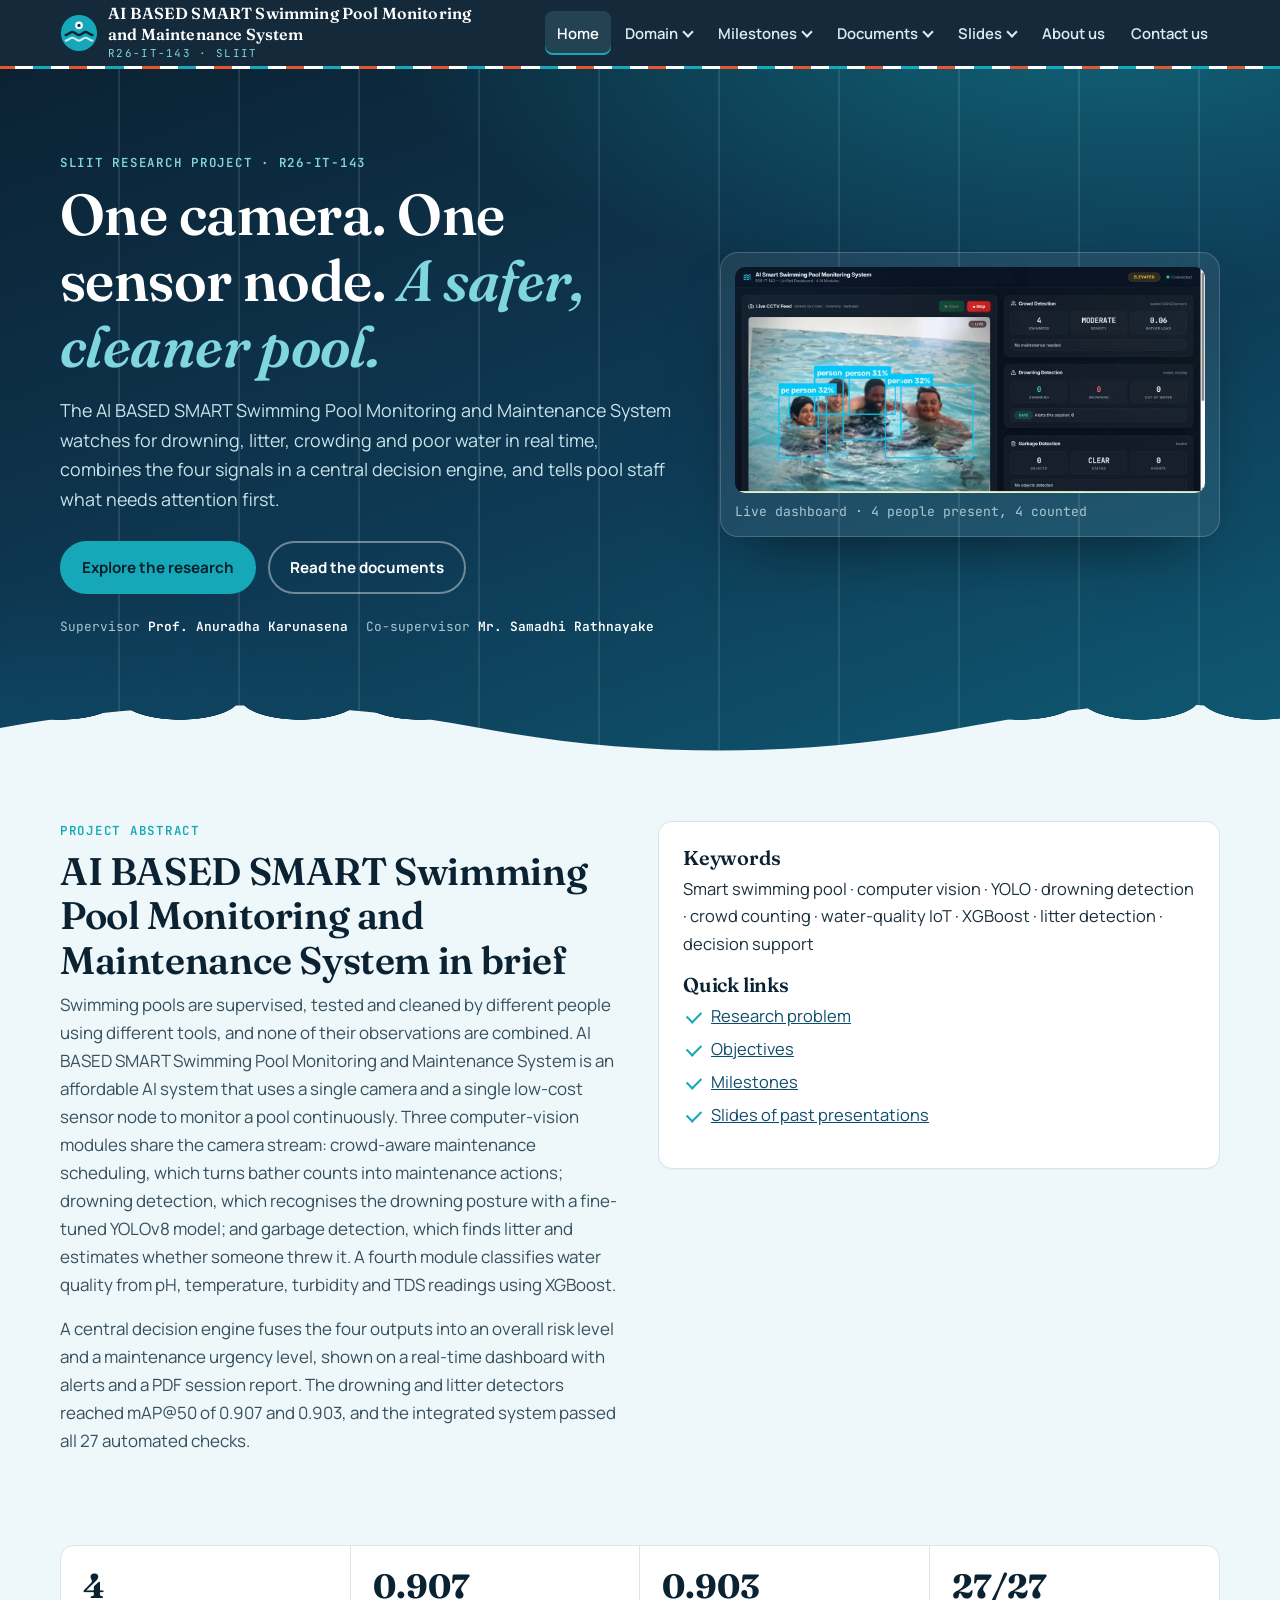
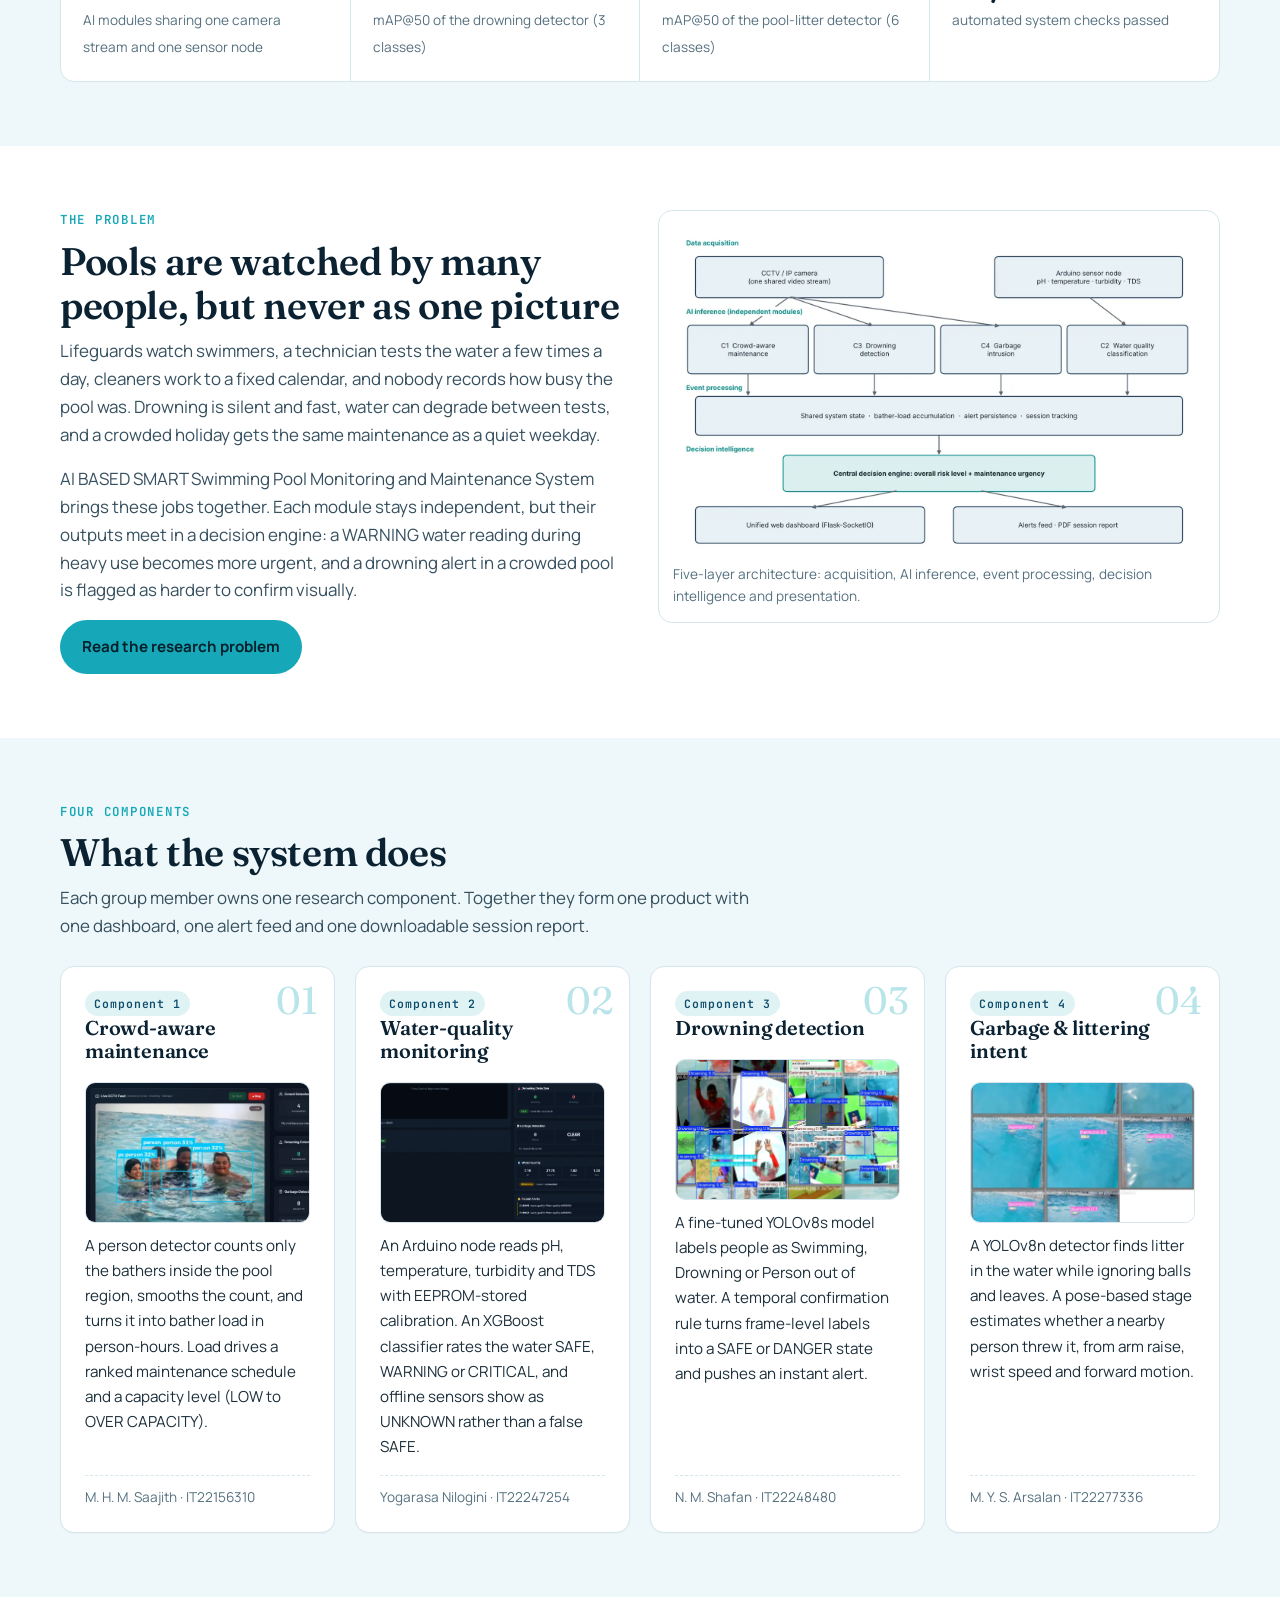
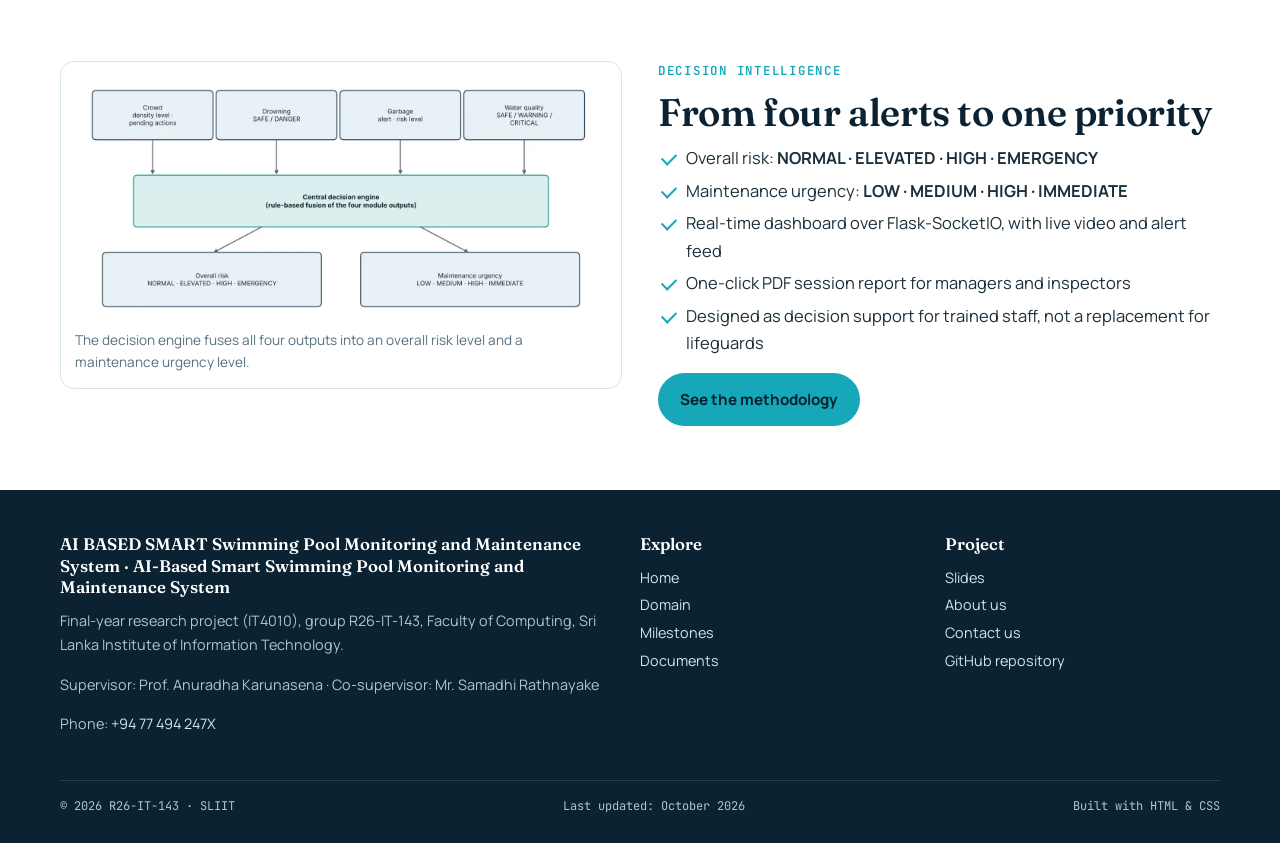
<file: index.html>
<!DOCTYPE html>
<html lang="en">
<head>
<meta charset="utf-8">
<meta name="viewport" content="width=device-width, initial-scale=1">
<title>Home | AI BASED SMART Swimming Pool Monitoring and Maintenance System · R26-IT-143</title>
<meta name="description" content="AI BASED SMART Swimming Pool Monitoring and Maintenance System: one camera, one sensor node and four AI modules that monitor swimmer safety, water quality, cleanliness and usage in a swimming pool.">
<meta property="og:title" content="Home | AI BASED SMART Swimming Pool Monitoring and Maintenance System · R26-IT-143">
<meta property="og:description" content="AI BASED SMART Swimming Pool Monitoring and Maintenance System: one camera, one sensor node and four AI modules that monitor swimmer safety, water quality, cleanliness and usage in a swimming pool.">
<meta property="og:type" content="website">
<meta property="og:image" content="assets/img/crowd.webp">
<link rel="icon" href="assets/img/favicon.svg" type="image/svg+xml">
<link rel="preconnect" href="https://fonts.googleapis.com"><link rel="preconnect" href="https://fonts.gstatic.com" crossorigin>
<link href="https://fonts.googleapis.com/css2?family=Fraunces:opsz,wght@9..144,500;9..144,600&family=JetBrains+Mono:wght@500;600&family=Manrope:wght@400;500;600;700&display=swap" rel="stylesheet">
<link rel="stylesheet" href="assets/css/style.css">
</head>
<body>
<a class="skip-link" href="#main">Skip to content</a>
<header class="site-header"><nav class="wrap nav" aria-label="Main">
<a class="brand" href="index.html"><svg width="38" height="38" viewBox="0 0 40 40" aria-hidden="true"><circle cx="20" cy="20" r="19" fill="#16a8b8"/>
<path d="M6 22c3 0 4-3 7-3s4 3 7 3 4-3 7-3 4 3 7 3" stroke="#0b2233" stroke-width="2.6" fill="none" stroke-linecap="round"/>
<path d="M6 28c3 0 4-3 7-3s4 3 7 3 4-3 7-3 4 3 7 3" stroke="#fff" stroke-width="2.2" fill="none" stroke-linecap="round" opacity=".8"/>
<circle cx="20" cy="12" r="4" fill="#fff"/><circle cx="20" cy="12" r="1.7" fill="#0b2233"/></svg><span><b>AI BASED SMART Swimming Pool Monitoring and Maintenance System</b><small>R26-IT-143 · SLIIT</small></span></a>
<input type="checkbox" id="nav-toggle"><label class="burger" for="nav-toggle" aria-label="Open menu"><span></span></label>
<ul class="menu"><li><a href="index.html" aria-current="page">Home</a></li><li class="has-sub"><a href="domain.html">Domain</a><ul class="sub"><li><a href="domain.html#literature">Literature survey</a></li><li><a href="domain.html#gap">Research gap</a></li><li><a href="domain.html#problem">Research problem</a></li><li><a href="domain.html#objectives">Research objectives</a></li><li><a href="domain.html#methodology">Methodology</a></li><li><a href="domain.html#technologies">Technologies used</a></li></ul></li><li class="has-sub"><a href="milestones.html">Milestones</a><ul class="sub"><li><a href="milestones.html#proposal">Project proposal</a></li><li><a href="milestones.html#pp1">Progress presentation 1</a></li><li><a href="milestones.html#pp2">Progress presentation 2</a></li><li><a href="milestones.html#final">Final assessment</a></li><li><a href="milestones.html#viva">Viva</a></li><li><a href="milestones.html#other">Other deliverables</a></li></ul></li><li class="has-sub"><a href="documents.html">Documents</a><ul class="sub"><li><a href="documents.html#charter">Project charter</a></li><li><a href="documents.html#proposal-docs">Proposal documents</a></li><li><a href="documents.html#checklists">Checklists</a></li><li><a href="documents.html#final-docs">Final documents</a></li><li><a href="documents.html#paper">Research paper</a></li></ul></li><li class="has-sub"><a href="presentations.html">Slides</a><ul class="sub"><li><a href="presentations.html#s-proposal">Proposal</a></li><li><a href="presentations.html#s-pp1">Progress 1</a></li><li><a href="presentations.html#s-pp2">Progress 2</a></li><li><a href="presentations.html#s-final">Final</a></li></ul></li><li><a href="about.html">About us</a></li><li><a href="contact.html">Contact us</a></li></ul></nav></header>
<main id="main">

<section class="hero"><div class="wrap">
<div><p class="eyebrow">SLIIT Research Project · R26-IT-143</p>
<h1>One camera. One sensor node. <em>A safer, cleaner pool.</em></h1>
<p class="lead">The AI BASED SMART Swimming Pool Monitoring and Maintenance System watches for drowning, litter, crowding and poor water in real time, combines the four signals in a central decision engine, and tells pool staff what needs attention first.</p>
<div class="cta"><a class="btn btn-primary" href="domain.html">Explore the research</a><a class="btn btn-ghost" href="documents.html">Read the documents</a></div>
<div class="meta-row"><span>Supervisor <b>Prof. Anuradha Karunasena</b></span><span>Co-supervisor <b>Mr. Samadhi Rathnayake</b></span></div></div>
<figure class="hero-card"><img src="assets/img/crowd.webp" alt="AI BASED SMART Swimming Pool Monitoring and Maintenance System dashboard counting four swimmers in the live feed" width="1400" height="670"><figcaption>Live dashboard · 4 people present, 4 counted</figcaption></figure>
</div></section>

<section class="block" id="abstract" style="padding-bottom:10px"><div class="wrap grid-2">
<div><p class="eyebrow">Project abstract</p><h2>AI BASED SMART Swimming Pool Monitoring and Maintenance System in brief</h2>
<p class="lead-sm">Swimming pools are supervised, tested and cleaned by different people using different tools, and none of their observations are combined. AI BASED SMART Swimming Pool Monitoring and Maintenance System is an affordable AI system that uses a single camera and a single low-cost sensor node to monitor a pool continuously. Three computer-vision modules share the camera stream: crowd-aware maintenance scheduling, which turns bather counts into maintenance actions; drowning detection, which recognises the drowning posture with a fine-tuned YOLOv8 model; and garbage detection, which finds litter and estimates whether someone threw it. A fourth module classifies water quality from pH, temperature, turbidity and TDS readings using XGBoost.</p>
<p class="lead-sm">A central decision engine fuses the four outputs into an overall risk level and a maintenance urgency level, shown on a real-time dashboard with alerts and a PDF session report. The drowning and litter detectors reached mAP@50 of 0.907 and 0.903, and the integrated system passed all 27 automated checks.</p></div>
<div class="card"><h3 style="margin-top:0">Keywords</h3><p>Smart swimming pool · computer vision · YOLO · drowning detection · crowd counting · water-quality IoT · XGBoost · litter detection · decision support</p>
<h3>Quick links</h3><ul class="check"><li><a href="domain.html#problem">Research problem</a></li><li><a href="domain.html#objectives">Objectives</a></li><li><a href="milestones.html">Milestones</a></li><li><a href="presentations.html">Slides of past presentations</a></li></ul></div>
</div></section>

<section class="block"><div class="wrap">
<div class="stats">
<div class="stat"><b>4</b><span>AI modules sharing one camera stream and one sensor node</span></div>
<div class="stat"><b>0.907</b><span>mAP@50 of the drowning detector (3 classes)</span></div>
<div class="stat"><b>0.903</b><span>mAP@50 of the pool-litter detector (6 classes)</span></div>
<div class="stat"><b>27/27</b><span>automated system checks passed</span></div>
</div></div></section>

<section class="block alt"><div class="wrap grid-2">
<div><p class="eyebrow">The problem</p><h2>Pools are watched by many people, but never as one picture</h2>
<p class="lead-sm">Lifeguards watch swimmers, a technician tests the water a few times a day, cleaners work to a fixed calendar, and nobody records how busy the pool was. Drowning is silent and fast, water can degrade between tests, and a crowded holiday gets the same maintenance as a quiet weekday.</p>
<p class="lead-sm">AI BASED SMART Swimming Pool Monitoring and Maintenance System brings these jobs together. Each module stays independent, but their outputs meet in a decision engine: a WARNING water reading during heavy use becomes more urgent, and a drowning alert in a crowded pool is flagged as harder to confirm visually.</p>
<a class="btn btn-primary" href="domain.html#problem">Read the research problem</a></div>
<figure class="panel"><img src="assets/img/architecture.webp" alt="Diagram of the five-layer AI BASED SMART Swimming Pool Monitoring and Maintenance System architecture: data acquisition, AI inference, event processing, decision intelligence and presentation" loading="lazy" width="1400" height="868"><figcaption>Five-layer architecture: acquisition, AI inference, event processing, decision intelligence and presentation.</figcaption></figure>
</div></section>

<section class="block"><div class="wrap">
<p class="eyebrow">Four components</p><h2>What the system does</h2>
<p class="lead-sm">Each group member owns one research component. Together they form one product with one dashboard, one alert feed and one downloadable session report.</p>
<div class="grid-4" style="margin-top:26px"><article class="card module"><span class="num">01</span><span class="tag">Component 1</span>
<h3>Crowd-aware maintenance</h3><img src="assets/img/crowd-live.webp" alt="Live CCTV feed on the AI BASED SMART Swimming Pool Monitoring and Maintenance System dashboard with four swimmers outlined by person-detection boxes and a crowd count of four" loading="lazy" width="1000" height="660"><p>A person detector counts only the bathers inside the pool region, smooths the count, and turns it into bather load in person-hours. Load drives a ranked maintenance schedule and a capacity level (LOW to OVER CAPACITY).</p><div class="who">M. H. M. Saajith · IT22156310</div></article><article class="card module"><span class="num">02</span><span class="tag">Component 2</span>
<h3>Water-quality monitoring</h3><img src="assets/img/water.webp" alt="Dashboard water-quality panel showing pH, temperature, chlorine, turbidity and TDS readings with a WARNING status and recent alerts" loading="lazy" width="1400" height="664"><p>An Arduino node reads pH, temperature, turbidity and TDS with EEPROM-stored calibration. An XGBoost classifier rates the water SAFE, WARNING or CRITICAL, and offline sensors show as UNKNOWN rather than a false SAFE.</p><div class="who">Yogarasa Nilogini · IT22247254</div></article><article class="card module"><span class="num">03</span><span class="tag">Component 3</span>
<h3>Drowning detection</h3><img src="assets/img/drowning.webp" alt="Grid of pool images in which the drowning model has labelled people as Drowning, Swimming or Person out of water with confidence scores" loading="lazy" width="900" height="900"><p>A fine-tuned YOLOv8s model labels people as Swimming, Drowning or Person out of water. A temporal confirmation rule turns frame-level labels into a SAFE or DANGER state and pushes an instant alert.</p><div class="who">N. M. Shafan · IT22248480</div></article><article class="card module"><span class="num">04</span><span class="tag">Component 4</span>
<h3>Garbage &amp; littering intent</h3><img src="assets/img/garbage.webp" alt="Grid of pool images in which the litter detector has boxed a floating piece of thermocol in the water" loading="lazy" width="900" height="900"><p>A YOLOv8n detector finds litter in the water while ignoring balls and leaves. A pose-based stage estimates whether a nearby person threw it, from arm raise, wrist speed and forward motion.</p><div class="who">M. Y. S. Arsalan · IT22277336</div></article></div></div></section>

<section class="block alt"><div class="wrap grid-2">
<figure class="panel"><img src="assets/img/decision-engine.webp" alt="Diagram of the four module outputs (crowd, drowning, garbage and water quality) feeding the central decision engine, which produces an overall risk level and a maintenance urgency level" loading="lazy" width="1400" height="644"><figcaption>The decision engine fuses all four outputs into an overall risk level and a maintenance urgency level.</figcaption></figure>
<div><p class="eyebrow">Decision intelligence</p><h2>From four alerts to one priority</h2>
<ul class="check">
<li>Overall risk: <b>NORMAL · ELEVATED · HIGH · EMERGENCY</b></li>
<li>Maintenance urgency: <b>LOW · MEDIUM · HIGH · IMMEDIATE</b></li>
<li>Real-time dashboard over Flask-SocketIO, with live video and alert feed</li>
<li>One-click PDF session report for managers and inspectors</li>
<li>Designed as decision support for trained staff, not a replacement for lifeguards</li>
</ul>
<a class="btn btn-primary" href="domain.html#methodology">See the methodology</a></div>
</div></section>

</main>
<footer class="site-footer"><div class="wrap"><div class="cols">
<div><h2>AI BASED SMART Swimming Pool Monitoring and Maintenance System · AI-Based Smart Swimming Pool Monitoring and Maintenance System</h2>
<p>Final-year research project (IT4010), group R26-IT-143, Faculty of Computing, Sri Lanka Institute of Information Technology.</p>
<p>Supervisor: Prof. Anuradha Karunasena · Co-supervisor: Mr. Samadhi Rathnayake</p>
<p>Phone: <a href="tel:+9477494247X">+94 77 494 247X</a></p></div>
<div><h2>Explore</h2><ul><li><a href="index.html">Home</a></li><li><a href="domain.html">Domain</a></li><li><a href="milestones.html">Milestones</a></li><li><a href="documents.html">Documents</a></li></ul></div>
<div><h2>Project</h2><ul><li><a href="presentations.html">Slides</a></li><li><a href="about.html">About us</a></li><li><a href="contact.html">Contact us</a></li><li><a href="https://github.com/muhammadusj001/r26-it-143">GitHub repository</a></li></ul></div>
</div><div class="legal"><span>© 2026 R26-IT-143 · SLIIT</span><span>Last updated: October 2026</span><span>Built with HTML &amp; CSS</span></div></div></footer>
</body>
</html>
</file>
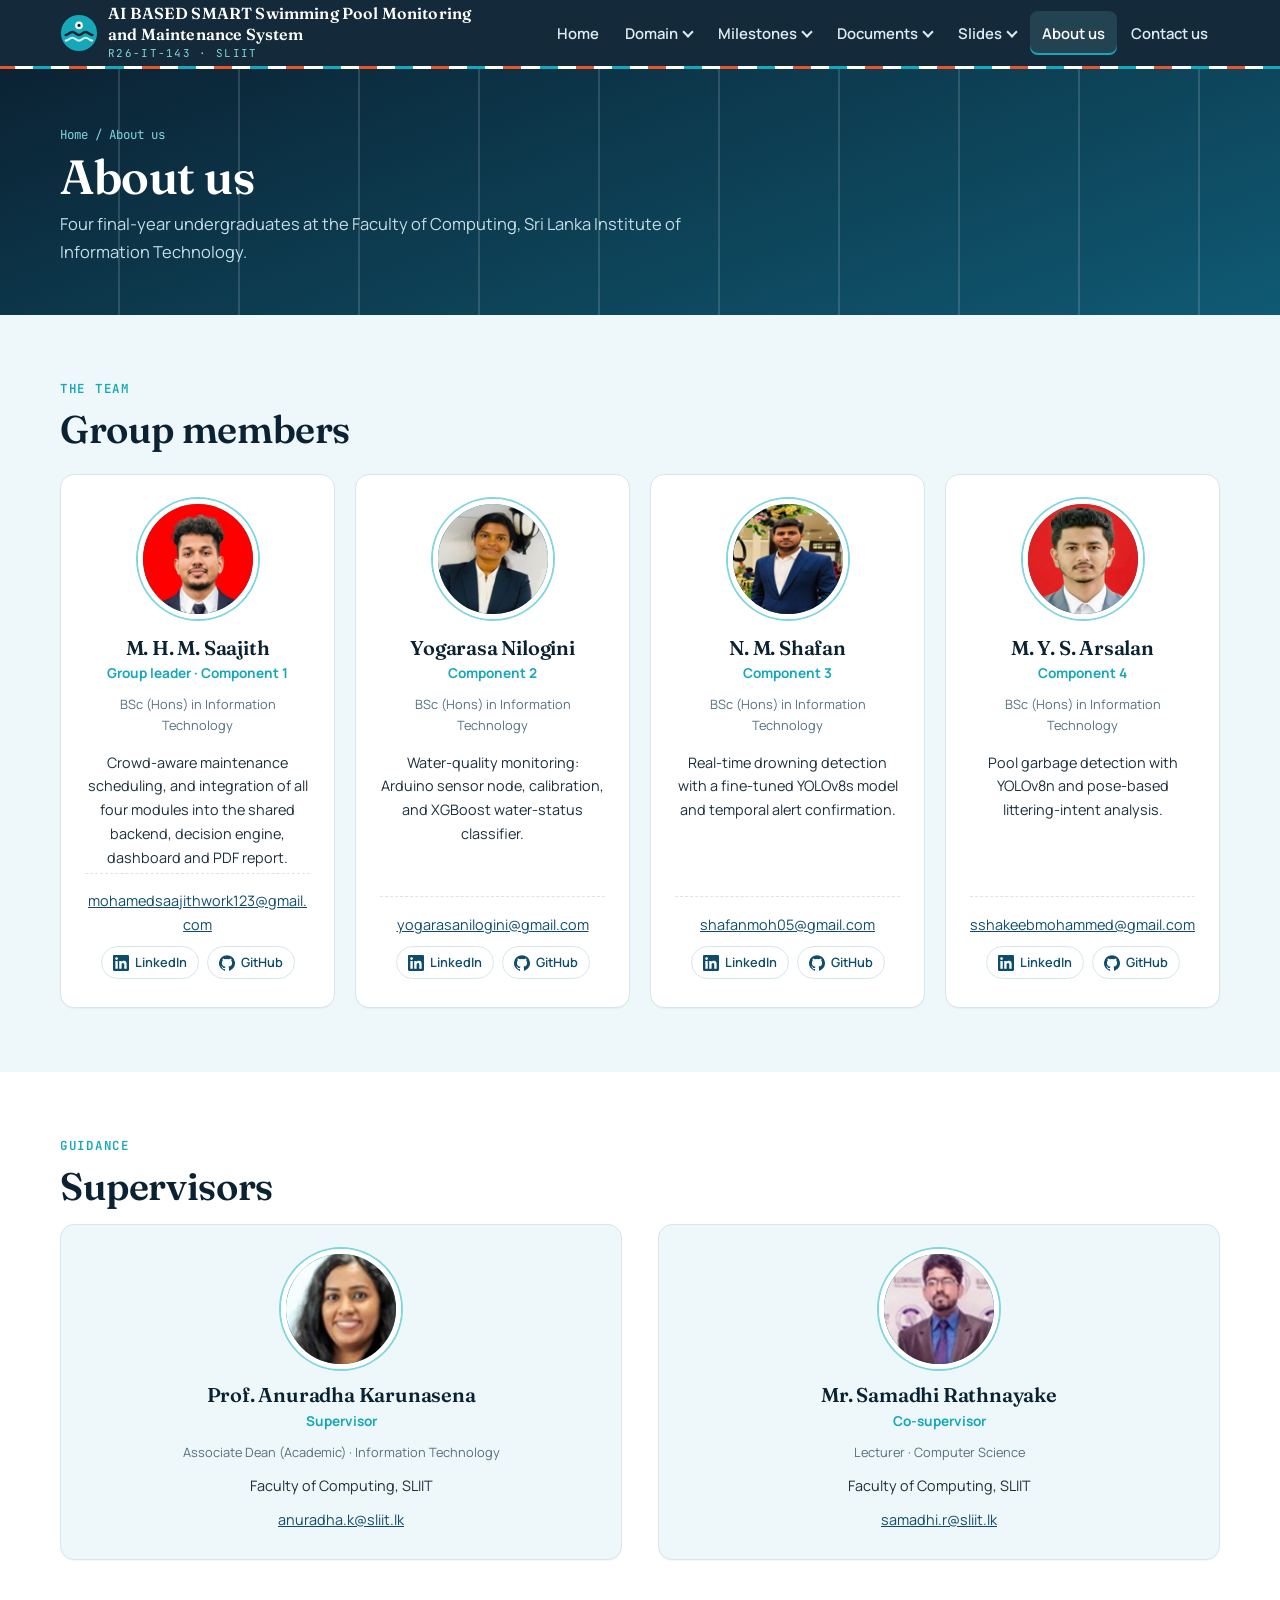
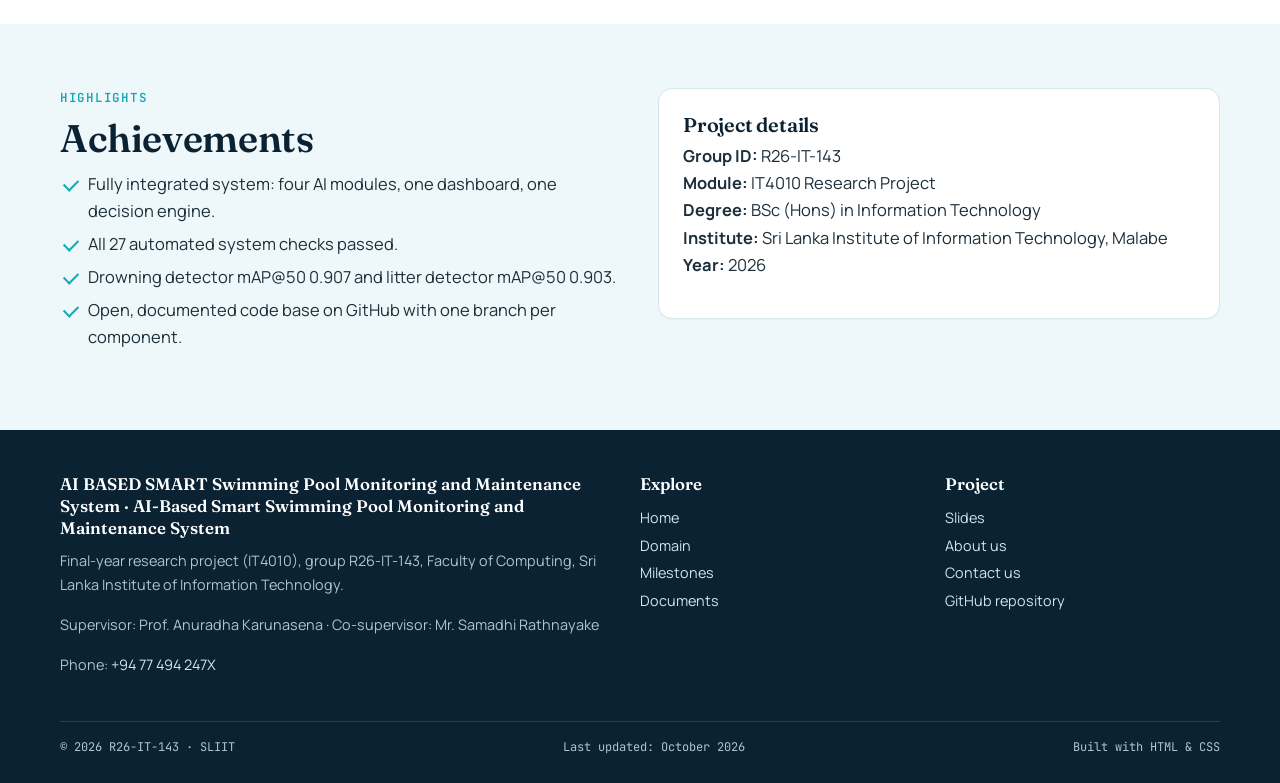
<file: about.html>
<!DOCTYPE html>
<html lang="en">
<head>
<meta charset="utf-8">
<meta name="viewport" content="width=device-width, initial-scale=1">
<title>About us | AI BASED SMART Swimming Pool Monitoring and Maintenance System · R26-IT-143</title>
<meta name="description" content="The AI BASED SMART Swimming Pool Monitoring and Maintenance System team, group R26-IT-143 at SLIIT, and our supervisors.">
<meta property="og:title" content="About us | AI BASED SMART Swimming Pool Monitoring and Maintenance System · R26-IT-143">
<meta property="og:description" content="The AI BASED SMART Swimming Pool Monitoring and Maintenance System team, group R26-IT-143 at SLIIT, and our supervisors.">
<meta property="og:type" content="website">
<meta property="og:image" content="assets/img/crowd.webp">
<link rel="icon" href="assets/img/favicon.svg" type="image/svg+xml">
<link rel="preconnect" href="https://fonts.googleapis.com"><link rel="preconnect" href="https://fonts.gstatic.com" crossorigin>
<link href="https://fonts.googleapis.com/css2?family=Fraunces:opsz,wght@9..144,500;9..144,600&family=JetBrains+Mono:wght@500;600&family=Manrope:wght@400;500;600;700&display=swap" rel="stylesheet">
<link rel="stylesheet" href="assets/css/style.css">
</head>
<body>
<a class="skip-link" href="#main">Skip to content</a>
<header class="site-header"><nav class="wrap nav" aria-label="Main">
<a class="brand" href="index.html"><svg width="38" height="38" viewBox="0 0 40 40" aria-hidden="true"><circle cx="20" cy="20" r="19" fill="#16a8b8"/>
<path d="M6 22c3 0 4-3 7-3s4 3 7 3 4-3 7-3 4 3 7 3" stroke="#0b2233" stroke-width="2.6" fill="none" stroke-linecap="round"/>
<path d="M6 28c3 0 4-3 7-3s4 3 7 3 4-3 7-3 4 3 7 3" stroke="#fff" stroke-width="2.2" fill="none" stroke-linecap="round" opacity=".8"/>
<circle cx="20" cy="12" r="4" fill="#fff"/><circle cx="20" cy="12" r="1.7" fill="#0b2233"/></svg><span><b>AI BASED SMART Swimming Pool Monitoring and Maintenance System</b><small>R26-IT-143 · SLIIT</small></span></a>
<input type="checkbox" id="nav-toggle"><label class="burger" for="nav-toggle" aria-label="Open menu"><span></span></label>
<ul class="menu"><li><a href="index.html">Home</a></li><li class="has-sub"><a href="domain.html">Domain</a><ul class="sub"><li><a href="domain.html#literature">Literature survey</a></li><li><a href="domain.html#gap">Research gap</a></li><li><a href="domain.html#problem">Research problem</a></li><li><a href="domain.html#objectives">Research objectives</a></li><li><a href="domain.html#methodology">Methodology</a></li><li><a href="domain.html#technologies">Technologies used</a></li></ul></li><li class="has-sub"><a href="milestones.html">Milestones</a><ul class="sub"><li><a href="milestones.html#proposal">Project proposal</a></li><li><a href="milestones.html#pp1">Progress presentation 1</a></li><li><a href="milestones.html#pp2">Progress presentation 2</a></li><li><a href="milestones.html#final">Final assessment</a></li><li><a href="milestones.html#viva">Viva</a></li><li><a href="milestones.html#other">Other deliverables</a></li></ul></li><li class="has-sub"><a href="documents.html">Documents</a><ul class="sub"><li><a href="documents.html#charter">Project charter</a></li><li><a href="documents.html#proposal-docs">Proposal documents</a></li><li><a href="documents.html#checklists">Checklists</a></li><li><a href="documents.html#final-docs">Final documents</a></li><li><a href="documents.html#paper">Research paper</a></li></ul></li><li class="has-sub"><a href="presentations.html">Slides</a><ul class="sub"><li><a href="presentations.html#s-proposal">Proposal</a></li><li><a href="presentations.html#s-pp1">Progress 1</a></li><li><a href="presentations.html#s-pp2">Progress 2</a></li><li><a href="presentations.html#s-final">Final</a></li></ul></li><li><a href="about.html" aria-current="page">About us</a></li><li><a href="contact.html">Contact us</a></li></ul></nav></header>
<main id="main">
<section class="banner"><div class="wrap"><div class="crumbs"><a href="index.html">Home</a> / About us</div><h1>About us</h1><p>Four final-year undergraduates at the Faculty of Computing, Sri Lanka Institute of Information Technology.</p></div></section>
<section class="block"><div class="wrap"><p class="eyebrow">The team</p><h2>Group members</h2>
<div class="grid-4 team" style="margin-top:22px"><article class="card member"><div class="avatar"><img src="assets/img/team/saajith.jpg" alt="Photo of M. H. M. Saajith" width="120" height="120"></div>
<h3>M. H. M. Saajith</h3><p class="role">Group leader · Component 1</p><p class="degree">BSc (Hons) in Information Technology</p><p>Crowd-aware maintenance scheduling, and integration of all four modules into the shared backend, decision engine, dashboard and PDF report.</p><div class="member-links"><p><a href="mailto:mohamedsaajithwork123@gmail.com">mohamedsaajithwork123@gmail.com</a></p>
<!-- add your profile link (replace # in the two links below) -->
<p class="social"><a href="#" aria-label="LinkedIn profile of M. H. M. Saajith"><svg width="16" height="16" viewBox="0 0 24 24" aria-hidden="true" focusable="false"><path fill="currentColor" d="M20.45 20.45h-3.56v-5.57c0-1.33-.02-3.04-1.85-3.04-1.85 0-2.14 1.45-2.14 2.94v5.67H9.35V9h3.41v1.56h.05c.48-.9 1.64-1.85 3.37-1.85 3.6 0 4.27 2.37 4.27 5.46v6.28zM5.34 7.43a2.06 2.06 0 1 1 0-4.13 2.06 2.06 0 0 1 0 4.13zM7.12 20.45H3.56V9h3.56v11.45zM22.22 0H1.77C.79 0 0 .77 0 1.73v20.54C0 23.23.79 24 1.77 24h20.45c.98 0 1.78-.77 1.78-1.73V1.73C24 .77 23.2 0 22.22 0z"/></svg><span>LinkedIn</span></a><a href="#" aria-label="GitHub profile of M. H. M. Saajith"><svg width="16" height="16" viewBox="0 0 24 24" aria-hidden="true" focusable="false"><path fill="currentColor" d="M12 .3a12 12 0 0 0-3.8 23.38c.6.12.82-.26.82-.58v-2.03c-3.34.73-4.04-1.61-4.04-1.61-.55-1.39-1.33-1.76-1.33-1.76-1.09-.74.08-.73.08-.73 1.2.09 1.84 1.24 1.84 1.24 1.07 1.83 2.81 1.3 3.5 1 .1-.78.42-1.31.76-1.61-2.67-.3-5.47-1.33-5.47-5.93 0-1.31.47-2.38 1.24-3.22-.14-.3-.54-1.52.1-3.18 0 0 1.01-.32 3.3 1.23a11.5 11.5 0 0 1 6 0c2.28-1.55 3.29-1.23 3.29-1.23.64 1.66.24 2.88.12 3.18.77.84 1.23 1.91 1.23 3.22 0 4.61-2.8 5.62-5.48 5.92.43.37.82 1.1.82 2.22v3.29c0 .32.21.7.82.58A12 12 0 0 0 12 .3"/></svg><span>GitHub</span></a></p></div></article><article class="card member"><div class="avatar"><img src="assets/img/team/nilogini.jpg" alt="Photo of Yogarasa Nilogini" width="120" height="120"></div>
<h3>Yogarasa Nilogini</h3><p class="role">Component 2</p><p class="degree">BSc (Hons) in Information Technology</p><p>Water-quality monitoring: Arduino sensor node, calibration, and XGBoost water-status classifier.</p><div class="member-links"><p><a href="mailto:yogarasanilogini@gmail.com">yogarasanilogini@gmail.com</a></p>
<!-- add your profile link (replace # in the two links below) -->
<p class="social"><a href="#" aria-label="LinkedIn profile of Yogarasa Nilogini"><svg width="16" height="16" viewBox="0 0 24 24" aria-hidden="true" focusable="false"><path fill="currentColor" d="M20.45 20.45h-3.56v-5.57c0-1.33-.02-3.04-1.85-3.04-1.85 0-2.14 1.45-2.14 2.94v5.67H9.35V9h3.41v1.56h.05c.48-.9 1.64-1.85 3.37-1.85 3.6 0 4.27 2.37 4.27 5.46v6.28zM5.34 7.43a2.06 2.06 0 1 1 0-4.13 2.06 2.06 0 0 1 0 4.13zM7.12 20.45H3.56V9h3.56v11.45zM22.22 0H1.77C.79 0 0 .77 0 1.73v20.54C0 23.23.79 24 1.77 24h20.45c.98 0 1.78-.77 1.78-1.73V1.73C24 .77 23.2 0 22.22 0z"/></svg><span>LinkedIn</span></a><a href="#" aria-label="GitHub profile of Yogarasa Nilogini"><svg width="16" height="16" viewBox="0 0 24 24" aria-hidden="true" focusable="false"><path fill="currentColor" d="M12 .3a12 12 0 0 0-3.8 23.38c.6.12.82-.26.82-.58v-2.03c-3.34.73-4.04-1.61-4.04-1.61-.55-1.39-1.33-1.76-1.33-1.76-1.09-.74.08-.73.08-.73 1.2.09 1.84 1.24 1.84 1.24 1.07 1.83 2.81 1.3 3.5 1 .1-.78.42-1.31.76-1.61-2.67-.3-5.47-1.33-5.47-5.93 0-1.31.47-2.38 1.24-3.22-.14-.3-.54-1.52.1-3.18 0 0 1.01-.32 3.3 1.23a11.5 11.5 0 0 1 6 0c2.28-1.55 3.29-1.23 3.29-1.23.64 1.66.24 2.88.12 3.18.77.84 1.23 1.91 1.23 3.22 0 4.61-2.8 5.62-5.48 5.92.43.37.82 1.1.82 2.22v3.29c0 .32.21.7.82.58A12 12 0 0 0 12 .3"/></svg><span>GitHub</span></a></p></div></article><article class="card member"><div class="avatar"><img src="assets/img/team/shafan.jpg" alt="Photo of N. M. Shafan" width="120" height="120"></div>
<h3>N. M. Shafan</h3><p class="role">Component 3</p><p class="degree">BSc (Hons) in Information Technology</p><p>Real-time drowning detection with a fine-tuned YOLOv8s model and temporal alert confirmation.</p><div class="member-links"><p><a href="mailto:shafanmoh05@gmail.com">shafanmoh05@gmail.com</a></p>
<!-- add your profile link (replace # in the two links below) -->
<p class="social"><a href="#" aria-label="LinkedIn profile of N. M. Shafan"><svg width="16" height="16" viewBox="0 0 24 24" aria-hidden="true" focusable="false"><path fill="currentColor" d="M20.45 20.45h-3.56v-5.57c0-1.33-.02-3.04-1.85-3.04-1.85 0-2.14 1.45-2.14 2.94v5.67H9.35V9h3.41v1.56h.05c.48-.9 1.64-1.85 3.37-1.85 3.6 0 4.27 2.37 4.27 5.46v6.28zM5.34 7.43a2.06 2.06 0 1 1 0-4.13 2.06 2.06 0 0 1 0 4.13zM7.12 20.45H3.56V9h3.56v11.45zM22.22 0H1.77C.79 0 0 .77 0 1.73v20.54C0 23.23.79 24 1.77 24h20.45c.98 0 1.78-.77 1.78-1.73V1.73C24 .77 23.2 0 22.22 0z"/></svg><span>LinkedIn</span></a><a href="#" aria-label="GitHub profile of N. M. Shafan"><svg width="16" height="16" viewBox="0 0 24 24" aria-hidden="true" focusable="false"><path fill="currentColor" d="M12 .3a12 12 0 0 0-3.8 23.38c.6.12.82-.26.82-.58v-2.03c-3.34.73-4.04-1.61-4.04-1.61-.55-1.39-1.33-1.76-1.33-1.76-1.09-.74.08-.73.08-.73 1.2.09 1.84 1.24 1.84 1.24 1.07 1.83 2.81 1.3 3.5 1 .1-.78.42-1.31.76-1.61-2.67-.3-5.47-1.33-5.47-5.93 0-1.31.47-2.38 1.24-3.22-.14-.3-.54-1.52.1-3.18 0 0 1.01-.32 3.3 1.23a11.5 11.5 0 0 1 6 0c2.28-1.55 3.29-1.23 3.29-1.23.64 1.66.24 2.88.12 3.18.77.84 1.23 1.91 1.23 3.22 0 4.61-2.8 5.62-5.48 5.92.43.37.82 1.1.82 2.22v3.29c0 .32.21.7.82.58A12 12 0 0 0 12 .3"/></svg><span>GitHub</span></a></p></div></article><article class="card member"><div class="avatar"><img src="assets/img/team/arsalan.jpg" alt="Photo of M. Y. S. Arsalan" width="120" height="120"></div>
<h3>M. Y. S. Arsalan</h3><p class="role">Component 4</p><p class="degree">BSc (Hons) in Information Technology</p><p>Pool garbage detection with YOLOv8n and pose-based littering-intent analysis.</p><div class="member-links"><p><a href="mailto:sshakeebmohammed@gmail.com">sshakeebmohammed@gmail.com</a></p>
<!-- add your profile link (replace # in the two links below) -->
<p class="social"><a href="#" aria-label="LinkedIn profile of M. Y. S. Arsalan"><svg width="16" height="16" viewBox="0 0 24 24" aria-hidden="true" focusable="false"><path fill="currentColor" d="M20.45 20.45h-3.56v-5.57c0-1.33-.02-3.04-1.85-3.04-1.85 0-2.14 1.45-2.14 2.94v5.67H9.35V9h3.41v1.56h.05c.48-.9 1.64-1.85 3.37-1.85 3.6 0 4.27 2.37 4.27 5.46v6.28zM5.34 7.43a2.06 2.06 0 1 1 0-4.13 2.06 2.06 0 0 1 0 4.13zM7.12 20.45H3.56V9h3.56v11.45zM22.22 0H1.77C.79 0 0 .77 0 1.73v20.54C0 23.23.79 24 1.77 24h20.45c.98 0 1.78-.77 1.78-1.73V1.73C24 .77 23.2 0 22.22 0z"/></svg><span>LinkedIn</span></a><a href="#" aria-label="GitHub profile of M. Y. S. Arsalan"><svg width="16" height="16" viewBox="0 0 24 24" aria-hidden="true" focusable="false"><path fill="currentColor" d="M12 .3a12 12 0 0 0-3.8 23.38c.6.12.82-.26.82-.58v-2.03c-3.34.73-4.04-1.61-4.04-1.61-.55-1.39-1.33-1.76-1.33-1.76-1.09-.74.08-.73.08-.73 1.2.09 1.84 1.24 1.84 1.24 1.07 1.83 2.81 1.3 3.5 1 .1-.78.42-1.31.76-1.61-2.67-.3-5.47-1.33-5.47-5.93 0-1.31.47-2.38 1.24-3.22-.14-.3-.54-1.52.1-3.18 0 0 1.01-.32 3.3 1.23a11.5 11.5 0 0 1 6 0c2.28-1.55 3.29-1.23 3.29-1.23.64 1.66.24 2.88.12 3.18.77.84 1.23 1.91 1.23 3.22 0 4.61-2.8 5.62-5.48 5.92.43.37.82 1.1.82 2.22v3.29c0 .32.21.7.82.58A12 12 0 0 0 12 .3"/></svg><span>GitHub</span></a></p></div></article></div></div></section>
<section class="block alt"><div class="wrap"><p class="eyebrow">Guidance</p><h2>Supervisors</h2><div class="grid-2" style="margin-top:16px">
<div class="card member"><div class="avatar"><img src="assets/img/team/karunasena.jpg" alt="Photo of Prof. Anuradha Karunasena" width="120" height="120" loading="lazy"></div><h3>Prof. Anuradha Karunasena</h3><p class="role">Supervisor</p><p class="degree">Associate Dean (Academic) · Information Technology</p><p>Faculty of Computing, SLIIT</p><p style="margin-top:10px"><a href="mailto:anuradha.k@sliit.lk">anuradha.k@sliit.lk</a></p></div>
<div class="card member"><div class="avatar"><img src="assets/img/team/rathnayake.jpg" alt="Photo of Mr. Samadhi Rathnayake" width="120" height="120" loading="lazy"></div><h3>Mr. Samadhi Rathnayake</h3><p class="role">Co-supervisor</p><p class="degree">Lecturer · Computer Science</p><p>Faculty of Computing, SLIIT</p><p style="margin-top:10px"><a href="mailto:samadhi.r@sliit.lk">samadhi.r@sliit.lk</a></p></div>
</div></div></section>
<section class="block"><div class="wrap grid-2"><div><p class="eyebrow">Highlights</p><h2>Achievements</h2>
<ul class="check"><li>Fully integrated system: four AI modules, one dashboard, one decision engine.</li>
<li>All 27 automated system checks passed.</li>
<li>Drowning detector mAP@50 0.907 and litter detector mAP@50 0.903.</li>
<li>Open, documented code base on GitHub with one branch per component.</li></ul></div>
<div class="card"><h3 style="margin-top:0">Project details</h3><p><b>Group ID:</b> R26-IT-143<br><b>Module:</b> IT4010 Research Project<br><b>Degree:</b> BSc (Hons) in Information Technology<br><b>Institute:</b> Sri Lanka Institute of Information Technology, Malabe<br><b>Year:</b> 2026</p></div></div></section>
</main>
<footer class="site-footer"><div class="wrap"><div class="cols">
<div><h2>AI BASED SMART Swimming Pool Monitoring and Maintenance System · AI-Based Smart Swimming Pool Monitoring and Maintenance System</h2>
<p>Final-year research project (IT4010), group R26-IT-143, Faculty of Computing, Sri Lanka Institute of Information Technology.</p>
<p>Supervisor: Prof. Anuradha Karunasena · Co-supervisor: Mr. Samadhi Rathnayake</p>
<p>Phone: <a href="tel:+9477494247X">+94 77 494 247X</a></p></div>
<div><h2>Explore</h2><ul><li><a href="index.html">Home</a></li><li><a href="domain.html">Domain</a></li><li><a href="milestones.html">Milestones</a></li><li><a href="documents.html">Documents</a></li></ul></div>
<div><h2>Project</h2><ul><li><a href="presentations.html">Slides</a></li><li><a href="about.html">About us</a></li><li><a href="contact.html">Contact us</a></li><li><a href="https://github.com/muhammadusj001/r26-it-143">GitHub repository</a></li></ul></div>
</div><div class="legal"><span>© 2026 R26-IT-143 · SLIIT</span><span>Last updated: October 2026</span><span>Built with HTML &amp; CSS</span></div></div></footer>
</body>
</html>
</file>
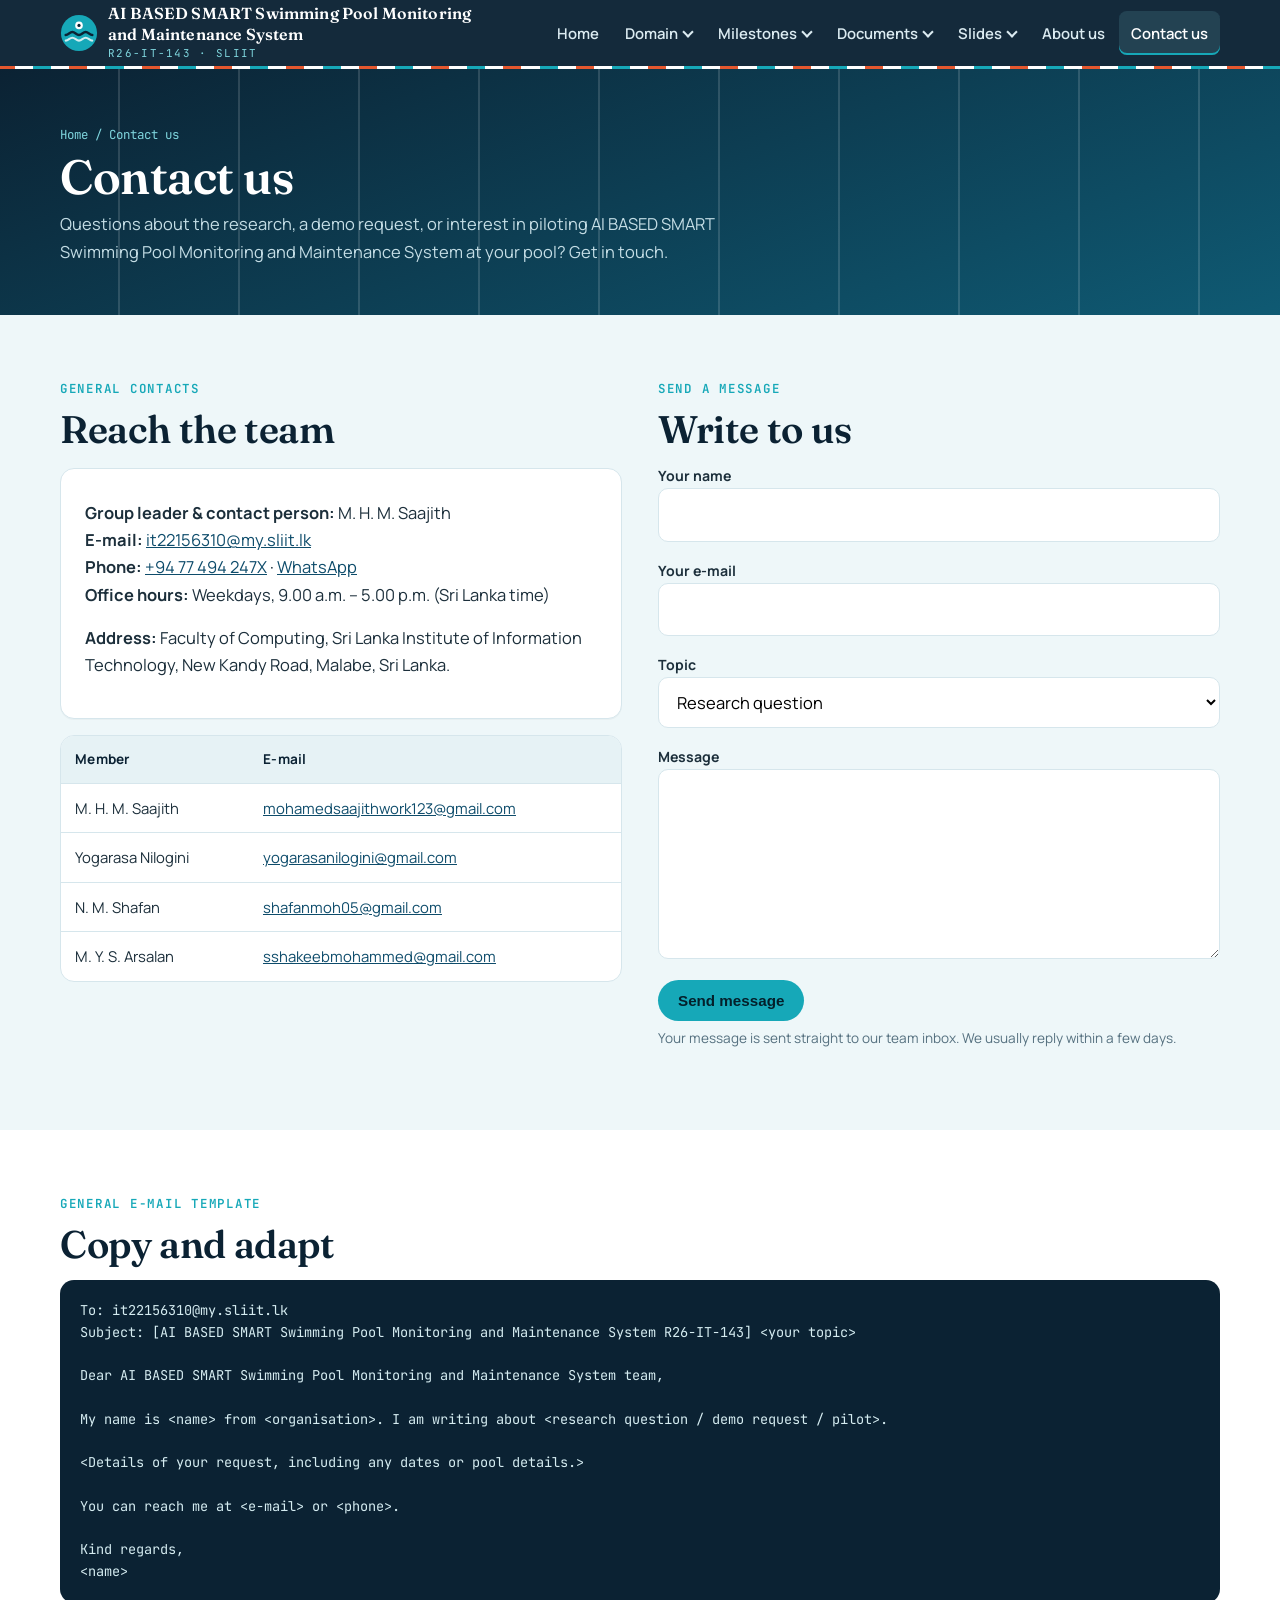
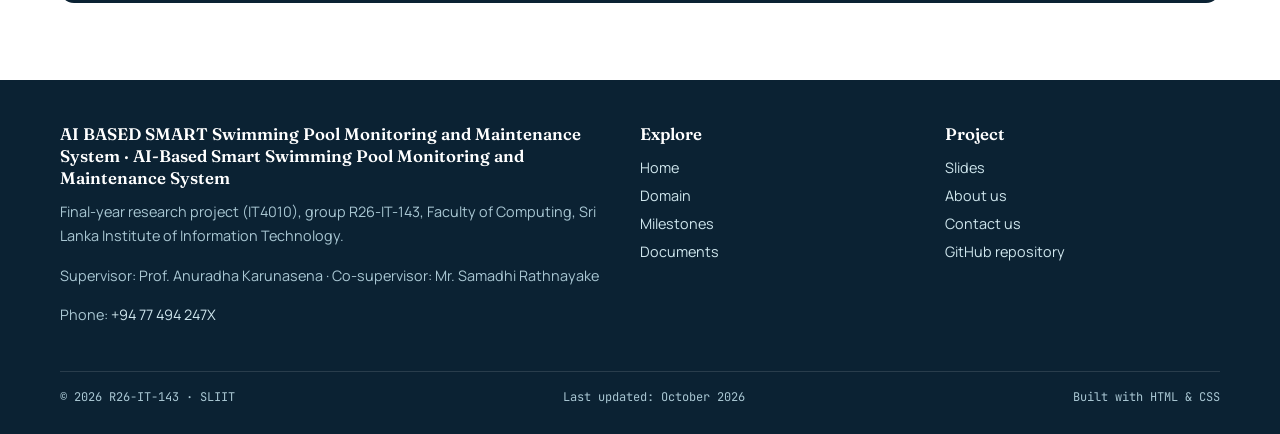
<file: contact.html>
<!DOCTYPE html>
<html lang="en">
<head>
<meta charset="utf-8">
<meta name="viewport" content="width=device-width, initial-scale=1">
<title>Contact us | AI BASED SMART Swimming Pool Monitoring and Maintenance System · R26-IT-143</title>
<meta name="description" content="Contact the AI BASED SMART Swimming Pool Monitoring and Maintenance System project team, R26-IT-143, SLIIT.">
<meta property="og:title" content="Contact us | AI BASED SMART Swimming Pool Monitoring and Maintenance System · R26-IT-143">
<meta property="og:description" content="Contact the AI BASED SMART Swimming Pool Monitoring and Maintenance System project team, R26-IT-143, SLIIT.">
<meta property="og:type" content="website">
<meta property="og:image" content="assets/img/crowd.webp">
<link rel="icon" href="assets/img/favicon.svg" type="image/svg+xml">
<link rel="preconnect" href="https://fonts.googleapis.com"><link rel="preconnect" href="https://fonts.gstatic.com" crossorigin>
<link href="https://fonts.googleapis.com/css2?family=Fraunces:opsz,wght@9..144,500;9..144,600&family=JetBrains+Mono:wght@500;600&family=Manrope:wght@400;500;600;700&display=swap" rel="stylesheet">
<link rel="stylesheet" href="assets/css/style.css">
</head>
<body>
<a class="skip-link" href="#main">Skip to content</a>
<header class="site-header"><nav class="wrap nav" aria-label="Main">
<a class="brand" href="index.html"><svg width="38" height="38" viewBox="0 0 40 40" aria-hidden="true"><circle cx="20" cy="20" r="19" fill="#16a8b8"/>
<path d="M6 22c3 0 4-3 7-3s4 3 7 3 4-3 7-3 4 3 7 3" stroke="#0b2233" stroke-width="2.6" fill="none" stroke-linecap="round"/>
<path d="M6 28c3 0 4-3 7-3s4 3 7 3 4-3 7-3 4 3 7 3" stroke="#fff" stroke-width="2.2" fill="none" stroke-linecap="round" opacity=".8"/>
<circle cx="20" cy="12" r="4" fill="#fff"/><circle cx="20" cy="12" r="1.7" fill="#0b2233"/></svg><span><b>AI BASED SMART Swimming Pool Monitoring and Maintenance System</b><small>R26-IT-143 · SLIIT</small></span></a>
<input type="checkbox" id="nav-toggle"><label class="burger" for="nav-toggle" aria-label="Open menu"><span></span></label>
<ul class="menu"><li><a href="index.html">Home</a></li><li class="has-sub"><a href="domain.html">Domain</a><ul class="sub"><li><a href="domain.html#literature">Literature survey</a></li><li><a href="domain.html#gap">Research gap</a></li><li><a href="domain.html#problem">Research problem</a></li><li><a href="domain.html#objectives">Research objectives</a></li><li><a href="domain.html#methodology">Methodology</a></li><li><a href="domain.html#technologies">Technologies used</a></li></ul></li><li class="has-sub"><a href="milestones.html">Milestones</a><ul class="sub"><li><a href="milestones.html#proposal">Project proposal</a></li><li><a href="milestones.html#pp1">Progress presentation 1</a></li><li><a href="milestones.html#pp2">Progress presentation 2</a></li><li><a href="milestones.html#final">Final assessment</a></li><li><a href="milestones.html#viva">Viva</a></li><li><a href="milestones.html#other">Other deliverables</a></li></ul></li><li class="has-sub"><a href="documents.html">Documents</a><ul class="sub"><li><a href="documents.html#charter">Project charter</a></li><li><a href="documents.html#proposal-docs">Proposal documents</a></li><li><a href="documents.html#checklists">Checklists</a></li><li><a href="documents.html#final-docs">Final documents</a></li><li><a href="documents.html#paper">Research paper</a></li></ul></li><li class="has-sub"><a href="presentations.html">Slides</a><ul class="sub"><li><a href="presentations.html#s-proposal">Proposal</a></li><li><a href="presentations.html#s-pp1">Progress 1</a></li><li><a href="presentations.html#s-pp2">Progress 2</a></li><li><a href="presentations.html#s-final">Final</a></li></ul></li><li><a href="about.html">About us</a></li><li><a href="contact.html" aria-current="page">Contact us</a></li></ul></nav></header>
<main id="main">
<section class="banner"><div class="wrap"><div class="crumbs"><a href="index.html">Home</a> / Contact us</div><h1>Contact us</h1><p>Questions about the research, a demo request, or interest in piloting AI BASED SMART Swimming Pool Monitoring and Maintenance System at your pool? Get in touch.</p></div></section>
<section class="block"><div class="wrap grid-2">
<div><p class="eyebrow">General contacts</p><h2>Reach the team</h2>
<div class="card" style="margin:16px 0"><p><b>Group leader &amp; contact person:</b> M. H. M. Saajith<br><b>E-mail:</b> <a href="mailto:it22156310@my.sliit.lk">it22156310@my.sliit.lk</a><br><b>Phone:</b> <a href="tel:+9477494247X">+94 77 494 247X</a> · <a href="https://wa.me/9477494247X">WhatsApp</a><br><b>Office hours:</b> Weekdays, 9.00 a.m. – 5.00 p.m. (Sri Lanka time)</p>
<p><b>Address:</b> Faculty of Computing, Sri Lanka Institute of Information Technology, New Kandy Road, Malabe, Sri Lanka.</p></div>
<div class="table-wrap"><table><thead><tr><th>Member</th><th>E-mail</th></tr></thead><tbody>
<tr><td>M. H. M. Saajith</td><td><a href="mailto:mohamedsaajithwork123@gmail.com">mohamedsaajithwork123@gmail.com</a></td></tr><tr><td>Yogarasa Nilogini</td><td><a href="mailto:yogarasanilogini@gmail.com">yogarasanilogini@gmail.com</a></td></tr><tr><td>N. M. Shafan</td><td><a href="mailto:shafanmoh05@gmail.com">shafanmoh05@gmail.com</a></td></tr><tr><td>M. Y. S. Arsalan</td><td><a href="mailto:sshakeebmohammed@gmail.com">sshakeebmohammed@gmail.com</a></td></tr>
</tbody></table></div></div>
<div><p class="eyebrow">Send a message</p><h2>Write to us</h2>
<form class="contact" action="https://formsubmit.co/it22156310@my.sliit.lk" method="POST">
<input type="hidden" name="_subject" value="New message from AI BASED SMART Swimming Pool Monitoring and Maintenance System website (R26-IT-143)">
<input type="hidden" name="_template" value="table">
<input type="hidden" name="_captcha" value="false">
<!-- After uploading, replace thanks.html with the full URL of thanks.html (e.g. https://your-site/thanks.html) -->
<input type="hidden" name="_next" value="thanks.html">
<input type="text" name="_honey" style="display:none" tabindex="-1" autocomplete="off">
<div><label for="n">Your name</label><input id="n" name="name" required></div>
<div><label for="e">Your e-mail</label><input id="e" name="email" type="email" required></div>
<div><label for="t">Topic</label><select id="t" name="topic"><option>Research question</option><option>Demo request</option><option>Pilot at our pool</option><option>Other</option></select></div>
<div><label for="m">Message</label><textarea id="m" name="message" rows="6" required></textarea></div>
<button class="btn btn-primary" type="submit" style="justify-self:start;border:0;cursor:pointer">Send message</button>
</form><p style="font-size:.85rem;color:var(--muted)">Your message is sent straight to our team inbox. We usually reply within a few days.</p></div>
</div></section>
<section class="block alt"><div class="wrap"><p class="eyebrow">General e-mail template</p><h2>Copy and adapt</h2>
<pre class="template">To: it22156310@my.sliit.lk
Subject: [AI BASED SMART Swimming Pool Monitoring and Maintenance System R26-IT-143] &lt;your topic&gt;

Dear AI BASED SMART Swimming Pool Monitoring and Maintenance System team,

My name is &lt;name&gt; from &lt;organisation&gt;. I am writing about &lt;research question / demo request / pilot&gt;.

&lt;Details of your request, including any dates or pool details.&gt;

You can reach me at &lt;e-mail&gt; or &lt;phone&gt;.

Kind regards,
&lt;name&gt;</pre></div></section>
</main>
<footer class="site-footer"><div class="wrap"><div class="cols">
<div><h2>AI BASED SMART Swimming Pool Monitoring and Maintenance System · AI-Based Smart Swimming Pool Monitoring and Maintenance System</h2>
<p>Final-year research project (IT4010), group R26-IT-143, Faculty of Computing, Sri Lanka Institute of Information Technology.</p>
<p>Supervisor: Prof. Anuradha Karunasena · Co-supervisor: Mr. Samadhi Rathnayake</p>
<p>Phone: <a href="tel:+9477494247X">+94 77 494 247X</a></p></div>
<div><h2>Explore</h2><ul><li><a href="index.html">Home</a></li><li><a href="domain.html">Domain</a></li><li><a href="milestones.html">Milestones</a></li><li><a href="documents.html">Documents</a></li></ul></div>
<div><h2>Project</h2><ul><li><a href="presentations.html">Slides</a></li><li><a href="about.html">About us</a></li><li><a href="contact.html">Contact us</a></li><li><a href="https://github.com/muhammadusj001/r26-it-143">GitHub repository</a></li></ul></div>
</div><div class="legal"><span>© 2026 R26-IT-143 · SLIIT</span><span>Last updated: October 2026</span><span>Built with HTML &amp; CSS</span></div></div></footer>
</body>
</html>
</file>
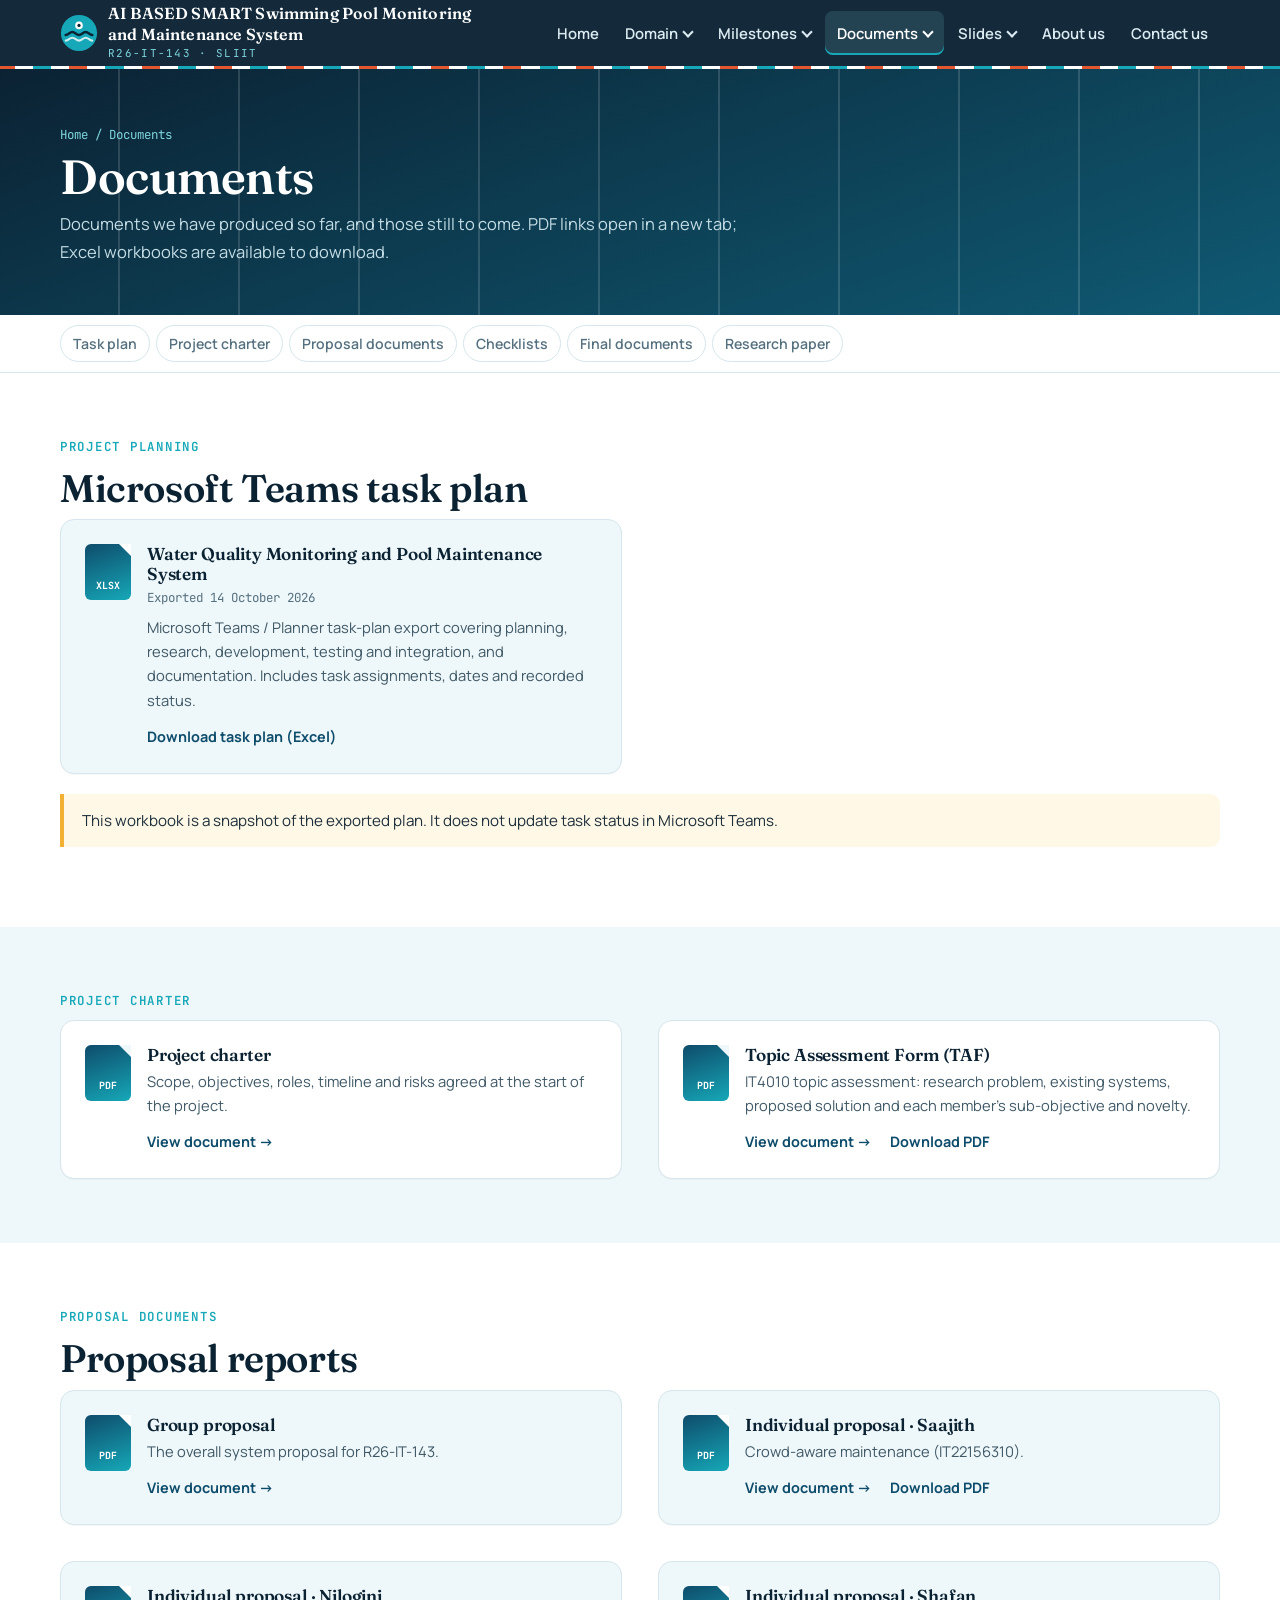
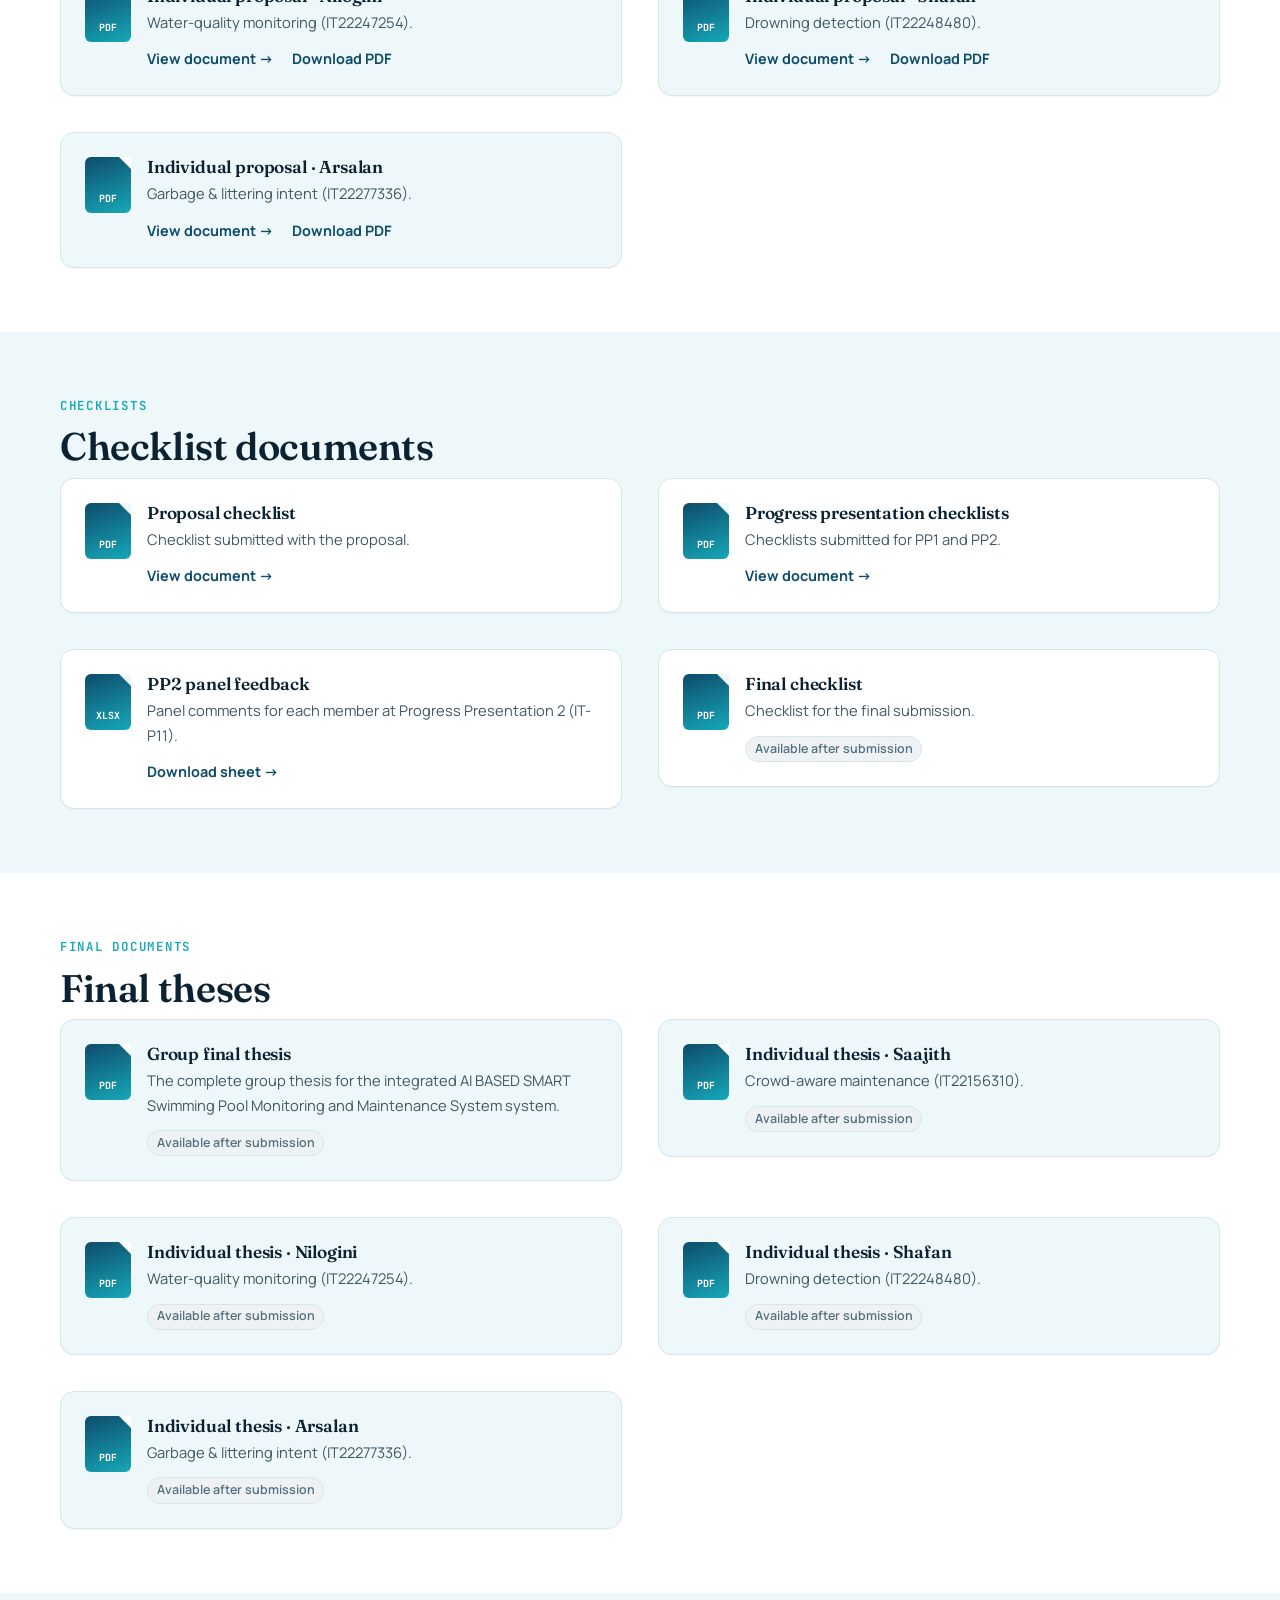
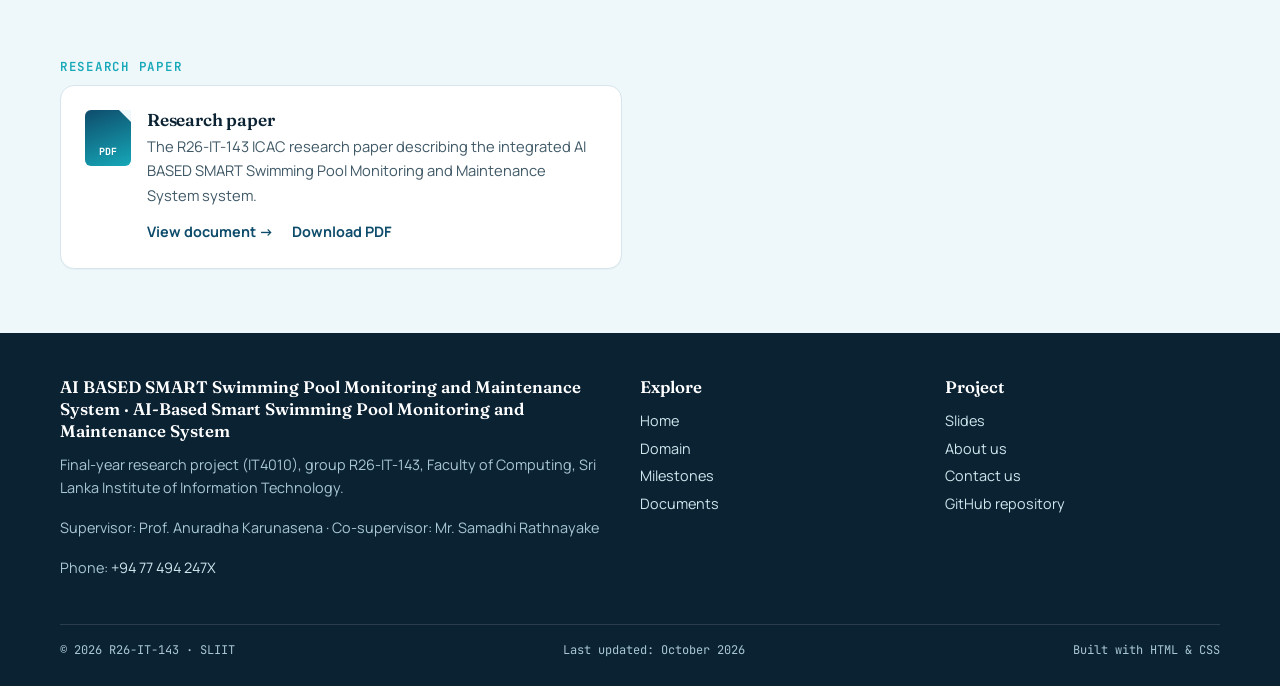
<file: documents.html>
<!DOCTYPE html>
<html lang="en">
<head>
<meta charset="utf-8">
<meta name="viewport" content="width=device-width, initial-scale=1">
<title>Documents | AI BASED SMART Swimming Pool Monitoring and Maintenance System · R26-IT-143</title>
<meta name="description" content="All documents produced for the AI BASED SMART Swimming Pool Monitoring and Maintenance System project, with links to view them.">
<meta property="og:title" content="Documents | AI BASED SMART Swimming Pool Monitoring and Maintenance System · R26-IT-143">
<meta property="og:description" content="All documents produced for the AI BASED SMART Swimming Pool Monitoring and Maintenance System project, with links to view them.">
<meta property="og:type" content="website">
<meta property="og:image" content="assets/img/crowd.webp">
<link rel="icon" href="assets/img/favicon.svg" type="image/svg+xml">
<link rel="preconnect" href="https://fonts.googleapis.com"><link rel="preconnect" href="https://fonts.gstatic.com" crossorigin>
<link href="https://fonts.googleapis.com/css2?family=Fraunces:opsz,wght@9..144,500;9..144,600&family=JetBrains+Mono:wght@500;600&family=Manrope:wght@400;500;600;700&display=swap" rel="stylesheet">
<link rel="stylesheet" href="assets/css/style.css">
</head>
<body>
<a class="skip-link" href="#main">Skip to content</a>
<header class="site-header"><nav class="wrap nav" aria-label="Main">
<a class="brand" href="index.html"><svg width="38" height="38" viewBox="0 0 40 40" aria-hidden="true"><circle cx="20" cy="20" r="19" fill="#16a8b8"/>
<path d="M6 22c3 0 4-3 7-3s4 3 7 3 4-3 7-3 4 3 7 3" stroke="#0b2233" stroke-width="2.6" fill="none" stroke-linecap="round"/>
<path d="M6 28c3 0 4-3 7-3s4 3 7 3 4-3 7-3 4 3 7 3" stroke="#fff" stroke-width="2.2" fill="none" stroke-linecap="round" opacity=".8"/>
<circle cx="20" cy="12" r="4" fill="#fff"/><circle cx="20" cy="12" r="1.7" fill="#0b2233"/></svg><span><b>AI BASED SMART Swimming Pool Monitoring and Maintenance System</b><small>R26-IT-143 · SLIIT</small></span></a>
<input type="checkbox" id="nav-toggle"><label class="burger" for="nav-toggle" aria-label="Open menu"><span></span></label>
<ul class="menu"><li><a href="index.html">Home</a></li><li class="has-sub"><a href="domain.html">Domain</a><ul class="sub"><li><a href="domain.html#literature">Literature survey</a></li><li><a href="domain.html#gap">Research gap</a></li><li><a href="domain.html#problem">Research problem</a></li><li><a href="domain.html#objectives">Research objectives</a></li><li><a href="domain.html#methodology">Methodology</a></li><li><a href="domain.html#technologies">Technologies used</a></li></ul></li><li class="has-sub"><a href="milestones.html">Milestones</a><ul class="sub"><li><a href="milestones.html#proposal">Project proposal</a></li><li><a href="milestones.html#pp1">Progress presentation 1</a></li><li><a href="milestones.html#pp2">Progress presentation 2</a></li><li><a href="milestones.html#final">Final assessment</a></li><li><a href="milestones.html#viva">Viva</a></li><li><a href="milestones.html#other">Other deliverables</a></li></ul></li><li class="has-sub"><a href="documents.html" aria-current="page">Documents</a><ul class="sub"><li><a href="documents.html#charter">Project charter</a></li><li><a href="documents.html#proposal-docs">Proposal documents</a></li><li><a href="documents.html#checklists">Checklists</a></li><li><a href="documents.html#final-docs">Final documents</a></li><li><a href="documents.html#paper">Research paper</a></li></ul></li><li class="has-sub"><a href="presentations.html">Slides</a><ul class="sub"><li><a href="presentations.html#s-proposal">Proposal</a></li><li><a href="presentations.html#s-pp1">Progress 1</a></li><li><a href="presentations.html#s-pp2">Progress 2</a></li><li><a href="presentations.html#s-final">Final</a></li></ul></li><li><a href="about.html">About us</a></li><li><a href="contact.html">Contact us</a></li></ul></nav></header>
<main id="main">
<section class="banner"><div class="wrap"><div class="crumbs"><a href="index.html">Home</a> / Documents</div><h1>Documents</h1><p>Documents we have produced so far, and those still to come. PDF links open in a new tab; Excel workbooks are available to download.</p></div></section><nav class="subnav" aria-label="On this page"><div class="wrap"><a href="#task-plan">Task plan</a><a href="#charter">Project charter</a><a href="#proposal-docs">Proposal documents</a><a href="#checklists">Checklists</a><a href="#final-docs">Final documents</a><a href="#paper">Research paper</a></div></nav>
<section class="block alt" id="task-plan"><div class="wrap"><p class="eyebrow">Project planning</p><h2>Microsoft Teams task plan</h2><div class="grid-2"><div class="card doc"><div class="ico">XLSX</div><div><h3>Water Quality Monitoring and Pool Maintenance System</h3><p class="doc-date">Exported 14 October 2026</p><p>Microsoft Teams / Planner task-plan export covering planning, research, development, testing and integration, and documentation. Includes task assignments, dates and recorded status.</p><a class="link" href="docs/ms-teams-task-plan.xlsx" download>Download task plan (Excel)</a></div></div></div><p class="note" style="margin-top:20px">This workbook is a snapshot of the exported plan. It does not update task status in Microsoft Teams.</p></div></section>
<section class="block" id="charter"><div class="wrap"><p class="eyebrow">Project charter</p><div class="grid-2">
<div class="card doc"><div class="ico">PDF</div><div><h2>Project charter</h2><p>Scope, objectives, roles, timeline and risks agreed at the start of the project.</p><a class="link" href="docs/project-charter.pdf" target="_blank" rel="noopener">View document →</a></div></div>
<div class="card doc"><div class="ico">PDF</div><div><h2>Topic Assessment Form (TAF)</h2><p>IT4010 topic assessment: research problem, existing systems, proposed solution and each member's sub-objective and novelty.</p><a class="link" href="docs/topic-assessment-form.pdf" target="_blank" rel="noopener">View document →</a><a class="link" href="docs/topic-assessment-form.pdf" download>Download PDF</a></div></div>
</div></div></section>
<section class="block alt" id="proposal-docs"><div class="wrap"><p class="eyebrow">Proposal documents</p><h2>Proposal reports</h2><div class="grid-2">
<div class="card doc"><div class="ico">PDF</div><div><h3>Group proposal</h3><p>The overall system proposal for R26-IT-143.</p><a class="link" href="docs/proposal-group.pdf" target="_blank" rel="noopener">View document →</a></div></div>
<div class="card doc"><div class="ico">PDF</div><div><h3>Individual proposal · Saajith</h3><p>Crowd-aware maintenance (IT22156310).</p><a class="link" href="docs/proposal-IT22156310.pdf" target="_blank" rel="noopener">View document →</a><a class="link" href="docs/proposal-IT22156310.pdf" download>Download PDF</a></div></div><div class="card doc"><div class="ico">PDF</div><div><h3>Individual proposal · Nilogini</h3><p>Water-quality monitoring (IT22247254).</p><a class="link" href="docs/proposal-IT22247254.pdf" target="_blank" rel="noopener">View document →</a><a class="link" href="docs/proposal-IT22247254.pdf" download>Download PDF</a></div></div><div class="card doc"><div class="ico">PDF</div><div><h3>Individual proposal · Shafan</h3><p>Drowning detection (IT22248480).</p><a class="link" href="docs/proposal-IT22248480.pdf" target="_blank" rel="noopener">View document →</a><a class="link" href="docs/proposal-IT22248480.pdf" download>Download PDF</a></div></div><div class="card doc"><div class="ico">PDF</div><div><h3>Individual proposal · Arsalan</h3><p>Garbage & littering intent (IT22277336).</p><a class="link" href="docs/proposal-IT22277336.pdf" target="_blank" rel="noopener">View document →</a><a class="link" href="docs/proposal-IT22277336.pdf" download>Download PDF</a></div></div>
</div></div></section>
<section class="block" id="checklists"><div class="wrap"><p class="eyebrow">Checklists</p><h2>Checklist documents</h2><div class="grid-2">
<div class="card doc"><div class="ico">PDF</div><div><h3>Proposal checklist</h3><p>Checklist submitted with the proposal.</p><a class="link" href="docs/checklist-proposal.pdf" target="_blank" rel="noopener">View document →</a></div></div>
<div class="card doc"><div class="ico">PDF</div><div><h3>Progress presentation checklists</h3><p>Checklists submitted for PP1 and PP2.</p><a class="link" href="docs/checklist-progress.pdf" target="_blank" rel="noopener">View document →</a></div></div>
<div class="card doc"><div class="ico">XLSX</div><div><h3>PP2 panel feedback</h3><p>Panel comments for each member at Progress Presentation 2 (IT-P11).</p><a class="link" href="docs/pp2-panel-feedback.xlsx" download>Download sheet →</a></div></div>
<div class="card doc"><div class="ico">PDF</div><div><h3>Final checklist</h3><p>Checklist for the final submission.</p><span class="link off">Available after submission</span></div></div>
</div></div></section>
<section class="block alt" id="final-docs"><div class="wrap"><p class="eyebrow">Final documents</p><h2>Final theses</h2><div class="grid-2">
<div class="card doc"><div class="ico">PDF</div><div><h3>Group final thesis</h3><p>The complete group thesis for the integrated AI BASED SMART Swimming Pool Monitoring and Maintenance System system.</p><span class="link off">Available after submission</span></div></div>
<div class="card doc"><div class="ico">PDF</div><div><h3>Individual thesis · Saajith</h3><p>Crowd-aware maintenance (IT22156310).</p><span class="link off">Available after submission</span></div></div><div class="card doc"><div class="ico">PDF</div><div><h3>Individual thesis · Nilogini</h3><p>Water-quality monitoring (IT22247254).</p><span class="link off">Available after submission</span></div></div><div class="card doc"><div class="ico">PDF</div><div><h3>Individual thesis · Shafan</h3><p>Drowning detection (IT22248480).</p><span class="link off">Available after submission</span></div></div><div class="card doc"><div class="ico">PDF</div><div><h3>Individual thesis · Arsalan</h3><p>Garbage & littering intent (IT22277336).</p><span class="link off">Available after submission</span></div></div>
</div></div></section>
<section class="block" id="paper"><div class="wrap"><p class="eyebrow">Research paper</p><div class="grid-2">
<div class="card doc"><div class="ico">PDF</div><div><h2>Research paper</h2><p>The R26-IT-143 ICAC research paper describing the integrated AI BASED SMART Swimming Pool Monitoring and Maintenance System system.</p><a class="link" href="docs/research-paper.pdf" target="_blank" rel="noopener">View document →</a><a class="link" href="docs/research-paper.pdf" download>Download PDF</a></div></div>
</div></div></section>
</main>
<footer class="site-footer"><div class="wrap"><div class="cols">
<div><h2>AI BASED SMART Swimming Pool Monitoring and Maintenance System · AI-Based Smart Swimming Pool Monitoring and Maintenance System</h2>
<p>Final-year research project (IT4010), group R26-IT-143, Faculty of Computing, Sri Lanka Institute of Information Technology.</p>
<p>Supervisor: Prof. Anuradha Karunasena · Co-supervisor: Mr. Samadhi Rathnayake</p>
<p>Phone: <a href="tel:+9477494247X">+94 77 494 247X</a></p></div>
<div><h2>Explore</h2><ul><li><a href="index.html">Home</a></li><li><a href="domain.html">Domain</a></li><li><a href="milestones.html">Milestones</a></li><li><a href="documents.html">Documents</a></li></ul></div>
<div><h2>Project</h2><ul><li><a href="presentations.html">Slides</a></li><li><a href="about.html">About us</a></li><li><a href="contact.html">Contact us</a></li><li><a href="https://github.com/muhammadusj001/r26-it-143">GitHub repository</a></li></ul></div>
</div><div class="legal"><span>© 2026 R26-IT-143 · SLIIT</span><span>Last updated: October 2026</span><span>Built with HTML &amp; CSS</span></div></div></footer>
</body>
</html>
</file>
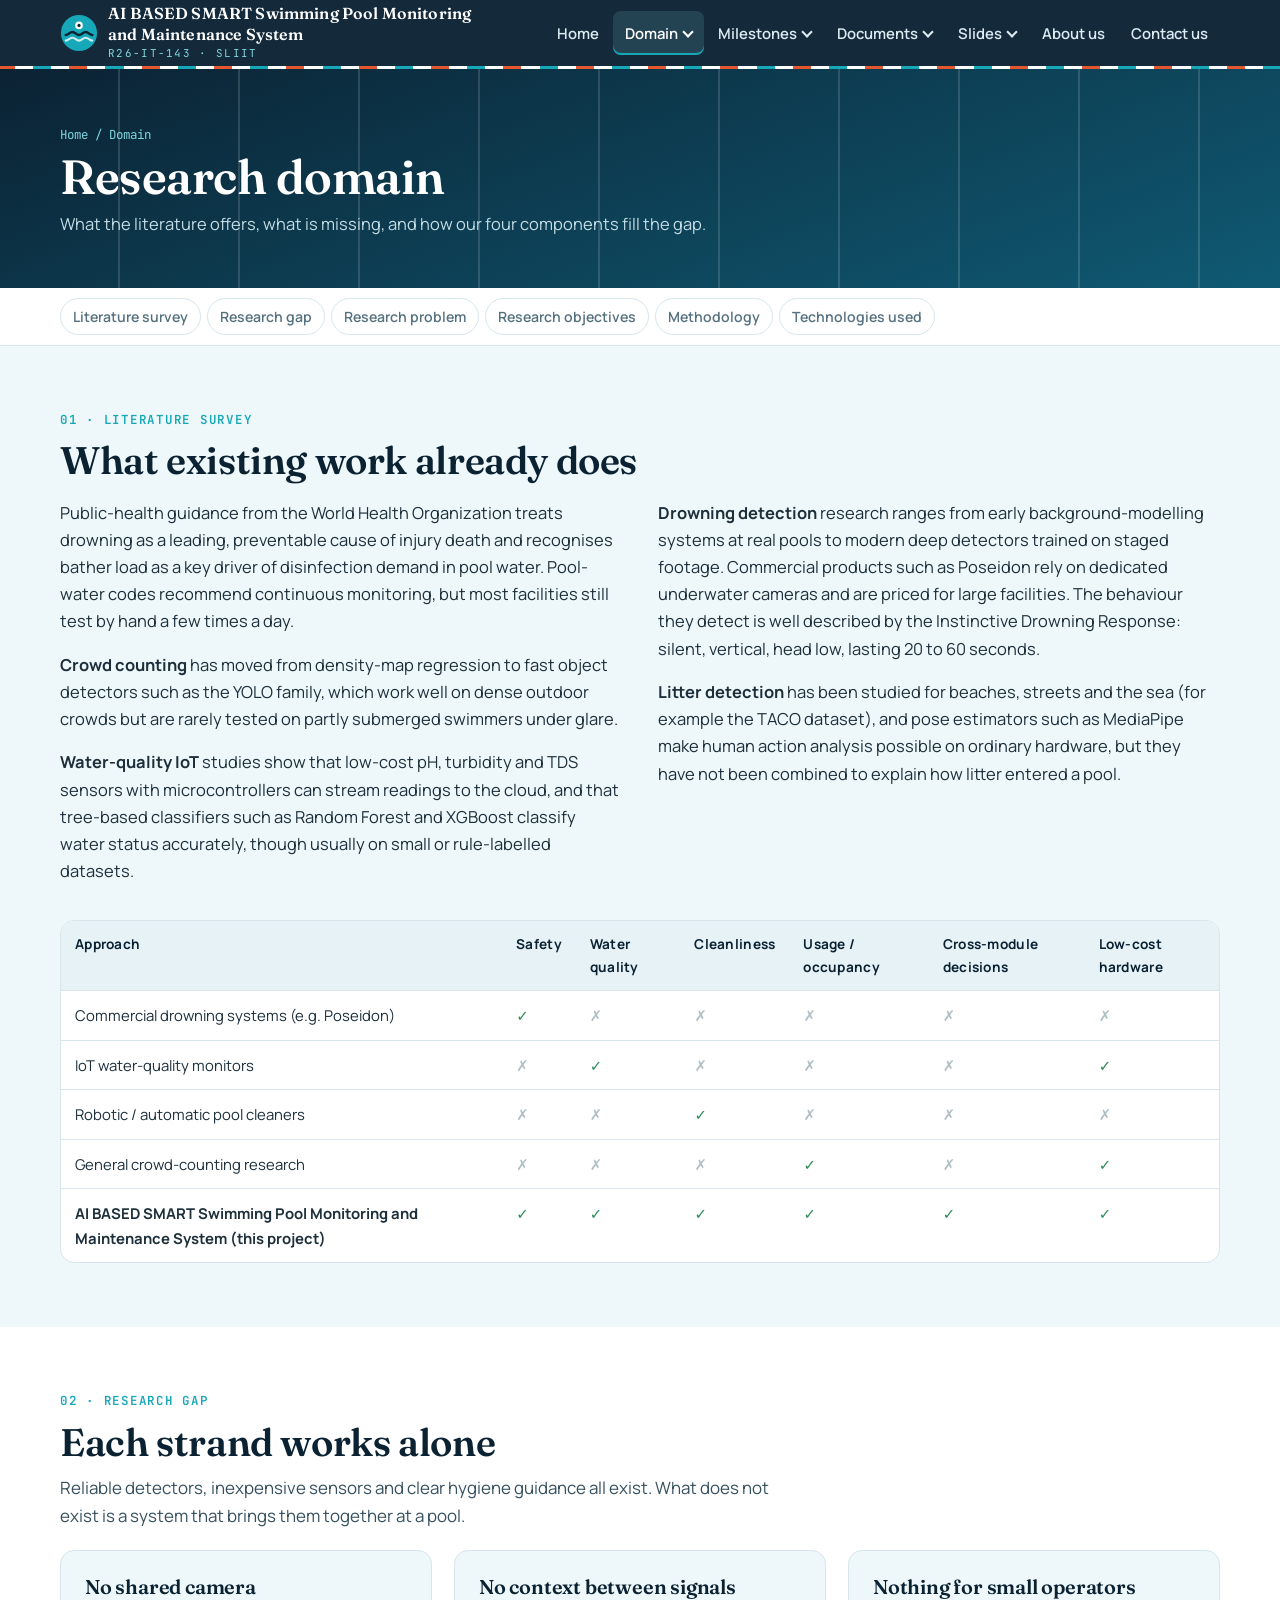
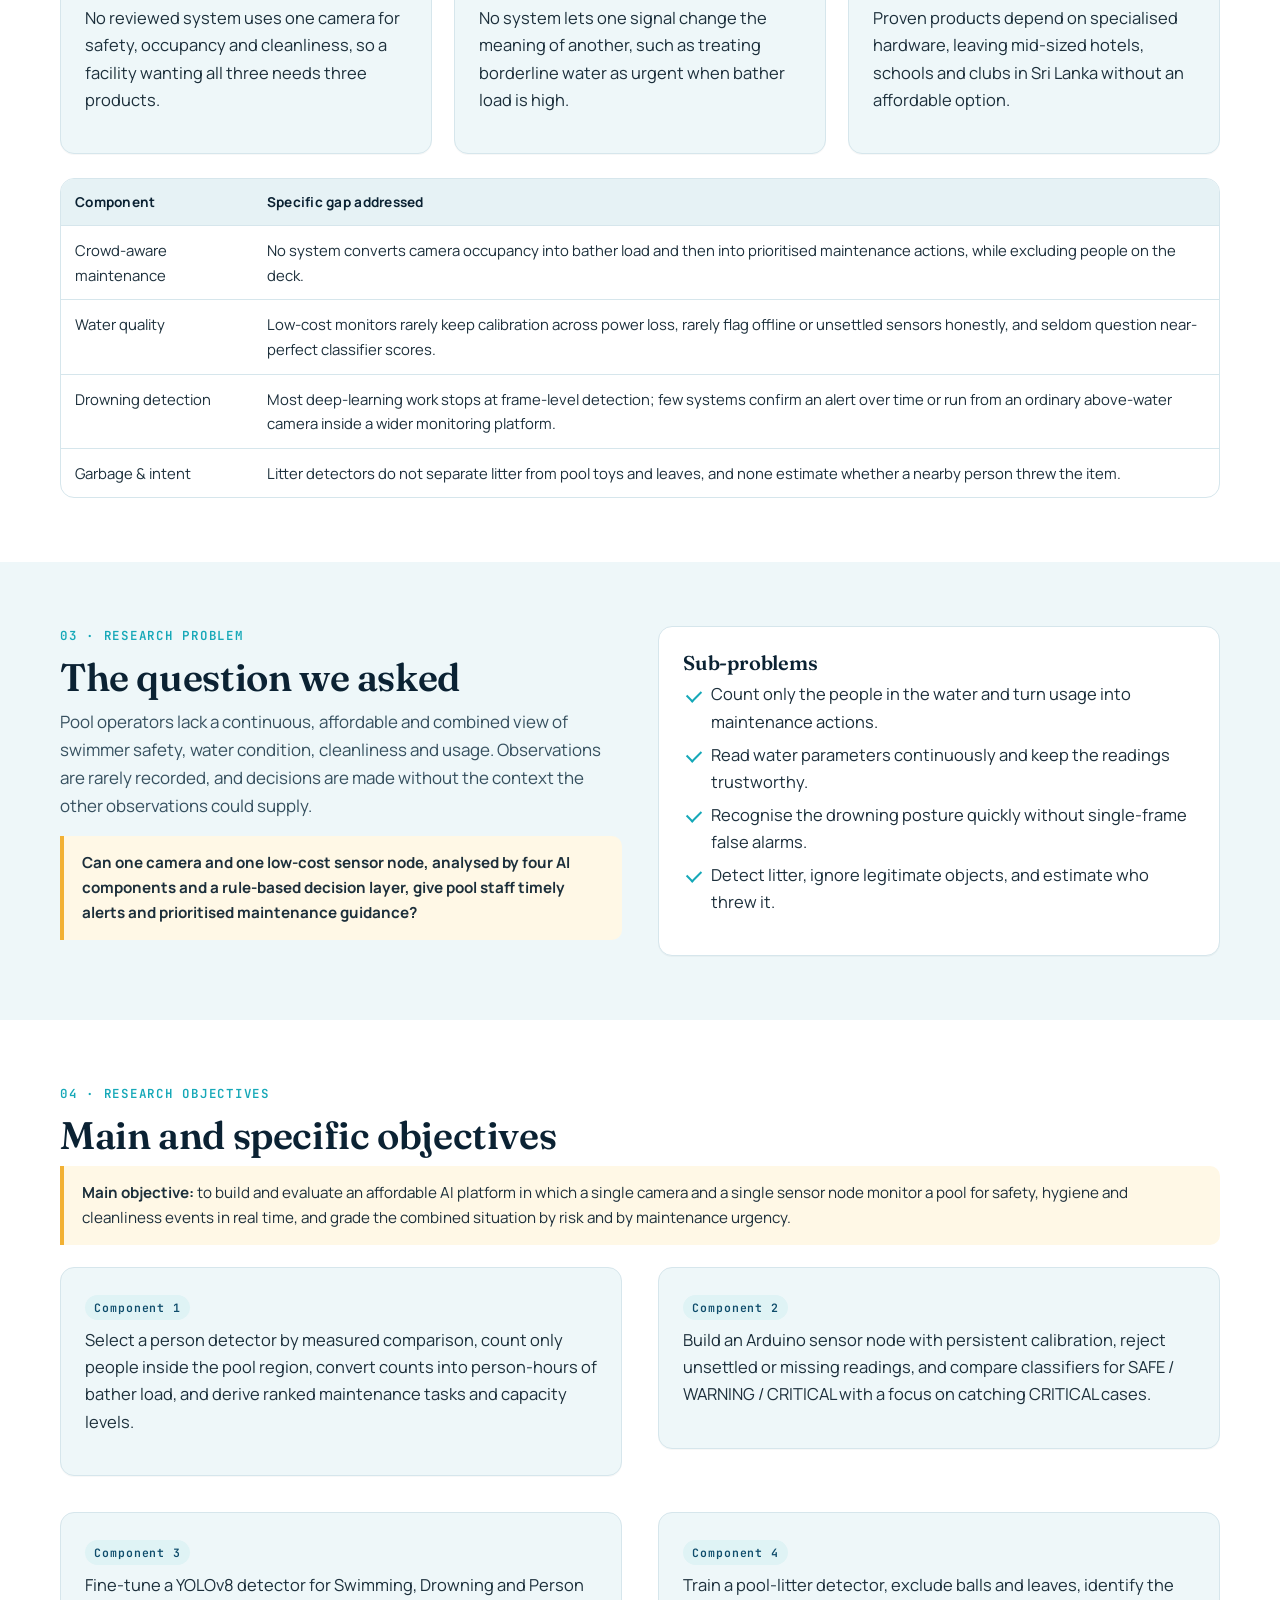
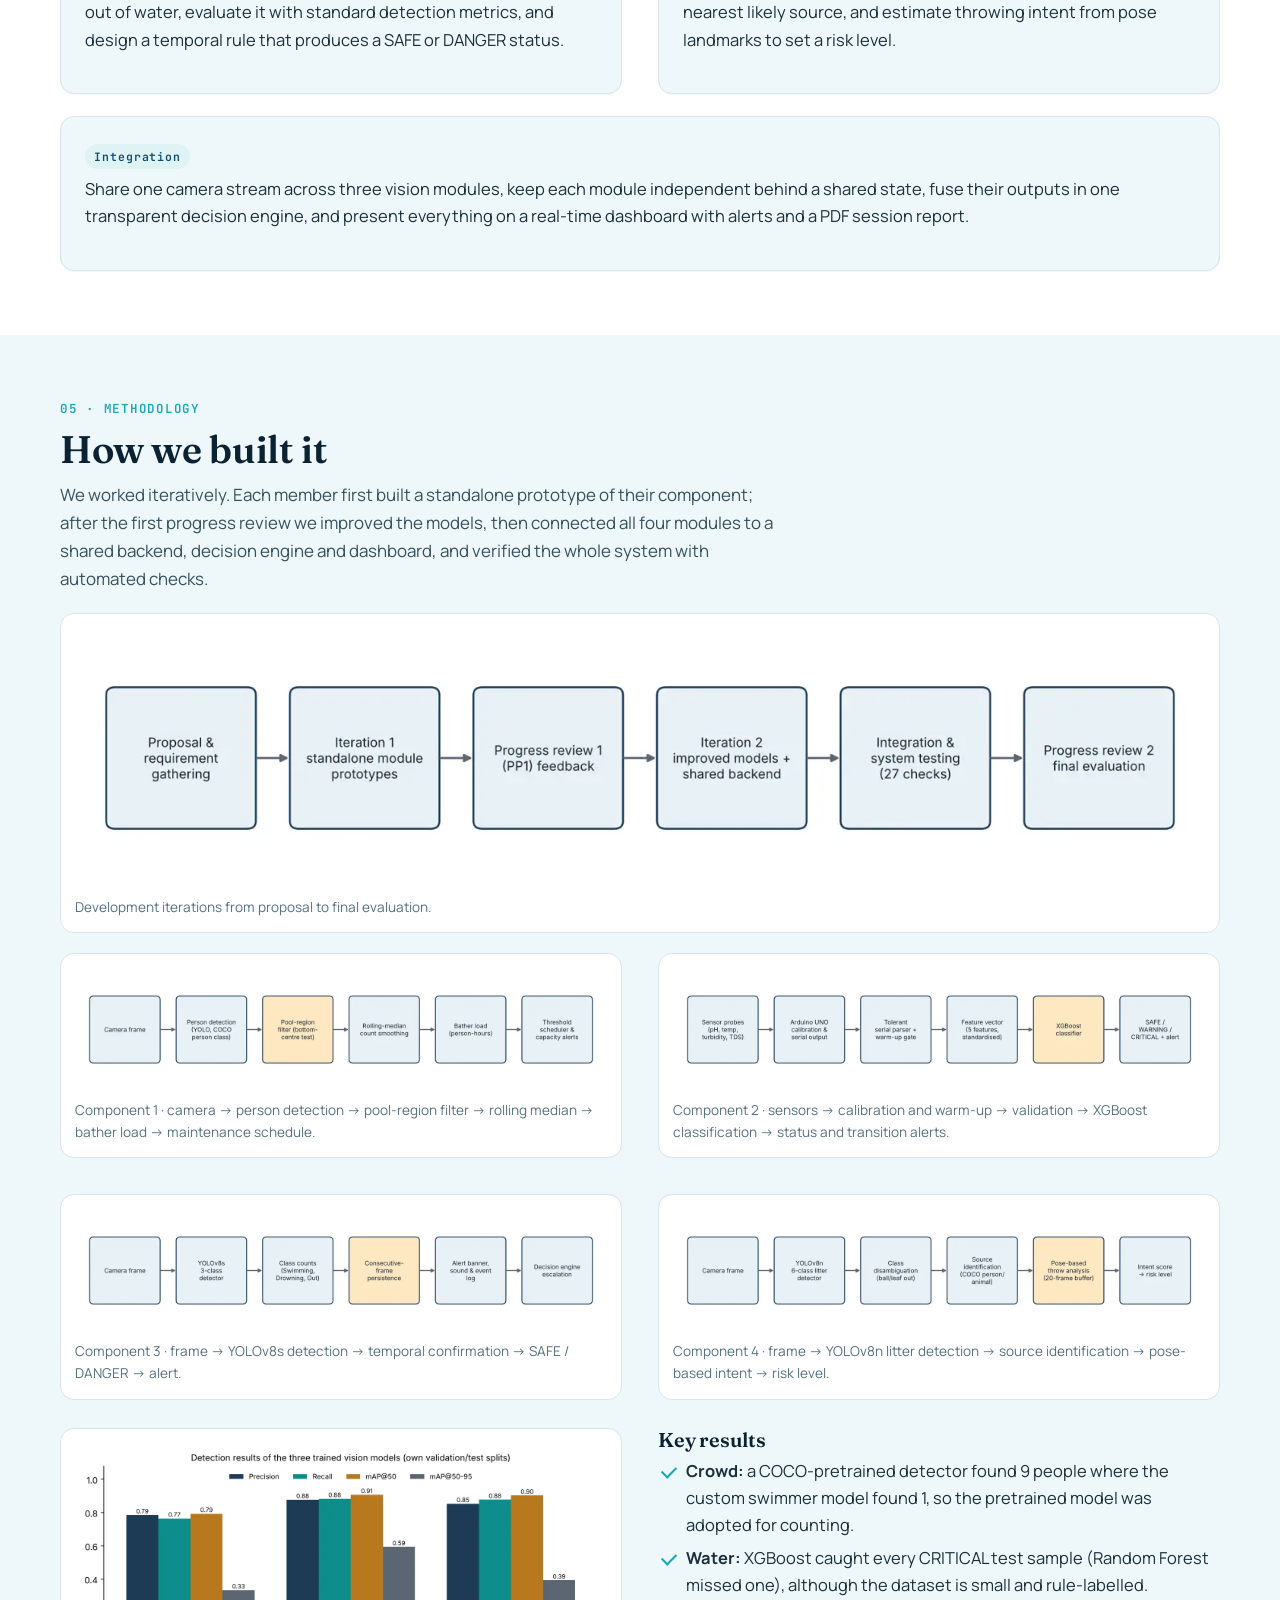
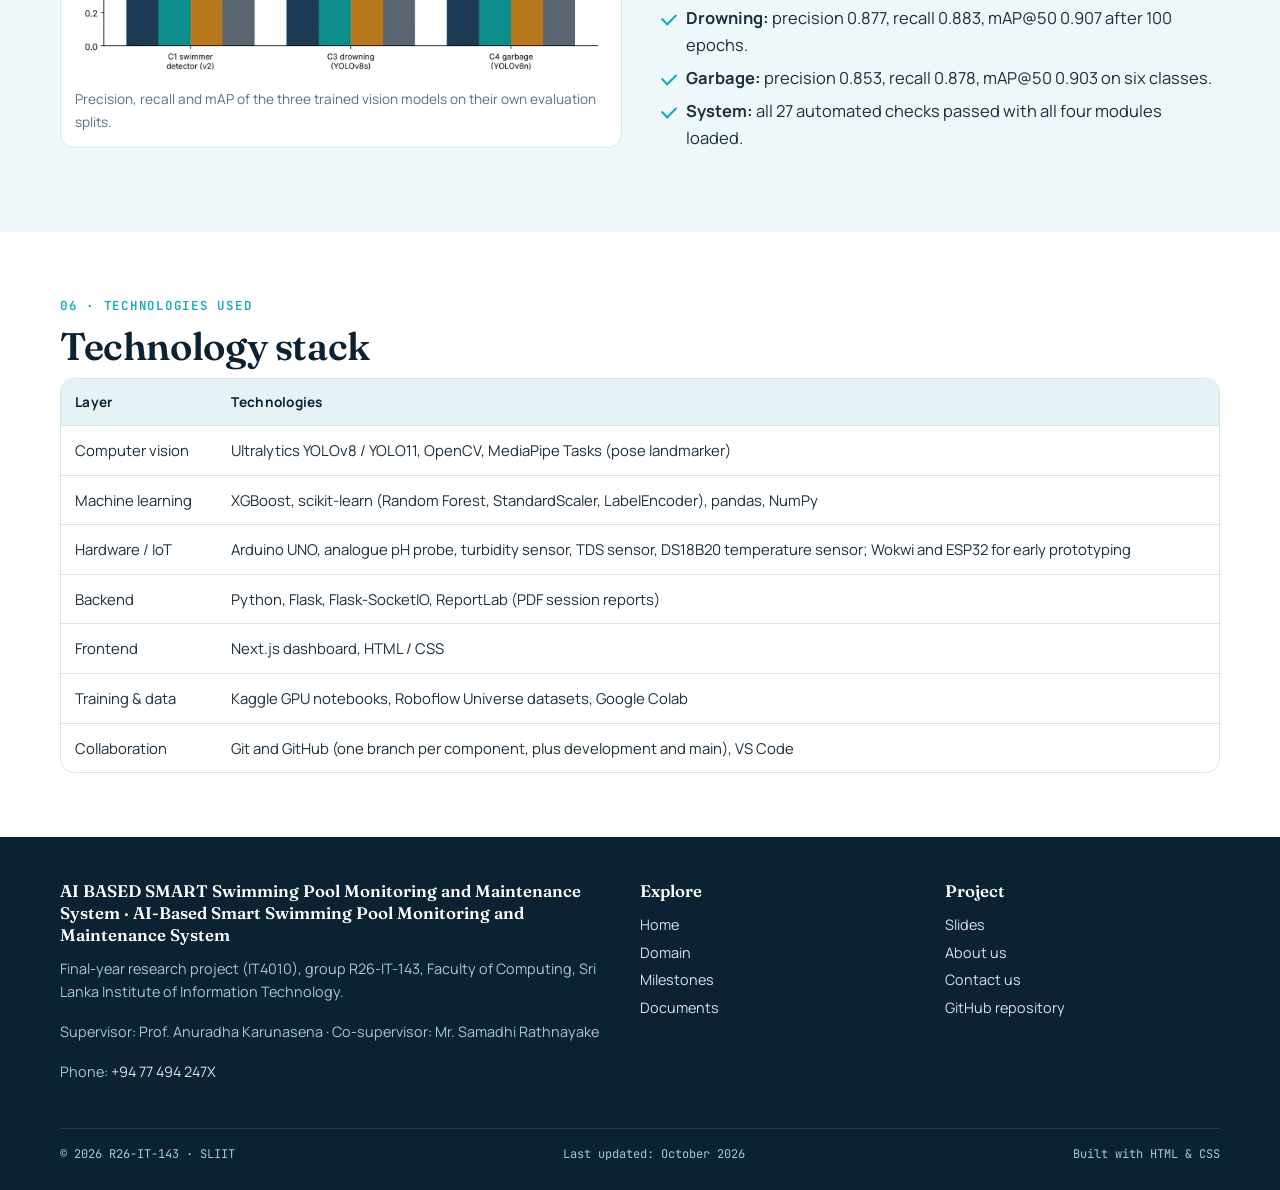
<file: domain.html>
<!DOCTYPE html>
<html lang="en">
<head>
<meta charset="utf-8">
<meta name="viewport" content="width=device-width, initial-scale=1">
<title>Domain | AI BASED SMART Swimming Pool Monitoring and Maintenance System · R26-IT-143</title>
<meta name="description" content="Literature survey, research gap, research problem, objectives, methodology and technologies of the AI BASED SMART Swimming Pool Monitoring and Maintenance System smart pool project.">
<meta property="og:title" content="Domain | AI BASED SMART Swimming Pool Monitoring and Maintenance System · R26-IT-143">
<meta property="og:description" content="Literature survey, research gap, research problem, objectives, methodology and technologies of the AI BASED SMART Swimming Pool Monitoring and Maintenance System smart pool project.">
<meta property="og:type" content="website">
<meta property="og:image" content="assets/img/crowd.webp">
<link rel="icon" href="assets/img/favicon.svg" type="image/svg+xml">
<link rel="preconnect" href="https://fonts.googleapis.com"><link rel="preconnect" href="https://fonts.gstatic.com" crossorigin>
<link href="https://fonts.googleapis.com/css2?family=Fraunces:opsz,wght@9..144,500;9..144,600&family=JetBrains+Mono:wght@500;600&family=Manrope:wght@400;500;600;700&display=swap" rel="stylesheet">
<link rel="stylesheet" href="assets/css/style.css">
</head>
<body>
<a class="skip-link" href="#main">Skip to content</a>
<header class="site-header"><nav class="wrap nav" aria-label="Main">
<a class="brand" href="index.html"><svg width="38" height="38" viewBox="0 0 40 40" aria-hidden="true"><circle cx="20" cy="20" r="19" fill="#16a8b8"/>
<path d="M6 22c3 0 4-3 7-3s4 3 7 3 4-3 7-3 4 3 7 3" stroke="#0b2233" stroke-width="2.6" fill="none" stroke-linecap="round"/>
<path d="M6 28c3 0 4-3 7-3s4 3 7 3 4-3 7-3 4 3 7 3" stroke="#fff" stroke-width="2.2" fill="none" stroke-linecap="round" opacity=".8"/>
<circle cx="20" cy="12" r="4" fill="#fff"/><circle cx="20" cy="12" r="1.7" fill="#0b2233"/></svg><span><b>AI BASED SMART Swimming Pool Monitoring and Maintenance System</b><small>R26-IT-143 · SLIIT</small></span></a>
<input type="checkbox" id="nav-toggle"><label class="burger" for="nav-toggle" aria-label="Open menu"><span></span></label>
<ul class="menu"><li><a href="index.html">Home</a></li><li class="has-sub"><a href="domain.html" aria-current="page">Domain</a><ul class="sub"><li><a href="domain.html#literature">Literature survey</a></li><li><a href="domain.html#gap">Research gap</a></li><li><a href="domain.html#problem">Research problem</a></li><li><a href="domain.html#objectives">Research objectives</a></li><li><a href="domain.html#methodology">Methodology</a></li><li><a href="domain.html#technologies">Technologies used</a></li></ul></li><li class="has-sub"><a href="milestones.html">Milestones</a><ul class="sub"><li><a href="milestones.html#proposal">Project proposal</a></li><li><a href="milestones.html#pp1">Progress presentation 1</a></li><li><a href="milestones.html#pp2">Progress presentation 2</a></li><li><a href="milestones.html#final">Final assessment</a></li><li><a href="milestones.html#viva">Viva</a></li><li><a href="milestones.html#other">Other deliverables</a></li></ul></li><li class="has-sub"><a href="documents.html">Documents</a><ul class="sub"><li><a href="documents.html#charter">Project charter</a></li><li><a href="documents.html#proposal-docs">Proposal documents</a></li><li><a href="documents.html#checklists">Checklists</a></li><li><a href="documents.html#final-docs">Final documents</a></li><li><a href="documents.html#paper">Research paper</a></li></ul></li><li class="has-sub"><a href="presentations.html">Slides</a><ul class="sub"><li><a href="presentations.html#s-proposal">Proposal</a></li><li><a href="presentations.html#s-pp1">Progress 1</a></li><li><a href="presentations.html#s-pp2">Progress 2</a></li><li><a href="presentations.html#s-final">Final</a></li></ul></li><li><a href="about.html">About us</a></li><li><a href="contact.html">Contact us</a></li></ul></nav></header>
<main id="main">
<section class="banner"><div class="wrap"><div class="crumbs"><a href="index.html">Home</a> / Domain</div><h1>Research domain</h1><p>What the literature offers, what is missing, and how our four components fill the gap.</p></div></section><nav class="subnav" aria-label="On this page"><div class="wrap"><a href="#literature">Literature survey</a><a href="#gap">Research gap</a><a href="#problem">Research problem</a><a href="#objectives">Research objectives</a><a href="#methodology">Methodology</a><a href="#technologies">Technologies used</a></div></nav>
<section class="block" id="literature"><div class="wrap">
<p class="eyebrow">01 · Literature survey</p><h2>What existing work already does</h2>
<div class="grid-2">
<div><p>Public-health guidance from the World Health Organization treats drowning as a leading, preventable cause of injury death and recognises bather load as a key driver of disinfection demand in pool water. Pool-water codes recommend continuous monitoring, but most facilities still test by hand a few times a day.</p>
<p><b>Crowd counting</b> has moved from density-map regression to fast object detectors such as the YOLO family, which work well on dense outdoor crowds but are rarely tested on partly submerged swimmers under glare.</p>
<p><b>Water-quality IoT</b> studies show that low-cost pH, turbidity and TDS sensors with microcontrollers can stream readings to the cloud, and that tree-based classifiers such as Random Forest and XGBoost classify water status accurately, though usually on small or rule-labelled datasets.</p></div>
<div><p><b>Drowning detection</b> research ranges from early background-modelling systems at real pools to modern deep detectors trained on staged footage. Commercial products such as Poseidon rely on dedicated underwater cameras and are priced for large facilities. The behaviour they detect is well described by the Instinctive Drowning Response: silent, vertical, head low, lasting 20 to 60 seconds.</p>
<p><b>Litter detection</b> has been studied for beaches, streets and the sea (for example the TACO dataset), and pose estimators such as MediaPipe make human action analysis possible on ordinary hardware, but they have not been combined to explain how litter entered a pool.</p></div>
</div>
<div class="table-wrap" style="margin-top:20px"><table>
<thead><tr><th>Approach</th><th>Safety</th><th>Water quality</th><th>Cleanliness</th><th>Usage / occupancy</th><th>Cross-module decisions</th><th>Low-cost hardware</th></tr></thead>
<tbody>
<tr><td>Commercial drowning systems (e.g. Poseidon)</td><td><span class="yes">✓</span></td><td><span class="no">✗</span></td><td><span class="no">✗</span></td><td><span class="no">✗</span></td><td><span class="no">✗</span></td><td><span class="no">✗</span></td></tr>
<tr><td>IoT water-quality monitors</td><td><span class="no">✗</span></td><td><span class="yes">✓</span></td><td><span class="no">✗</span></td><td><span class="no">✗</span></td><td><span class="no">✗</span></td><td><span class="yes">✓</span></td></tr>
<tr><td>Robotic / automatic pool cleaners</td><td><span class="no">✗</span></td><td><span class="no">✗</span></td><td><span class="yes">✓</span></td><td><span class="no">✗</span></td><td><span class="no">✗</span></td><td><span class="no">✗</span></td></tr>
<tr><td>General crowd-counting research</td><td><span class="no">✗</span></td><td><span class="no">✗</span></td><td><span class="no">✗</span></td><td><span class="yes">✓</span></td><td><span class="no">✗</span></td><td><span class="yes">✓</span></td></tr>
<tr><td><b>AI BASED SMART Swimming Pool Monitoring and Maintenance System (this project)</b></td><td><span class="yes">✓</span></td><td><span class="yes">✓</span></td><td><span class="yes">✓</span></td><td><span class="yes">✓</span></td><td><span class="yes">✓</span></td><td><span class="yes">✓</span></td></tr>
</tbody></table></div>
</div></section>

<section class="block alt" id="gap"><div class="wrap">
<p class="eyebrow">02 · Research gap</p><h2>Each strand works alone</h2>
<p class="lead-sm">Reliable detectors, inexpensive sensors and clear hygiene guidance all exist. What does not exist is a system that brings them together at a pool.</p>
<div class="grid-3" style="margin-top:20px">
<div class="card"><h3>No shared camera</h3><p>No reviewed system uses one camera for safety, occupancy and cleanliness, so a facility wanting all three needs three products.</p></div>
<div class="card"><h3>No context between signals</h3><p>No system lets one signal change the meaning of another, such as treating borderline water as urgent when bather load is high.</p></div>
<div class="card"><h3>Nothing for small operators</h3><p>Proven products depend on specialised hardware, leaving mid-sized hotels, schools and clubs in Sri Lanka without an affordable option.</p></div>
</div>
<div class="table-wrap" style="margin-top:24px"><table>
<thead><tr><th>Component</th><th>Specific gap addressed</th></tr></thead><tbody>
<tr><td>Crowd-aware maintenance</td><td>No system converts camera occupancy into bather load and then into prioritised maintenance actions, while excluding people on the deck.</td></tr>
<tr><td>Water quality</td><td>Low-cost monitors rarely keep calibration across power loss, rarely flag offline or unsettled sensors honestly, and seldom question near-perfect classifier scores.</td></tr>
<tr><td>Drowning detection</td><td>Most deep-learning work stops at frame-level detection; few systems confirm an alert over time or run from an ordinary above-water camera inside a wider monitoring platform.</td></tr>
<tr><td>Garbage &amp; intent</td><td>Litter detectors do not separate litter from pool toys and leaves, and none estimate whether a nearby person threw the item.</td></tr>
</tbody></table></div>
</div></section>

<section class="block" id="problem"><div class="wrap grid-2">
<div><p class="eyebrow">03 · Research problem</p><h2>The question we asked</h2>
<p class="lead-sm">Pool operators lack a continuous, affordable and combined view of swimmer safety, water condition, cleanliness and usage. Observations are rarely recorded, and decisions are made without the context the other observations could supply.</p>
<div class="note"><b>Can one camera and one low-cost sensor node, analysed by four AI components and a rule-based decision layer, give pool staff timely alerts and prioritised maintenance guidance?</b></div></div>
<div class="card"><h3 style="margin-top:0">Sub-problems</h3><ul class="check">
<li>Count only the people in the water and turn usage into maintenance actions.</li>
<li>Read water parameters continuously and keep the readings trustworthy.</li>
<li>Recognise the drowning posture quickly without single-frame false alarms.</li>
<li>Detect litter, ignore legitimate objects, and estimate who threw it.</li></ul></div>
</div></section>

<section class="block alt" id="objectives"><div class="wrap">
<p class="eyebrow">04 · Research objectives</p><h2>Main and specific objectives</h2>
<div class="note" style="margin-bottom:22px"><b>Main objective:</b> to build and evaluate an affordable AI platform in which a single camera and a single sensor node monitor a pool for safety, hygiene and cleanliness events in real time, and grade the combined situation by risk and by maintenance urgency.</div>
<div class="grid-2">
<div class="card"><span class="tag">Component 1</span><p>Select a person detector by measured comparison, count only people inside the pool region, convert counts into person-hours of bather load, and derive ranked maintenance tasks and capacity levels.</p></div>
<div class="card"><span class="tag">Component 2</span><p>Build an Arduino sensor node with persistent calibration, reject unsettled or missing readings, and compare classifiers for SAFE / WARNING / CRITICAL with a focus on catching CRITICAL cases.</p></div>
<div class="card"><span class="tag">Component 3</span><p>Fine-tune a YOLOv8 detector for Swimming, Drowning and Person out of water, evaluate it with standard detection metrics, and design a temporal rule that produces a SAFE or DANGER status.</p></div>
<div class="card"><span class="tag">Component 4</span><p>Train a pool-litter detector, exclude balls and leaves, identify the nearest likely source, and estimate throwing intent from pose landmarks to set a risk level.</p></div>
</div>
<div class="card" style="margin-top:22px"><span class="tag">Integration</span><p>Share one camera stream across three vision modules, keep each module independent behind a shared state, fuse their outputs in one transparent decision engine, and present everything on a real-time dashboard with alerts and a PDF session report.</p></div>
</div></section>

<section class="block" id="methodology"><div class="wrap">
<p class="eyebrow">05 · Methodology</p><h2>How we built it</h2>
<p class="lead-sm">We worked iteratively. Each member first built a standalone prototype of their component; after the first progress review we improved the models, then connected all four modules to a shared backend, decision engine and dashboard, and verified the whole system with automated checks.</p>
<figure class="panel" style="margin:20px 0"><img src="assets/img/iterations.webp" alt="Timeline of the development iterations, from proposal and standalone prototypes to integration and final evaluation" width="1400" height="322"><figcaption>Development iterations from proposal to final evaluation.</figcaption></figure>
<div class="grid-2">
<figure class="panel"><img src="assets/img/pipe-c1.webp" alt="Component 1 pipeline: camera, person detection, pool-region filter, rolling median, bather load and maintenance schedule" loading="lazy" width="1400" height="322"><figcaption>Component 1 · camera → person detection → pool-region filter → rolling median → bather load → maintenance schedule.</figcaption></figure>
<figure class="panel"><img src="assets/img/pipe-c2.webp" alt="Component 2 pipeline: sensors, calibration and warm-up, validation, XGBoost classification, and status and transition alerts" loading="lazy" width="1400" height="322"><figcaption>Component 2 · sensors → calibration and warm-up → validation → XGBoost classification → status and transition alerts.</figcaption></figure>
<figure class="panel"><img src="assets/img/pipe-c3.webp" alt="Component 3 pipeline: video frame, YOLOv8s detection, temporal confirmation, SAFE or DANGER state, and alert" loading="lazy" width="1400" height="322"><figcaption>Component 3 · frame → YOLOv8s detection → temporal confirmation → SAFE / DANGER → alert.</figcaption></figure>
<figure class="panel"><img src="assets/img/pipe-c4.webp" alt="Component 4 pipeline: video frame, YOLOv8n litter detection, source identification, pose-based intent and risk level" loading="lazy" width="1400" height="322"><figcaption>Component 4 · frame → YOLOv8n litter detection → source identification → pose-based intent → risk level.</figcaption></figure>
</div>
<div class="grid-2" style="margin-top:28px">
<figure class="panel"><img src="assets/img/results.webp" alt="Bar chart of precision, recall, mAP@50 and mAP@50-95 for the swimmer, drowning and garbage models; the drowning and garbage models reach mAP@50 of 0.91 and 0.90" loading="lazy" width="1400" height="625"><figcaption>Precision, recall and mAP of the three trained vision models on their own evaluation splits.</figcaption></figure>
<div><h3 style="margin-top:0">Key results</h3><ul class="check">
<li><b>Crowd:</b> a COCO-pretrained detector found 9 people where the custom swimmer model found 1, so the pretrained model was adopted for counting.</li>
<li><b>Water:</b> XGBoost caught every CRITICAL test sample (Random Forest missed one), although the dataset is small and rule-labelled.</li>
<li><b>Drowning:</b> precision 0.877, recall 0.883, mAP@50 0.907 after 100 epochs.</li>
<li><b>Garbage:</b> precision 0.853, recall 0.878, mAP@50 0.903 on six classes.</li>
<li><b>System:</b> all 27 automated checks passed with all four modules loaded.</li></ul></div>
</div>
</div></section>

<section class="block alt" id="technologies"><div class="wrap">
<p class="eyebrow">06 · Technologies used</p><h2>Technology stack</h2>
<div class="table-wrap"><table>
<thead><tr><th>Layer</th><th>Technologies</th></tr></thead><tbody>
<tr><td>Computer vision</td><td>Ultralytics YOLOv8 / YOLO11, OpenCV, MediaPipe Tasks (pose landmarker)</td></tr>
<tr><td>Machine learning</td><td>XGBoost, scikit-learn (Random Forest, StandardScaler, LabelEncoder), pandas, NumPy</td></tr>
<tr><td>Hardware / IoT</td><td>Arduino UNO, analogue pH probe, turbidity sensor, TDS sensor, DS18B20 temperature sensor; Wokwi and ESP32 for early prototyping</td></tr>
<tr><td>Backend</td><td>Python, Flask, Flask-SocketIO, ReportLab (PDF session reports)</td></tr>
<tr><td>Frontend</td><td>Next.js dashboard, HTML / CSS</td></tr>
<tr><td>Training &amp; data</td><td>Kaggle GPU notebooks, Roboflow Universe datasets, Google Colab</td></tr>
<tr><td>Collaboration</td><td>Git and GitHub (one branch per component, plus development and main), VS Code</td></tr>
</tbody></table></div>
</div></section>

</main>
<footer class="site-footer"><div class="wrap"><div class="cols">
<div><h2>AI BASED SMART Swimming Pool Monitoring and Maintenance System · AI-Based Smart Swimming Pool Monitoring and Maintenance System</h2>
<p>Final-year research project (IT4010), group R26-IT-143, Faculty of Computing, Sri Lanka Institute of Information Technology.</p>
<p>Supervisor: Prof. Anuradha Karunasena · Co-supervisor: Mr. Samadhi Rathnayake</p>
<p>Phone: <a href="tel:+9477494247X">+94 77 494 247X</a></p></div>
<div><h2>Explore</h2><ul><li><a href="index.html">Home</a></li><li><a href="domain.html">Domain</a></li><li><a href="milestones.html">Milestones</a></li><li><a href="documents.html">Documents</a></li></ul></div>
<div><h2>Project</h2><ul><li><a href="presentations.html">Slides</a></li><li><a href="about.html">About us</a></li><li><a href="contact.html">Contact us</a></li><li><a href="https://github.com/muhammadusj001/r26-it-143">GitHub repository</a></li></ul></div>
</div><div class="legal"><span>© 2026 R26-IT-143 · SLIIT</span><span>Last updated: October 2026</span><span>Built with HTML &amp; CSS</span></div></div></footer>
</body>
</html>
</file>
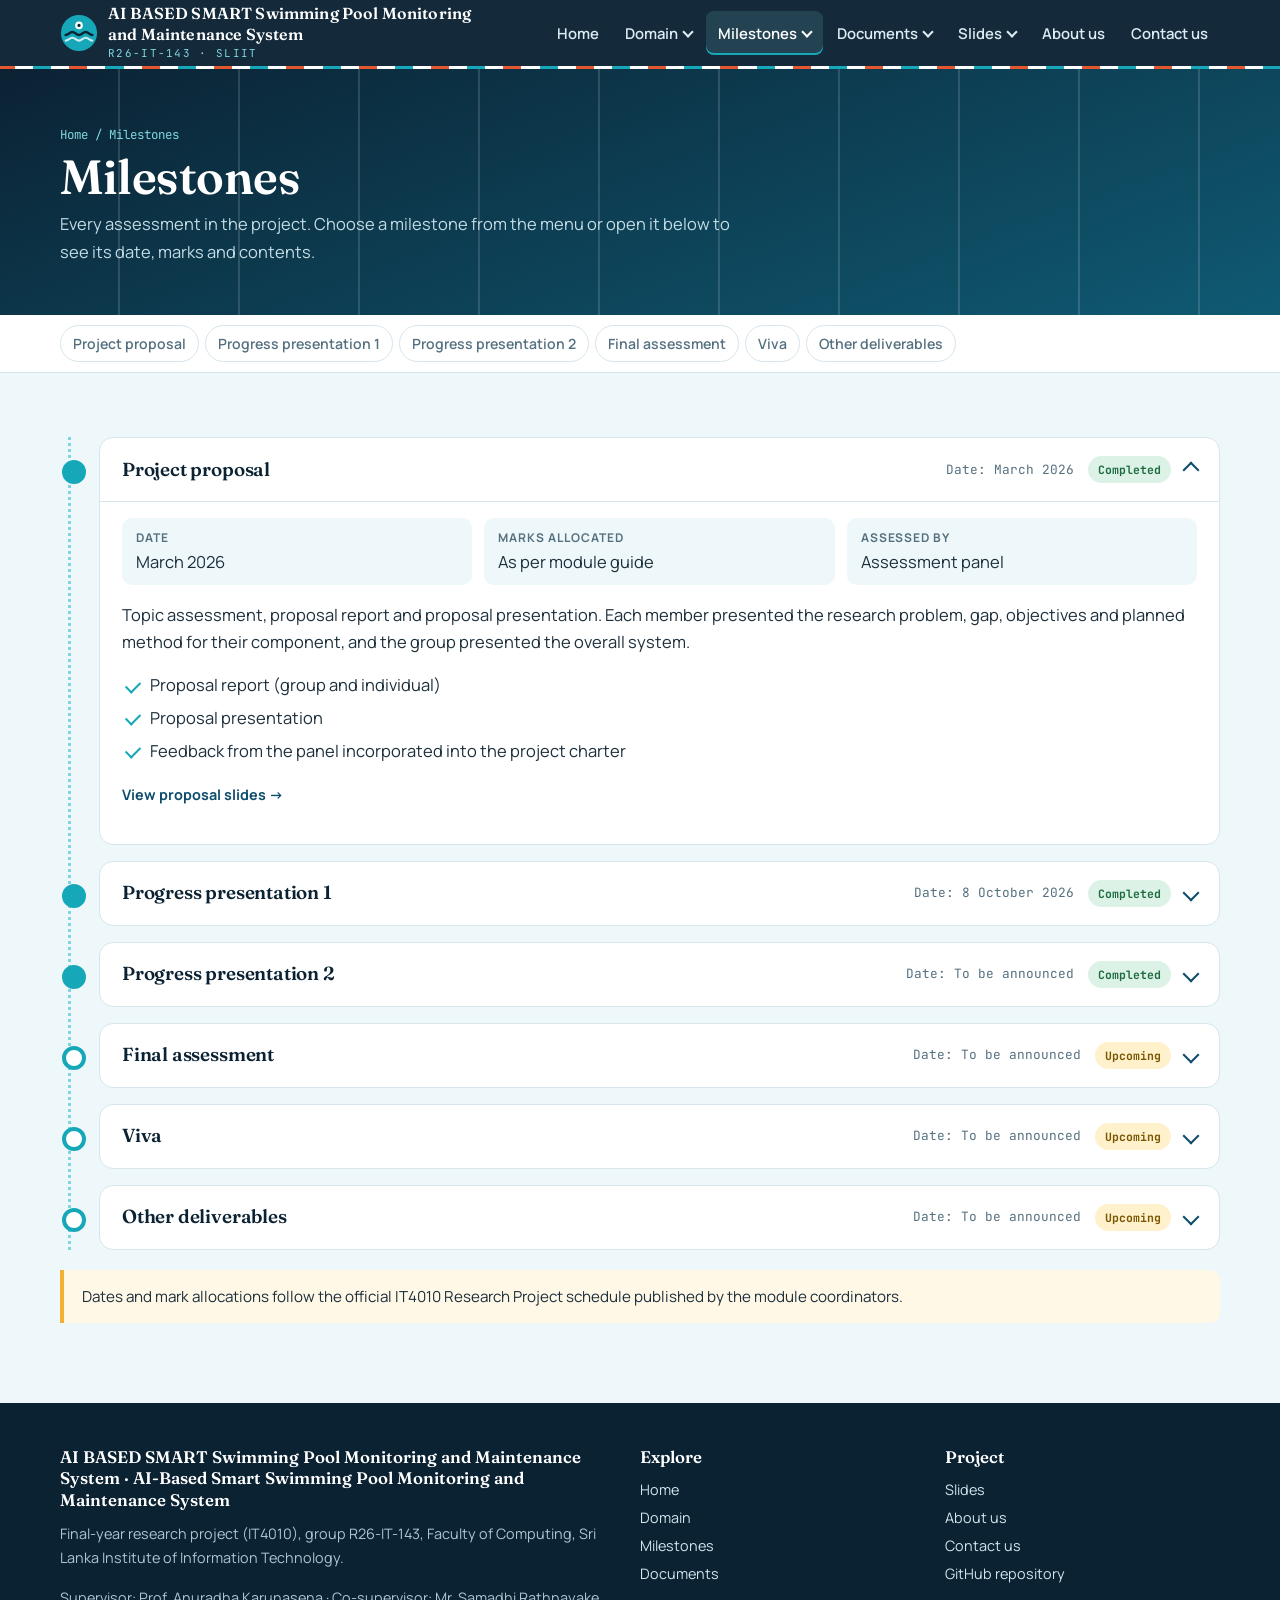
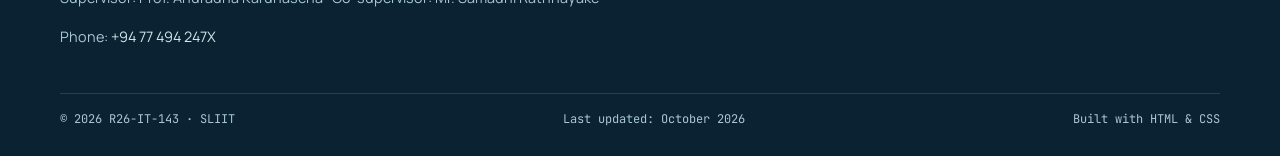
<file: milestones.html>
<!DOCTYPE html>
<html lang="en">
<head>
<meta charset="utf-8">
<meta name="viewport" content="width=device-width, initial-scale=1">
<title>Milestones | AI BASED SMART Swimming Pool Monitoring and Maintenance System · R26-IT-143</title>
<meta name="description" content="Assessment milestones of the AI BASED SMART Swimming Pool Monitoring and Maintenance System project with dates, marks and descriptions.">
<meta property="og:title" content="Milestones | AI BASED SMART Swimming Pool Monitoring and Maintenance System · R26-IT-143">
<meta property="og:description" content="Assessment milestones of the AI BASED SMART Swimming Pool Monitoring and Maintenance System project with dates, marks and descriptions.">
<meta property="og:type" content="website">
<meta property="og:image" content="assets/img/crowd.webp">
<link rel="icon" href="assets/img/favicon.svg" type="image/svg+xml">
<link rel="preconnect" href="https://fonts.googleapis.com"><link rel="preconnect" href="https://fonts.gstatic.com" crossorigin>
<link href="https://fonts.googleapis.com/css2?family=Fraunces:opsz,wght@9..144,500;9..144,600&family=JetBrains+Mono:wght@500;600&family=Manrope:wght@400;500;600;700&display=swap" rel="stylesheet">
<link rel="stylesheet" href="assets/css/style.css">
</head>
<body>
<a class="skip-link" href="#main">Skip to content</a>
<header class="site-header"><nav class="wrap nav" aria-label="Main">
<a class="brand" href="index.html"><svg width="38" height="38" viewBox="0 0 40 40" aria-hidden="true"><circle cx="20" cy="20" r="19" fill="#16a8b8"/>
<path d="M6 22c3 0 4-3 7-3s4 3 7 3 4-3 7-3 4 3 7 3" stroke="#0b2233" stroke-width="2.6" fill="none" stroke-linecap="round"/>
<path d="M6 28c3 0 4-3 7-3s4 3 7 3 4-3 7-3 4 3 7 3" stroke="#fff" stroke-width="2.2" fill="none" stroke-linecap="round" opacity=".8"/>
<circle cx="20" cy="12" r="4" fill="#fff"/><circle cx="20" cy="12" r="1.7" fill="#0b2233"/></svg><span><b>AI BASED SMART Swimming Pool Monitoring and Maintenance System</b><small>R26-IT-143 · SLIIT</small></span></a>
<input type="checkbox" id="nav-toggle"><label class="burger" for="nav-toggle" aria-label="Open menu"><span></span></label>
<ul class="menu"><li><a href="index.html">Home</a></li><li class="has-sub"><a href="domain.html">Domain</a><ul class="sub"><li><a href="domain.html#literature">Literature survey</a></li><li><a href="domain.html#gap">Research gap</a></li><li><a href="domain.html#problem">Research problem</a></li><li><a href="domain.html#objectives">Research objectives</a></li><li><a href="domain.html#methodology">Methodology</a></li><li><a href="domain.html#technologies">Technologies used</a></li></ul></li><li class="has-sub"><a href="milestones.html" aria-current="page">Milestones</a><ul class="sub"><li><a href="milestones.html#proposal">Project proposal</a></li><li><a href="milestones.html#pp1">Progress presentation 1</a></li><li><a href="milestones.html#pp2">Progress presentation 2</a></li><li><a href="milestones.html#final">Final assessment</a></li><li><a href="milestones.html#viva">Viva</a></li><li><a href="milestones.html#other">Other deliverables</a></li></ul></li><li class="has-sub"><a href="documents.html">Documents</a><ul class="sub"><li><a href="documents.html#charter">Project charter</a></li><li><a href="documents.html#proposal-docs">Proposal documents</a></li><li><a href="documents.html#checklists">Checklists</a></li><li><a href="documents.html#final-docs">Final documents</a></li><li><a href="documents.html#paper">Research paper</a></li></ul></li><li class="has-sub"><a href="presentations.html">Slides</a><ul class="sub"><li><a href="presentations.html#s-proposal">Proposal</a></li><li><a href="presentations.html#s-pp1">Progress 1</a></li><li><a href="presentations.html#s-pp2">Progress 2</a></li><li><a href="presentations.html#s-final">Final</a></li></ul></li><li><a href="about.html">About us</a></li><li><a href="contact.html">Contact us</a></li></ul></nav></header>
<main id="main">
<section class="banner"><div class="wrap"><div class="crumbs"><a href="index.html">Home</a> / Milestones</div><h1>Milestones</h1><p>Every assessment in the project. Choose a milestone from the menu or open it below to see its date, marks and contents.</p></div></section><nav class="subnav" aria-label="On this page"><div class="wrap"><a href="#proposal">Project proposal</a><a href="#pp1">Progress presentation 1</a><a href="#pp2">Progress presentation 2</a><a href="#final">Final assessment</a><a href="#viva">Viva</a><a href="#other">Other deliverables</a></div></nav>
<section class="block"><div class="wrap"><div class="timeline"><details class="ms done" id="proposal" open>
<summary><h2>Project proposal</h2><span class="when">Date: March 2026</span><span class="status done">Completed</span></summary>
<div class="body"><div class="kv"><div><small>Date</small>March 2026</div><div><small>Marks allocated</small>As per module guide</div><div><small>Assessed by</small>Assessment panel</div></div>
<p>Topic assessment, proposal report and proposal presentation. Each member presented the research problem, gap, objectives and planned method for their component, and the group presented the overall system.</p><ul class="check"><li>Proposal report (group and individual)</li><li>Proposal presentation</li><li>Feedback from the panel incorporated into the project charter</li></ul><p><a class="link" href="slides/proposal-presentation.pdf" target="_blank" rel="noopener">View proposal slides →</a></p></div></details><details class="ms done" id="pp1">
<summary><h2>Progress presentation 1</h2><span class="when">Date: 8 October 2026</span><span class="status done">Completed</span></summary>
<div class="body"><div class="kv"><div><small>Date</small>8 October 2026</div><div><small>Marks allocated</small>As per module guide</div><div><small>Assessed by</small>Assessment panel</div></div>
<p>Demonstration of about half of the work. Each component showed a working standalone prototype: the first crowd detector, the Wokwi/ESP32 water prototype with a Random Forest classifier, the first drowning model and the standalone garbage-detection Flask app.</p><ul class="check"><li>Standalone prototypes for all four components</li><li>First model evaluation results</li><li>Panel feedback used to plan Iteration 2</li></ul><p><a class="link" href="slides/progress-presentation-1.pdf" target="_blank" rel="noopener">View PP1 slides →</a></p></div></details><details class="ms done" id="pp2">
<summary><h2>Progress presentation 2</h2><span class="when">Date: To be announced</span><span class="status done">Completed</span></summary>
<div class="body"><div class="kv"><div><small>Date</small>To be announced</div><div><small>Marks allocated</small>As per module guide</div><div><small>Assessed by</small>Assessment panel</div></div>
<p>Demonstration of about 90% of the system: improved models, the Arduino sensor node, the shared backend and decision engine, and the unified dashboard with all four modules running together.</p><ul class="check"><li>Integrated system on one dashboard</li><li>Updated model metrics</li><li>PDF session report and automated system checks</li></ul></div></details><details class="ms " id="final">
<summary><h2>Final assessment</h2><span class="when">Date: To be announced</span><span class="status next">Upcoming</span></summary>
<div class="body"><div class="kv"><div><small>Date</small>To be announced</div><div><small>Marks allocated</small>As per module guide</div><div><small>Assessed by</small>Assessment panel</div></div>
<p>Final presentation and demonstration of the complete system, together with the final group thesis, the four individual theses and the research paper.</p><ul class="check"><li>Final group and individual theses</li><li>Final presentation and live demonstration</li><li>Research paper and project website</li></ul></div></details><details class="ms " id="viva">
<summary><h2>Viva</h2><span class="when">Date: To be announced</span><span class="status next">Upcoming</span></summary>
<div class="body"><div class="kv"><div><small>Date</small>To be announced</div><div><small>Marks allocated</small>As per module guide</div><div><small>Assessed by</small>Assessment panel</div></div>
<p>Individual viva voce in which each member answers questions about their own component, the code they wrote and the overall system.</p><ul class="check"><li>Individual questioning on component and code</li><li>Questions on the integrated system</li></ul></div></details><details class="ms " id="other">
<summary><h2>Other deliverables</h2><span class="when">Date: To be announced</span><span class="status next">Upcoming</span></summary>
<div class="body"><div class="kv"><div><small>Date</small>To be announced</div><div><small>Marks allocated</small>As per module guide</div><div><small>Assessed by</small>Assessment panel</div></div>
<p>Supporting items assessed during the year.</p><ul class="check"><li>Research logbook / status documents</li><li><a href="documents.html#task-plan">Microsoft Teams task plan (Excel export)</a></li><li>Checklists</li><li>Project website (this site)</li></ul></div></details></div>
<p class="note" style="margin-top:20px">Dates and mark allocations follow the official IT4010 Research Project schedule published by the module coordinators.</p></div></section>
</main>
<footer class="site-footer"><div class="wrap"><div class="cols">
<div><h2>AI BASED SMART Swimming Pool Monitoring and Maintenance System · AI-Based Smart Swimming Pool Monitoring and Maintenance System</h2>
<p>Final-year research project (IT4010), group R26-IT-143, Faculty of Computing, Sri Lanka Institute of Information Technology.</p>
<p>Supervisor: Prof. Anuradha Karunasena · Co-supervisor: Mr. Samadhi Rathnayake</p>
<p>Phone: <a href="tel:+9477494247X">+94 77 494 247X</a></p></div>
<div><h2>Explore</h2><ul><li><a href="index.html">Home</a></li><li><a href="domain.html">Domain</a></li><li><a href="milestones.html">Milestones</a></li><li><a href="documents.html">Documents</a></li></ul></div>
<div><h2>Project</h2><ul><li><a href="presentations.html">Slides</a></li><li><a href="about.html">About us</a></li><li><a href="contact.html">Contact us</a></li><li><a href="https://github.com/muhammadusj001/r26-it-143">GitHub repository</a></li></ul></div>
</div><div class="legal"><span>© 2026 R26-IT-143 · SLIIT</span><span>Last updated: October 2026</span><span>Built with HTML &amp; CSS</span></div></div></footer>
</body>
</html>
</file>
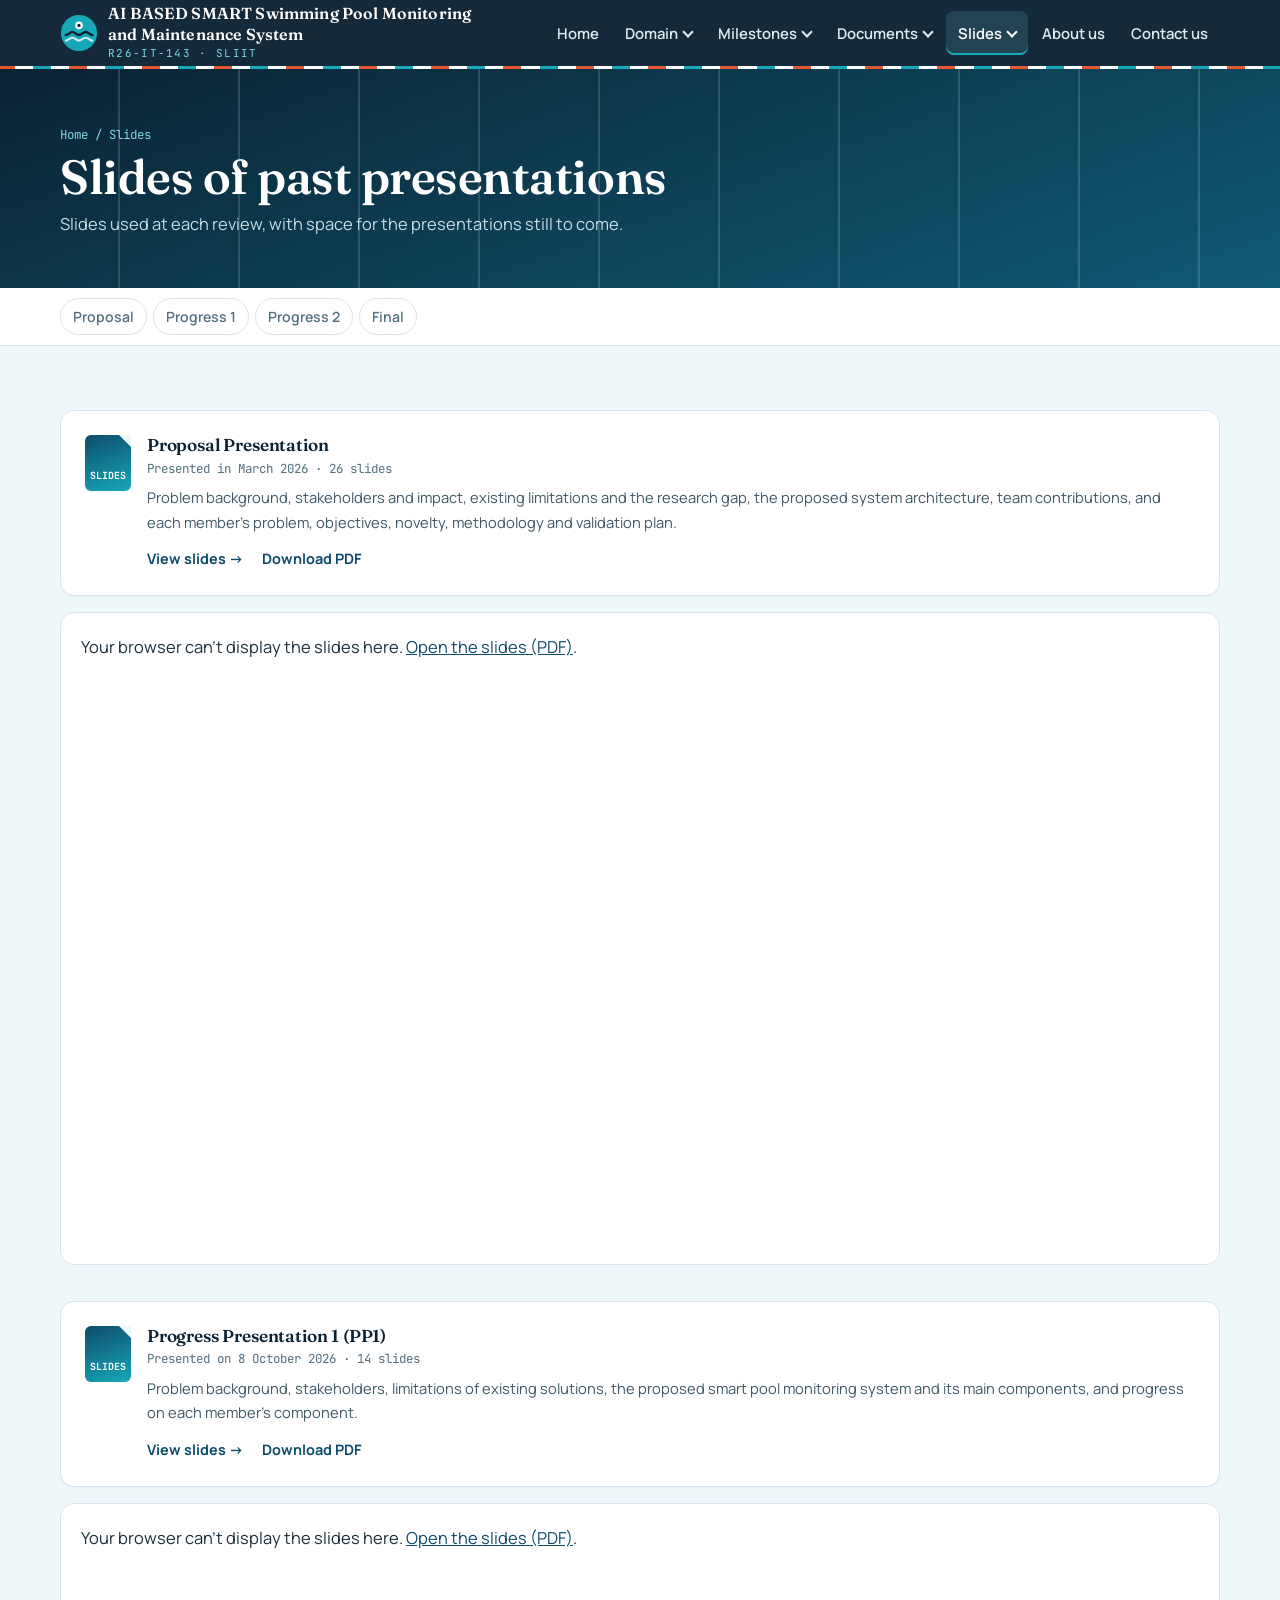
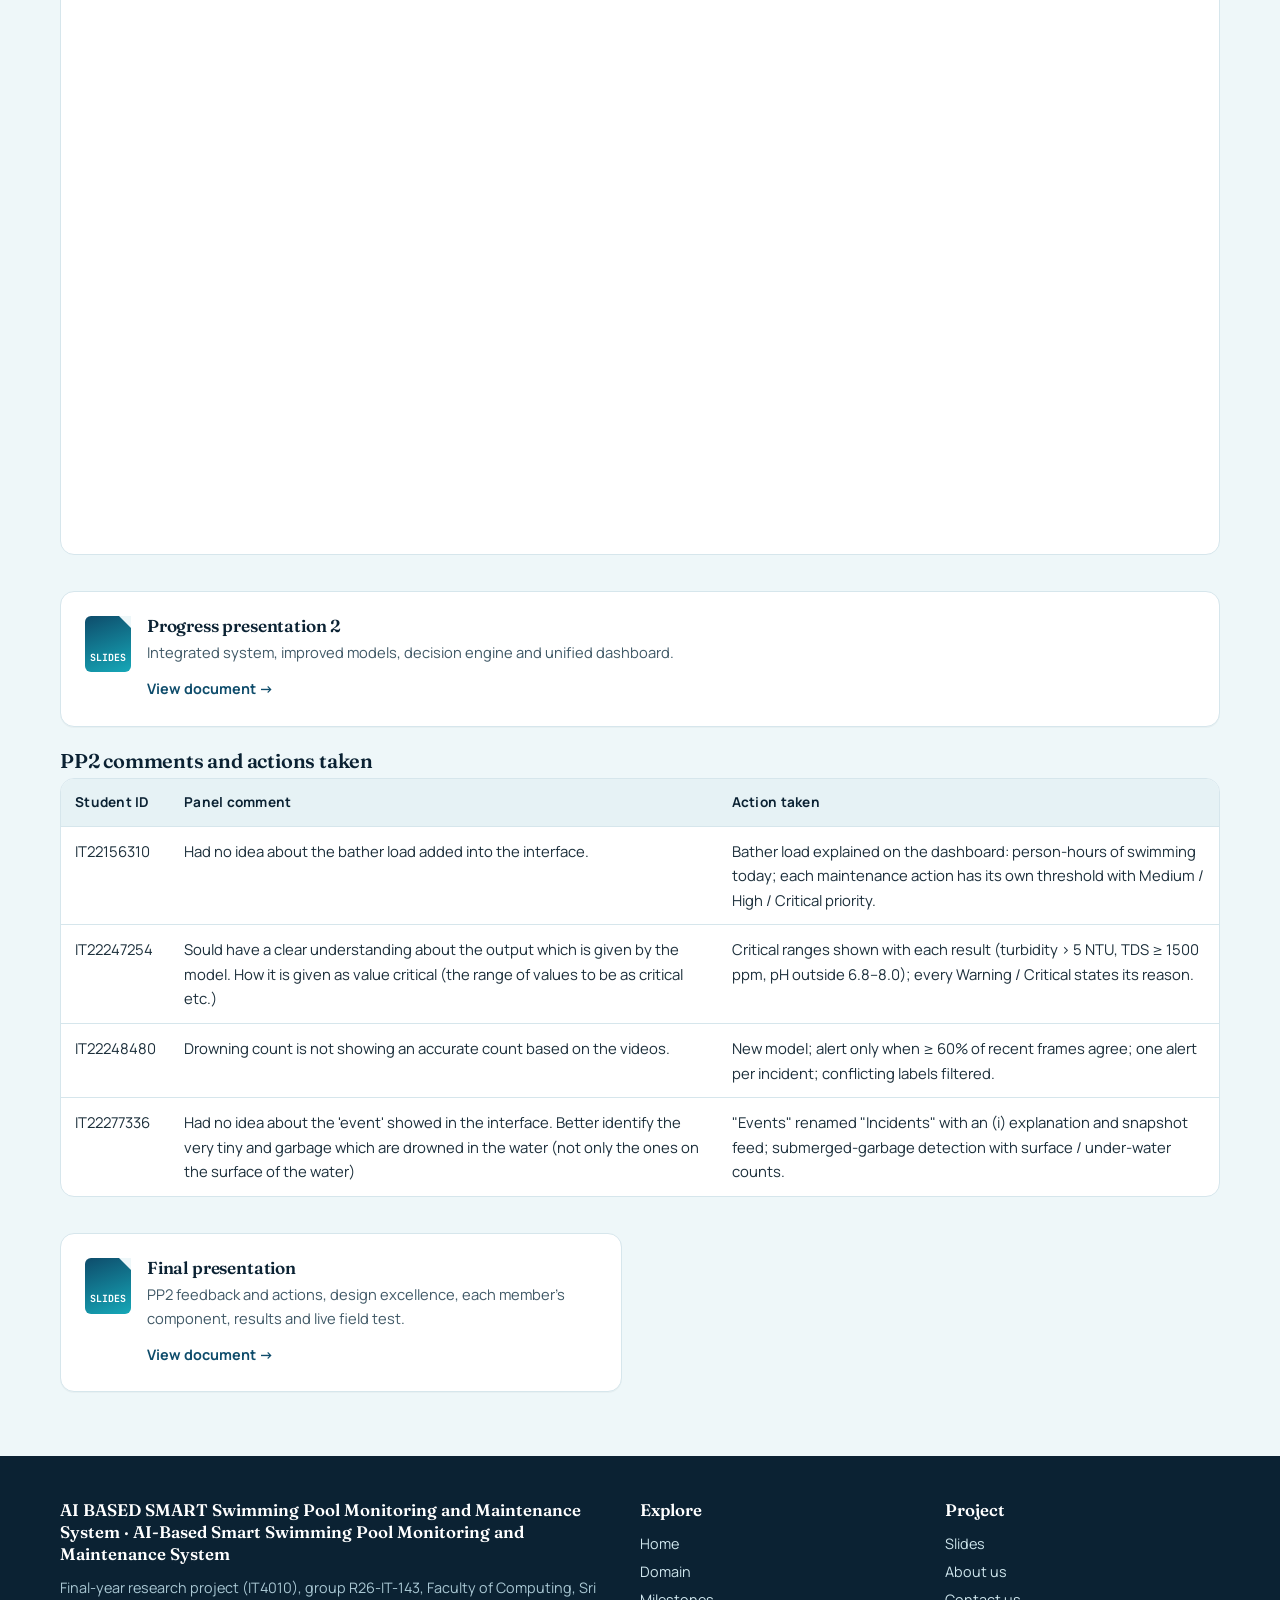
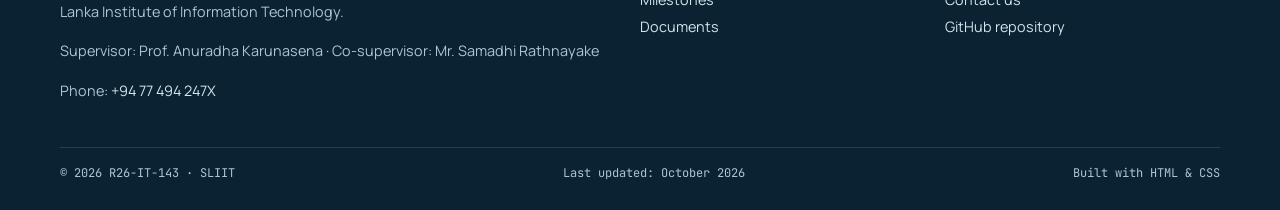
<file: presentations.html>
<!DOCTYPE html>
<html lang="en">
<head>
<meta charset="utf-8">
<meta name="viewport" content="width=device-width, initial-scale=1">
<title>Presentations | AI BASED SMART Swimming Pool Monitoring and Maintenance System · R26-IT-143</title>
<meta name="description" content="Slides from the AI BASED SMART Swimming Pool Monitoring and Maintenance System project presentations.">
<meta property="og:title" content="Presentations | AI BASED SMART Swimming Pool Monitoring and Maintenance System · R26-IT-143">
<meta property="og:description" content="Slides from the AI BASED SMART Swimming Pool Monitoring and Maintenance System project presentations.">
<meta property="og:type" content="website">
<meta property="og:image" content="assets/img/crowd.webp">
<link rel="icon" href="assets/img/favicon.svg" type="image/svg+xml">
<link rel="preconnect" href="https://fonts.googleapis.com"><link rel="preconnect" href="https://fonts.gstatic.com" crossorigin>
<link href="https://fonts.googleapis.com/css2?family=Fraunces:opsz,wght@9..144,500;9..144,600&family=JetBrains+Mono:wght@500;600&family=Manrope:wght@400;500;600;700&display=swap" rel="stylesheet">
<link rel="stylesheet" href="assets/css/style.css">
</head>
<body>
<a class="skip-link" href="#main">Skip to content</a>
<header class="site-header"><nav class="wrap nav" aria-label="Main">
<a class="brand" href="index.html"><svg width="38" height="38" viewBox="0 0 40 40" aria-hidden="true"><circle cx="20" cy="20" r="19" fill="#16a8b8"/>
<path d="M6 22c3 0 4-3 7-3s4 3 7 3 4-3 7-3 4 3 7 3" stroke="#0b2233" stroke-width="2.6" fill="none" stroke-linecap="round"/>
<path d="M6 28c3 0 4-3 7-3s4 3 7 3 4-3 7-3 4 3 7 3" stroke="#fff" stroke-width="2.2" fill="none" stroke-linecap="round" opacity=".8"/>
<circle cx="20" cy="12" r="4" fill="#fff"/><circle cx="20" cy="12" r="1.7" fill="#0b2233"/></svg><span><b>AI BASED SMART Swimming Pool Monitoring and Maintenance System</b><small>R26-IT-143 · SLIIT</small></span></a>
<input type="checkbox" id="nav-toggle"><label class="burger" for="nav-toggle" aria-label="Open menu"><span></span></label>
<ul class="menu"><li><a href="index.html">Home</a></li><li class="has-sub"><a href="domain.html">Domain</a><ul class="sub"><li><a href="domain.html#literature">Literature survey</a></li><li><a href="domain.html#gap">Research gap</a></li><li><a href="domain.html#problem">Research problem</a></li><li><a href="domain.html#objectives">Research objectives</a></li><li><a href="domain.html#methodology">Methodology</a></li><li><a href="domain.html#technologies">Technologies used</a></li></ul></li><li class="has-sub"><a href="milestones.html">Milestones</a><ul class="sub"><li><a href="milestones.html#proposal">Project proposal</a></li><li><a href="milestones.html#pp1">Progress presentation 1</a></li><li><a href="milestones.html#pp2">Progress presentation 2</a></li><li><a href="milestones.html#final">Final assessment</a></li><li><a href="milestones.html#viva">Viva</a></li><li><a href="milestones.html#other">Other deliverables</a></li></ul></li><li class="has-sub"><a href="documents.html">Documents</a><ul class="sub"><li><a href="documents.html#charter">Project charter</a></li><li><a href="documents.html#proposal-docs">Proposal documents</a></li><li><a href="documents.html#checklists">Checklists</a></li><li><a href="documents.html#final-docs">Final documents</a></li><li><a href="documents.html#paper">Research paper</a></li></ul></li><li class="has-sub"><a href="presentations.html" aria-current="page">Slides</a><ul class="sub"><li><a href="presentations.html#s-proposal">Proposal</a></li><li><a href="presentations.html#s-pp1">Progress 1</a></li><li><a href="presentations.html#s-pp2">Progress 2</a></li><li><a href="presentations.html#s-final">Final</a></li></ul></li><li><a href="about.html">About us</a></li><li><a href="contact.html">Contact us</a></li></ul></nav></header>
<main id="main">
<section class="banner"><div class="wrap"><div class="crumbs"><a href="index.html">Home</a> / Slides</div><h1>Slides of past presentations</h1><p>Slides used at each review, with space for the presentations still to come.</p></div></section><nav class="subnav" aria-label="On this page"><div class="wrap"><a href="#s-proposal">Proposal</a><a href="#s-pp1">Progress 1</a><a href="#s-pp2">Progress 2</a><a href="#s-final">Final</a></div></nav>
<section class="block"><div class="wrap grid-2">
<div id="s-proposal" style="grid-column:1/-1"><div class="card doc"><div class="ico">SLIDES</div><div><h2>Proposal Presentation</h2><p class="doc-date">Presented in March 2026 · 26 slides</p><p>Problem background, stakeholders and impact, existing limitations and the research gap, the proposed system architecture, team contributions, and each member's problem, objectives, novelty, methodology and validation plan.</p><a class="link" href="slides/proposal-presentation.pdf" target="_blank" rel="noopener">View slides →</a><a class="link" href="slides/proposal-presentation.pdf" download>Download PDF</a></div></div>
<object data="slides/proposal-presentation.pdf#view=FitH" type="application/pdf" class="slide-viewer">
  <p>Your browser can't display the slides here. <a href="slides/proposal-presentation.pdf" target="_blank" rel="noopener">Open the slides (PDF)</a>.</p>
</object></div>
<div id="s-pp1" style="grid-column:1/-1"><div class="card doc"><div class="ico">SLIDES</div><div><h2>Progress Presentation 1 (PP1)</h2><p class="doc-date">Presented on 8 October 2026 · 14 slides</p><p>Problem background, stakeholders, limitations of existing solutions, the proposed smart pool monitoring system and its main components, and progress on each member's component.</p><a class="link" href="slides/progress-presentation-1.pdf" target="_blank" rel="noopener">View slides →</a><a class="link" href="slides/progress-presentation-1.pdf" download>Download PDF</a></div></div>
<object data="slides/progress-presentation-1.pdf#view=FitH" type="application/pdf" class="slide-viewer">
  <p>Your browser can't display the slides here. <a href="slides/progress-presentation-1.pdf" target="_blank" rel="noopener">Open the slides (PDF)</a>.</p>
</object></div>
<div id="s-pp2" style="grid-column:1/-1;min-width:0"><div class="card doc"><div class="ico">SLIDES</div><div><h2>Progress presentation 2</h2><p>Integrated system, improved models, decision engine and unified dashboard.</p><a class="link" href="slides/progress-presentation-2.pdf" target="_blank" rel="noopener">View document →</a></div></div>
<h3>PP2 comments and actions taken</h3>
<div class="table-wrap"><table style="min-width:640px"><thead><tr><th>Student ID</th><th>Panel comment</th><th>Action taken</th></tr></thead><tbody>
<tr><td>IT22156310</td><td>Had no idea about the bather load added into the interface.</td><td>Bather load explained on the dashboard: person-hours of swimming today; each maintenance action has its own threshold with Medium / High / Critical priority.</td></tr>
<tr><td>IT22247254</td><td>Sould have a clear understanding about the output which is given by the model. How it is given as value critical (the range of values to be as critical etc.)</td><td>Critical ranges shown with each result (turbidity &gt; 5 NTU, TDS ≥ 1500 ppm, pH outside 6.8–8.0); every Warning / Critical states its reason.</td></tr>
<tr><td>IT22248480</td><td>Drowning count is not showing an accurate count based on the videos.</td><td>New model; alert only when ≥ 60% of recent frames agree; one alert per incident; conflicting labels filtered.</td></tr>
<tr><td>IT22277336</td><td>Had no idea about the 'event' showed in the interface. Better identify the very tiny and garbage which are drowned in the water (not only the ones on the surface of the water)</td><td>"Events" renamed "Incidents" with an (i) explanation and snapshot feed; submerged-garbage detection with surface / under-water counts.</td></tr>
</tbody></table></div></div>
<div id="s-final"><div class="card doc"><div class="ico">SLIDES</div><div><h2>Final presentation</h2><p>PP2 feedback and actions, design excellence, each member's component, results and live field test.</p><a class="link" href="slides/final-presentation.pdf" target="_blank" rel="noopener">View document →</a></div></div></div>
</div></section>
</main>
<footer class="site-footer"><div class="wrap"><div class="cols">
<div><h2>AI BASED SMART Swimming Pool Monitoring and Maintenance System · AI-Based Smart Swimming Pool Monitoring and Maintenance System</h2>
<p>Final-year research project (IT4010), group R26-IT-143, Faculty of Computing, Sri Lanka Institute of Information Technology.</p>
<p>Supervisor: Prof. Anuradha Karunasena · Co-supervisor: Mr. Samadhi Rathnayake</p>
<p>Phone: <a href="tel:+9477494247X">+94 77 494 247X</a></p></div>
<div><h2>Explore</h2><ul><li><a href="index.html">Home</a></li><li><a href="domain.html">Domain</a></li><li><a href="milestones.html">Milestones</a></li><li><a href="documents.html">Documents</a></li></ul></div>
<div><h2>Project</h2><ul><li><a href="presentations.html">Slides</a></li><li><a href="about.html">About us</a></li><li><a href="contact.html">Contact us</a></li><li><a href="https://github.com/muhammadusj001/r26-it-143">GitHub repository</a></li></ul></div>
</div><div class="legal"><span>© 2026 R26-IT-143 · SLIIT</span><span>Last updated: October 2026</span><span>Built with HTML &amp; CSS</span></div></div></footer>
</body>
</html>
</file>
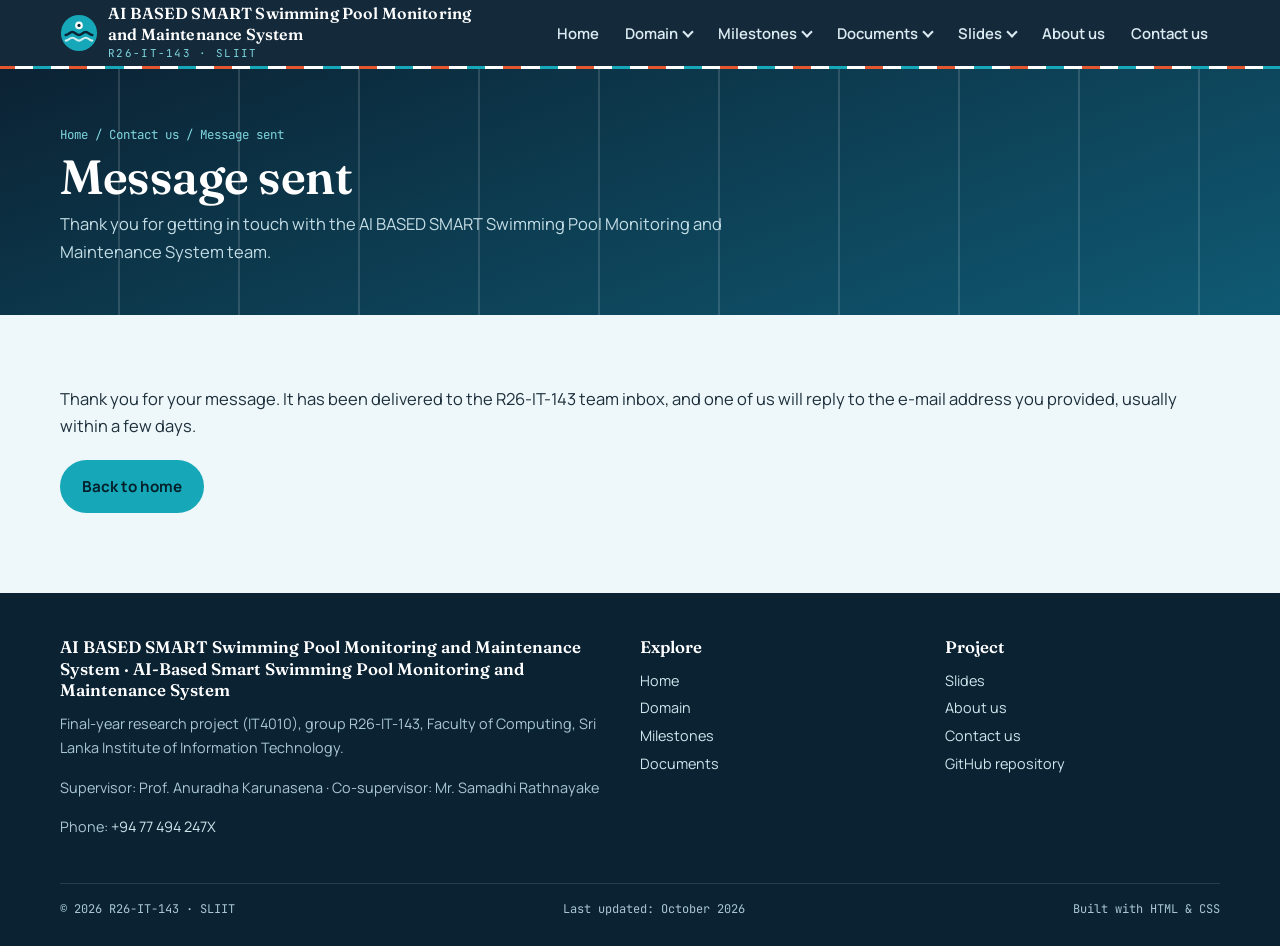
<file: thanks.html>
<!DOCTYPE html>
<html lang="en">
<head>
<meta charset="utf-8">
<meta name="viewport" content="width=device-width, initial-scale=1">
<title>Message sent | AI BASED SMART Swimming Pool Monitoring and Maintenance System · R26-IT-143</title>
<meta name="description" content="Thank you for contacting the AI BASED SMART Swimming Pool Monitoring and Maintenance System project team, R26-IT-143, SLIIT.">
<meta property="og:title" content="Message sent | AI BASED SMART Swimming Pool Monitoring and Maintenance System · R26-IT-143">
<meta property="og:description" content="Thank you for contacting the AI BASED SMART Swimming Pool Monitoring and Maintenance System project team, R26-IT-143, SLIIT.">
<meta property="og:type" content="website">
<meta property="og:image" content="assets/img/crowd.webp">
<meta name="robots" content="noindex">
<link rel="icon" href="assets/img/favicon.svg" type="image/svg+xml">
<link rel="preconnect" href="https://fonts.googleapis.com"><link rel="preconnect" href="https://fonts.gstatic.com" crossorigin>
<link href="https://fonts.googleapis.com/css2?family=Fraunces:opsz,wght@9..144,500;9..144,600&family=JetBrains+Mono:wght@500;600&family=Manrope:wght@400;500;600;700&display=swap" rel="stylesheet">
<link rel="stylesheet" href="assets/css/style.css">
</head>
<body>
<a class="skip-link" href="#main">Skip to content</a>
<header class="site-header"><nav class="wrap nav" aria-label="Main">
<a class="brand" href="index.html"><svg width="38" height="38" viewBox="0 0 40 40" aria-hidden="true"><circle cx="20" cy="20" r="19" fill="#16a8b8"/>
<path d="M6 22c3 0 4-3 7-3s4 3 7 3 4-3 7-3 4 3 7 3" stroke="#0b2233" stroke-width="2.6" fill="none" stroke-linecap="round"/>
<path d="M6 28c3 0 4-3 7-3s4 3 7 3 4-3 7-3 4 3 7 3" stroke="#fff" stroke-width="2.2" fill="none" stroke-linecap="round" opacity=".8"/>
<circle cx="20" cy="12" r="4" fill="#fff"/><circle cx="20" cy="12" r="1.7" fill="#0b2233"/></svg><span><b>AI BASED SMART Swimming Pool Monitoring and Maintenance System</b><small>R26-IT-143 · SLIIT</small></span></a>
<input type="checkbox" id="nav-toggle"><label class="burger" for="nav-toggle" aria-label="Open menu"><span></span></label>
<ul class="menu"><li><a href="index.html">Home</a></li><li class="has-sub"><a href="domain.html">Domain</a><ul class="sub"><li><a href="domain.html#literature">Literature survey</a></li><li><a href="domain.html#gap">Research gap</a></li><li><a href="domain.html#problem">Research problem</a></li><li><a href="domain.html#objectives">Research objectives</a></li><li><a href="domain.html#methodology">Methodology</a></li><li><a href="domain.html#technologies">Technologies used</a></li></ul></li><li class="has-sub"><a href="milestones.html">Milestones</a><ul class="sub"><li><a href="milestones.html#proposal">Project proposal</a></li><li><a href="milestones.html#pp1">Progress presentation 1</a></li><li><a href="milestones.html#pp2">Progress presentation 2</a></li><li><a href="milestones.html#final">Final assessment</a></li><li><a href="milestones.html#viva">Viva</a></li><li><a href="milestones.html#other">Other deliverables</a></li></ul></li><li class="has-sub"><a href="documents.html">Documents</a><ul class="sub"><li><a href="documents.html#charter">Project charter</a></li><li><a href="documents.html#proposal-docs">Proposal documents</a></li><li><a href="documents.html#checklists">Checklists</a></li><li><a href="documents.html#final-docs">Final documents</a></li><li><a href="documents.html#paper">Research paper</a></li></ul></li><li class="has-sub"><a href="presentations.html">Slides</a><ul class="sub"><li><a href="presentations.html#s-proposal">Proposal</a></li><li><a href="presentations.html#s-pp1">Progress 1</a></li><li><a href="presentations.html#s-pp2">Progress 2</a></li><li><a href="presentations.html#s-final">Final</a></li></ul></li><li><a href="about.html">About us</a></li><li><a href="contact.html">Contact us</a></li></ul></nav></header>
<main id="main">
<section class="banner"><div class="wrap"><div class="crumbs"><a href="index.html">Home</a> / <a href="contact.html">Contact us</a> / Message sent</div><h1>Message sent</h1><p>Thank you for getting in touch with the AI BASED SMART Swimming Pool Monitoring and Maintenance System team.</p></div></section>
<section class="block"><div class="wrap">
<p>Thank you for your message. It has been delivered to the R26-IT-143 team inbox, and one of us will reply to the e-mail address you provided, usually within a few days.</p>
<p style="margin-top:20px"><a class="btn btn-primary" href="index.html">Back to home</a></p>
</div></section>
</main>
<footer class="site-footer"><div class="wrap"><div class="cols">
<div><h2>AI BASED SMART Swimming Pool Monitoring and Maintenance System · AI-Based Smart Swimming Pool Monitoring and Maintenance System</h2>
<p>Final-year research project (IT4010), group R26-IT-143, Faculty of Computing, Sri Lanka Institute of Information Technology.</p>
<p>Supervisor: Prof. Anuradha Karunasena · Co-supervisor: Mr. Samadhi Rathnayake</p>
<p>Phone: <a href="tel:+9477494247X">+94 77 494 247X</a></p></div>
<div><h2>Explore</h2><ul><li><a href="index.html">Home</a></li><li><a href="domain.html">Domain</a></li><li><a href="milestones.html">Milestones</a></li><li><a href="documents.html">Documents</a></li></ul></div>
<div><h2>Project</h2><ul><li><a href="presentations.html">Slides</a></li><li><a href="about.html">About us</a></li><li><a href="contact.html">Contact us</a></li><li><a href="https://github.com/muhammadusj001/r26-it-143">GitHub repository</a></li></ul></div>
</div><div class="legal"><span>© 2026 R26-IT-143 · SLIIT</span><span>Last updated: October 2026</span><span>Built with HTML &amp; CSS</span></div></div></footer>
</body>
</html>
</file>
<file: assets/css/style.css>
/* R26-IT-143 · AI BASED SMART Swimming Pool Monitoring and Maintenance System project site — plain CSS, no frameworks */
:root{
  --ink:#0b2233; --ink-2:#163a52; --deep:#0e4c6b; --aqua:#16a8b8; --aqua-2:#7fd6de;
  --foam:#eef7f9; --paper:#ffffff; --line:#d6e6ec; --muted:#55707f; --text:#1c2f3b;
  --rope:#e4572e; --sun:#f2b134; --ok:#2e8b57;
  --radius:14px; --shadow:0 10px 30px -14px rgba(11,34,51,.35);
  --display:"Fraunces",Georgia,"Times New Roman",serif;
  --sans:"Manrope","Segoe UI",system-ui,-apple-system,Arial,sans-serif;
  --mono:"JetBrains Mono",ui-monospace,Consolas,monospace;
}
*{box-sizing:border-box}
html{scroll-behavior:smooth}
body{margin:0;font-family:var(--sans);color:var(--text);background:var(--foam);line-height:1.65;font-size:16.5px}
img{max-width:100%;height:auto;display:block}
a{color:var(--deep)}
a:hover{color:var(--aqua)}
h1,h2,h3{font-family:var(--display);color:var(--ink);line-height:1.15;font-weight:600;letter-spacing:-.01em}
h2{font-size:clamp(1.7rem,3.2vw,2.4rem);margin:0 0 .6rem}
h3{font-size:1.25rem;margin:1.4rem 0 .4rem}
p{margin:.4rem 0 1rem}
.wrap{width:min(1160px,100% - 32px);margin-inline:auto}
.eyebrow{font-family:var(--mono);font-size:.78rem;letter-spacing:.14em;text-transform:uppercase;color:var(--aqua);margin:0 0 .5rem;font-weight:600}
.tba{background:#eef2f4;color:var(--muted);padding:.05em .45em;border-radius:4px;font-style:normal;font-size:.9em}

/* ---------- accessibility: skip link + keyboard focus ---------- */
.skip-link{position:absolute;left:16px;top:-80px;z-index:100;background:var(--aqua);color:#04202b;padding:10px 18px;border-radius:0 0 10px 10px;font-weight:700;text-decoration:none}
.skip-link:focus{top:0;color:#04202b}
a:focus-visible,button:focus-visible,input:focus-visible,select:focus-visible,textarea:focus-visible,summary:focus-visible{outline:3px solid var(--deep);outline-offset:3px}
.site-header :focus-visible,.site-footer :focus-visible,.hero :focus-visible,.banner :focus-visible{outline-color:var(--aqua-2)}

/* ---------- header / nav ---------- */
.site-header{position:sticky;top:0;z-index:50;background:rgba(11,34,51,.96);backdrop-filter:blur(6px);border-bottom:3px solid transparent;
  border-image:repeating-linear-gradient(90deg,var(--rope) 0 18px,#fff 18px 36px,var(--aqua) 36px 54px,#fff 54px 72px) 3}
.nav{display:flex;align-items:center;justify-content:space-between;min-height:66px;gap:16px}
.brand{flex:1;min-width:0;max-width:440px;display:flex;align-items:center;gap:10px;text-decoration:none;color:#fff}
.brand svg{flex:none}
.brand b{display:block;font-family:var(--display);font-size:1rem;line-height:1.3;overflow-wrap:anywhere;font-weight:600;letter-spacing:.01em}
.brand small{display:block;font-family:var(--mono);font-size:.68rem;color:var(--aqua-2);letter-spacing:.12em}
.menu{list-style:none;margin:0;padding:0;display:flex;gap:2px;align-items:center}
.menu>li{position:relative}
.menu a{display:block;padding:10px 12px;color:#dcecf2;text-decoration:none;font-weight:600;font-size:.93rem;border-radius:8px}
.menu>li>a:hover,.menu>li:focus-within>a,.menu a[aria-current=page]{color:#fff;background:rgba(127,214,222,.14)}
.menu a[aria-current=page]{box-shadow:inset 0 -2px 0 var(--aqua)}
.has-sub>a::after{content:"";display:inline-block;margin-left:6px;width:6px;height:6px;border-right:2px solid currentColor;border-bottom:2px solid currentColor;transform:translateY(-3px) rotate(45deg)}
.sub{list-style:none;margin:0;padding:8px;position:absolute;left:0;top:100%;min-width:250px;background:var(--paper);border-radius:12px;box-shadow:var(--shadow);
  opacity:0;visibility:hidden;transform:translateY(6px);transition:.18s ease}
.sub a{color:var(--ink);font-weight:500;padding:9px 12px}
.sub a:hover{background:var(--foam);color:var(--deep)}
.has-sub:hover .sub,.has-sub:focus-within .sub{opacity:1;visibility:visible;transform:none}
#nav-toggle{display:none}
.burger{flex:none;display:none;cursor:pointer;color:#fff;padding:8px;border-radius:8px}
.burger span,.burger span::before,.burger span::after{display:block;width:24px;height:2px;background:#fff;position:relative;content:""}
.burger span::before{position:absolute;top:-7px}.burger span::after{position:absolute;top:7px}

@media (max-width:1100px){
  .burger{display:block}
  .menu{position:absolute;left:0;right:0;top:100%;flex-direction:column;align-items:stretch;background:var(--ink);padding:8px 16px 18px;display:none;max-height:calc(100vh - 70px);overflow:auto}
  #nav-toggle:checked ~ .menu{display:flex}
  .sub{position:static;opacity:1;visibility:visible;transform:none;box-shadow:none;background:transparent;padding:0 0 4px 14px;min-width:0}
  .sub a{color:#a9c7d3;font-size:.88rem;padding:6px 10px}
  .sub a:hover{background:transparent;color:#fff}
}

/* ---------- hero ---------- */
.hero{position:relative;overflow:hidden;color:#eaf6f9;background:
  radial-gradient(1200px 500px at 85% -10%,rgba(22,168,184,.45),transparent 60%),
  radial-gradient(800px 400px at 0% 110%,rgba(14,76,107,.9),transparent 60%),
  linear-gradient(160deg,#0b2233 0%,#0e3a55 55%,#0f5a73 100%)}
.hero::before{content:"";position:absolute;inset:0;opacity:.18;pointer-events:none;
  background:repeating-linear-gradient(90deg,transparent 0 118px,rgba(255,255,255,.55) 118px 120px)}
.hero::after{content:"";position:absolute;left:0;right:0;bottom:-1px;height:70px;background:var(--foam);
  -webkit-mask:radial-gradient(60px 22px at 60px 0,transparent 98%,#000) 0 0/120px 70px repeat-x;
          mask:radial-gradient(60px 22px at 60px 0,transparent 98%,#000) 0 0/120px 70px repeat-x}
.hero::after{content:"";position:absolute;left:0;right:0;bottom:-1px;height:60px;background:url("data:image/svg+xml,%3Csvg xmlns='http://www.w3.org/2000/svg' viewBox='0 0 1440 60' preserveAspectRatio='none'%3E%3Cpath d='M0 30 C 180 0 360 0 540 30 S 900 60 1080 30 S 1350 0 1440 20 V60 H0Z' fill='%23eef7f9'/%3E%3C/svg%3E") center/100% 100% no-repeat}
.hero .wrap{position:relative;z-index:1;padding:84px 0 120px;display:grid;grid-template-columns:1.1fr .9fr;gap:48px;align-items:center}
.hero h1{color:#fff;font-size:clamp(2.2rem,5vw,3.6rem);margin:.2rem 0 1rem}
.hero h1 em{font-style:italic;color:var(--aqua-2)}
.hero p.lead{font-size:1.12rem;color:#c9e3ea;max-width:58ch}
.hero .eyebrow{color:var(--aqua-2)}
.cta{display:flex;flex-wrap:wrap;gap:12px;margin-top:26px}
.btn{display:inline-flex;align-items:center;gap:8px;padding:12px 20px;border-radius:999px;font-weight:700;text-decoration:none;font-size:.95rem;border:2px solid transparent;transition:.15s}
.btn-primary{background:var(--aqua);color:#04202b}
.btn-primary:hover{background:#fff;color:var(--ink)}
.btn-ghost{border-color:rgba(255,255,255,.4);color:#fff}
.btn-ghost:hover{border-color:#fff;color:#fff;background:rgba(255,255,255,.08)}
.hero-card{background:rgba(255,255,255,.07);border:1px solid rgba(255,255,255,.18);border-radius:18px;padding:14px;box-shadow:0 30px 60px -30px rgba(0,0,0,.6)}
.hero-card img{border-radius:10px}
.hero-card figcaption{font-size:.82rem;color:#a9c7d3;margin-top:8px;font-family:var(--mono)}
.meta-row{display:flex;flex-wrap:wrap;gap:18px;margin-top:22px;font-family:var(--mono);font-size:.8rem;color:#a9c7d3}
.meta-row b{color:#fff;font-weight:600}

/* page banner (inner pages) */
.banner{background:linear-gradient(160deg,#0b2233,#0f5a73);color:#dcecf2;position:relative;overflow:hidden}
.banner::before{content:"";position:absolute;inset:0;opacity:.14;background:repeating-linear-gradient(90deg,transparent 0 118px,#fff 118px 120px)}
.banner .wrap{position:relative;padding:56px 0 50px}
.banner h1{color:#fff;font-size:clamp(2rem,4.4vw,3rem);margin:.2rem 0 .4rem}
.banner p{max-width:70ch;color:#c4dde5;margin:0}
.crumbs{font-family:var(--mono);font-size:.78rem;color:var(--aqua-2)}
.crumbs a{color:var(--aqua-2);text-decoration:none}

/* ---------- sections ---------- */
section.block{padding:64px 0}
section.alt{background:var(--paper)}
.grid-2{display:grid;grid-template-columns:1fr 1fr;gap:36px;align-items:start}
.grid-3{display:grid;grid-template-columns:repeat(3,1fr);gap:22px}
.grid-4{display:grid;grid-template-columns:repeat(4,1fr);gap:20px}
.card{background:var(--paper);border:1px solid var(--line);border-radius:var(--radius);padding:24px;box-shadow:0 1px 0 rgba(11,34,51,.03)}
section.alt .card{background:var(--foam)}
.card h3{margin-top:0}
.tag{display:inline-block;font-family:var(--mono);font-size:.72rem;font-weight:600;letter-spacing:.08em;padding:3px 9px;border-radius:999px;background:#dff3f5;color:var(--deep)}
.module{position:relative;overflow:hidden;display:flex;flex-direction:column}
.module .num{font-family:var(--display);font-size:2.4rem;line-height:1;color:var(--aqua);opacity:.3;position:absolute;right:16px;top:14px}
.module .tag{align-self:flex-start}
.module img{border-radius:10px;margin:14px 0 4px;aspect-ratio:16/10;object-fit:cover;border:1px solid var(--line)}
.module p{font-size:.95rem}
.module .who{margin-top:auto;font-size:.85rem;color:var(--muted);border-top:1px dashed var(--line);padding-top:10px}
.stats{display:grid;grid-template-columns:repeat(4,1fr);gap:0;border:1px solid var(--line);border-radius:var(--radius);background:var(--paper);overflow:hidden}
.stat{padding:22px;border-right:1px solid var(--line)}
.stat:last-child{border-right:0}
.stat b{display:block;font-family:var(--display);font-size:2.1rem;color:var(--ink);line-height:1.1}
.stat span{font-size:.85rem;color:var(--muted)}
figure{margin:0}
figure.panel{background:var(--paper);border:1px solid var(--line);border-radius:var(--radius);padding:14px}
figure.panel figcaption{font-size:.85rem;color:var(--muted);margin-top:8px}
.note{border-left:4px solid var(--sun);background:#fff8e6;padding:14px 18px;border-radius:0 10px 10px 0;font-size:.95rem}
.lead-sm{font-size:1.06rem;color:#36505f;max-width:72ch}
ul.check{list-style:none;padding:0;margin:.4rem 0 1rem}
ul.check li{padding-left:28px;position:relative;margin:.35rem 0}
ul.check li::before{content:"";position:absolute;left:4px;top:.55em;width:12px;height:7px;border-left:2.5px solid var(--aqua);border-bottom:2.5px solid var(--aqua);transform:rotate(-45deg)}

/* in-page sub navigation */
.subnav{position:sticky;top:69px;z-index:20;background:var(--paper);border-bottom:1px solid var(--line)}
.subnav .wrap{display:flex;gap:6px;overflow-x:auto;padding:10px 0;scrollbar-width:thin}
.subnav a{white-space:nowrap;text-decoration:none;font-weight:600;font-size:.88rem;color:var(--muted);padding:6px 12px;border-radius:999px;border:1px solid var(--line)}
.subnav a:hover{color:var(--deep);border-color:var(--aqua)}
[id]{scroll-margin-top:130px}

/* tables */
.table-wrap{overflow-x:auto;border:1px solid var(--line);border-radius:var(--radius);background:var(--paper)}
table{border-collapse:collapse;width:100%;font-size:.93rem}
th,td{text-align:left;padding:12px 14px;border-bottom:1px solid var(--line);vertical-align:top}
th{background:#e6f2f5;color:var(--ink);font-weight:700;font-size:.85rem;letter-spacing:.02em}
tr:last-child td{border-bottom:0}
td .yes{color:var(--ok);font-weight:700}
td .no{color:#b0bec5}

/* milestones (drop-down accordion) */
.timeline{position:relative;margin-left:8px;padding-left:28px;border-left:3px dotted var(--aqua-2)}
details.ms{background:var(--paper);border:1px solid var(--line);border-radius:var(--radius);margin:0 0 16px;position:relative}
details.ms::before{content:"";position:absolute;left:-38px;top:22px;width:16px;height:16px;border-radius:50%;background:var(--paper);border:4px solid var(--aqua)}
details.ms.done::before{background:var(--aqua)}
details.ms summary{list-style:none;cursor:pointer;padding:18px 22px;display:grid;grid-template-columns:1fr auto auto auto;gap:14px;align-items:center}
details.ms summary::-webkit-details-marker{display:none}
details.ms summary h2{margin:0;font-size:1.18rem}
details.ms summary .when{font-family:var(--mono);font-size:.8rem;color:var(--muted)}
details.ms summary::after{content:"";width:10px;height:10px;border-right:2.5px solid var(--deep);border-bottom:2.5px solid var(--deep);transform:rotate(45deg);transition:.2s}
details.ms[open] summary::after{transform:rotate(-135deg)}
details.ms .body{padding:0 22px 20px;border-top:1px solid var(--line)}
.kv{display:grid;grid-template-columns:repeat(3,1fr);gap:12px;margin:16px 0}
.kv div{background:var(--foam);border-radius:10px;padding:10px 14px}
.kv small{display:block;font-size:.75rem;color:var(--muted);text-transform:uppercase;letter-spacing:.08em;font-weight:700}
.status{font-family:var(--mono);font-size:.72rem;font-weight:700;padding:4px 10px;border-radius:999px;white-space:nowrap}
.status.done{background:#dcf2e6;color:#1d6b40}
.status.next{background:#fff1cc;color:#7a5600}

/* documents / slides */
.doc{display:flex;gap:16px;align-items:flex-start}
.doc .ico{flex:none;width:46px;height:56px;border-radius:6px;background:linear-gradient(160deg,var(--deep),var(--aqua));position:relative;color:#fff;font-family:var(--mono);font-size:.62rem;font-weight:700;display:flex;align-items:flex-end;justify-content:center;padding-bottom:6px}
.doc .ico::after{content:"";position:absolute;right:0;top:0;border-style:solid;border-width:0 12px 12px 0;border-color:transparent var(--foam) transparent transparent}
section.alt .doc .ico::after{border-color:transparent var(--paper) transparent transparent}
.doc h2,.doc h3{margin:0 0 4px;font-size:1.08rem}
.doc p{margin:0 0 10px;font-size:.92rem;color:#3f5866}
.link{font-weight:700;text-decoration:none;font-size:.9rem}
.link + .link{margin-left:18px}
.doc .doc-date{font-family:var(--mono);font-size:.78rem;color:var(--muted);margin:0 0 6px}
.slide-viewer{display:block;width:100%;aspect-ratio:16/9;margin-top:16px;border:1px solid var(--line);border-radius:var(--radius);background:#fff;overflow:hidden}
.slide-viewer p{padding:20px;margin:0}
@media (max-width:600px){.slide-viewer{aspect-ratio:4/3}}
.link.off{display:inline-block;background:#eef2f4;color:var(--muted);border:1px solid var(--line);border-radius:999px;padding:.15em .7em;font-size:.78rem;font-weight:600;pointer-events:none}

/* team */
.member{text-align:center}
.avatar{width:120px;height:120px;border-radius:50%;margin:0 auto 14px;display:grid;place-items:center;font-family:var(--display);font-size:2.2rem;color:#fff;
  background:conic-gradient(from 200deg,var(--deep),var(--aqua),var(--deep));border:5px solid var(--paper);box-shadow:0 0 0 2px var(--aqua-2)}
.avatar img{width:100%;height:100%;object-fit:cover;border-radius:50%}
.member h3{margin:.2rem 0 0}
.member .role{color:var(--aqua);font-weight:700;font-size:.85rem;margin:.2rem 0 .6rem}
.member p{font-size:.9rem;margin:.2rem 0}
.team{align-items:stretch}
.team .member{display:flex;flex-direction:column;height:100%}
.member .degree{font-size:.8rem;color:var(--muted);margin:0 0 .7rem}
.member-links{margin-top:auto;padding-top:12px;border-top:1px dashed var(--line);overflow-wrap:anywhere}
.member .social{display:flex;justify-content:center;flex-wrap:wrap;gap:8px;margin-top:10px}
.member .social a{display:inline-flex;align-items:center;gap:6px;padding:5px 11px;border:1px solid var(--line);border-radius:999px;font-size:.8rem;font-weight:600;text-decoration:none;color:var(--deep)}
.member .social a:hover{border-color:var(--aqua);color:var(--aqua)}

/* contact */
form.contact{display:grid;gap:14px}
form.contact label{font-weight:700;font-size:.88rem}
form.contact input,form.contact textarea,form.contact select{width:100%;padding:12px 14px;border:1px solid var(--line);border-radius:10px;font:inherit;background:var(--paper)}
form.contact input:focus,form.contact textarea:focus,form.contact select:focus{outline:3px solid rgba(22,168,184,.25);border-color:var(--aqua)}
form.contact input:focus-visible,form.contact textarea:focus-visible,form.contact select:focus-visible{outline:3px solid var(--deep);outline-offset:2px}
pre.template{white-space:pre-wrap;background:var(--ink);color:#d5ecf1;border-radius:var(--radius);padding:20px;font-family:var(--mono);font-size:.85rem;line-height:1.6;overflow-x:auto}

/* footer */
.site-footer{background:var(--ink);color:#a9c7d3;padding:44px 0 26px;font-size:.9rem}
.site-footer .cols{display:grid;grid-template-columns:2fr 1fr 1fr;gap:30px}
.site-footer h2{color:#fff;font-family:var(--display);font-weight:600;font-size:1.05rem;line-height:1.3;letter-spacing:0;margin:0 0 10px}
.site-footer a{color:#cfe6ed;text-decoration:none}
.site-footer a:hover{color:var(--aqua-2)}
.site-footer ul{list-style:none;padding:0;margin:0}
.site-footer li{margin:4px 0}
.site-footer .legal{border-top:1px solid rgba(255,255,255,.12);margin-top:28px;padding-top:16px;font-family:var(--mono);font-size:.75rem;display:flex;justify-content:space-between;flex-wrap:wrap;gap:8px}

@media (max-width:960px){
  .hero .wrap,.grid-2{grid-template-columns:1fr}
  .grid-3,.grid-4{grid-template-columns:1fr 1fr}
  .stats{grid-template-columns:1fr 1fr}
  .stat:nth-child(2){border-right:0}
  .stat:nth-child(-n+2){border-bottom:1px solid var(--line)}
  .site-footer .cols{grid-template-columns:1fr}
  .kv{grid-template-columns:1fr}
}
@media (max-width:600px){
  body{font-size:16px}
  .grid-3,.grid-4{grid-template-columns:1fr}
  .hero .wrap{padding:54px 0 100px}
  section.block{padding:46px 0}
  details.ms summary{grid-template-columns:1fr auto auto}
  details.ms summary .when{grid-column:1/-1;order:3}
  .subnav{top:66px}
}
@media (prefers-reduced-motion:reduce){*{transition:none!important;scroll-behavior:auto!important}}
</file>
